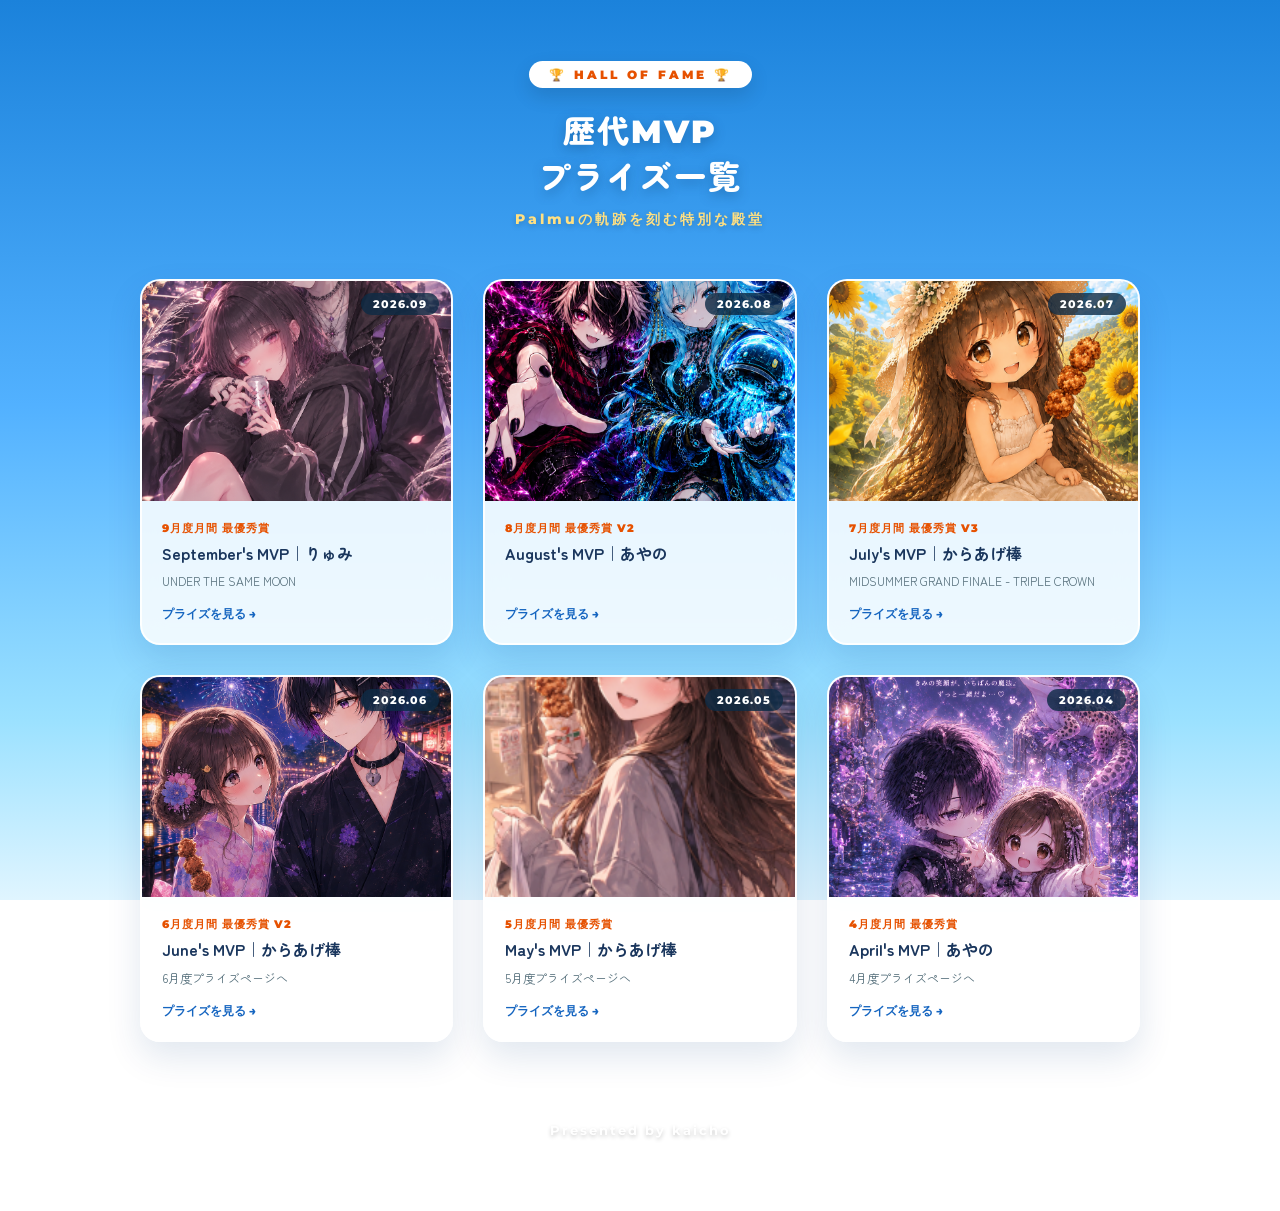
<file: index.html>
<!DOCTYPE html>
<html lang="ja">
<head>
    <meta charset="UTF-8">
    <meta name="viewport" content="width=device-width, initial-scale=1.0">
    <title>歴代MVP<br>プライズ一覧</title>
    
    <link rel="preconnect" href="https://fonts.googleapis.com">
    <link rel="preconnect" href="https://fonts.gstatic.com" crossorigin>
    <link href="https://fonts.googleapis.com/css2?family=Montserrat:wght@400;800;900&family=Zen+Maru+Gothic:wght@500;700;900&display=swap" rel="stylesheet">
    
    <link rel="stylesheet" href="css/gallery.style.css">
</head>
<body>

    <div class="wrapper">

        <!-- ヘッダー -->
        <header class="header">
            <div class="v3-badge">🏆 HALL OF FAME 🏆</div>
            <h1>歴代MVP<br>プライズ一覧</h1>
            <p class="subtitle">Palmuの軌跡を刻む特別な殿堂</p>
        </header>

        <!-- ギャラリーカード一覧 -->
        <main class="gallery-grid">

<!-- 2026年9月 -->
<a href="months/2026-09.html" class="card">
    <div class="card-image">
        <img src="images/lockscreen09.png" alt="9月MVP リュミ">
        <span class="month-badge">2026.09</span>
    </div>

    <div class="card-content">
        <span class="tag">9月度月間 最優秀賞</span>
        <h2 class="card-title">September's MVP｜りゅみ</h2>
        <p class="card-desc">UNDER THE SAME MOON</p>
        <span class="btn-view">プライズを見る →</span>
    </div>
</a>

            <!-- 2026年8月 -->
            <a href="months/2026-08.html" class="card">
                <div class="card-image">
                    <img src="images/lockscreen08.png" alt="8月MVP あやの V2">
                    <span class="month-badge">2026.08</span>
                </div>
                <div class="card-content">
                    <span class="tag">8月度月間 最優秀賞 V2</span>
                    <h2 class="card-title">August's  MVP｜あやの</h2>
                    <span class="btn-view">プライズを見る →</span>
                </div>
            </a>


            <!-- 2026年7月 -->
            <a href="months/2026-07.html" class="card">
                <div class="card-image">
                    <img src="images/lockscreen07.png" alt="7月MVP からあげ棒 V3">
                    <span class="month-badge">2026.07</span>
                </div>
                <div class="card-content">
                    <span class="tag">7月度月間 最優秀賞 V3</span>
                    <h2 class="card-title">July's  MVP｜からあげ棒</h2>
                    <p class="card-desc">MIDSUMMER GRAND FINALE - TRIPLE CROWN</p>
                    <span class="btn-view">プライズを見る →</span>
                </div>
            </a>

            <!-- 2026年6月（サンプルのためダミーリンク） -->
            <a href="months/2026-06.html" class="card">
                <div class="card-image">
                    <img src="images/lockscreen06.png" alt="6月MVP からあげ棒 V2">

                    <span class="month-badge">2026.06</span>
                </div>
                <div class="card-content">
                    <span class="tag">6月度月間 最優秀賞 V2</span>
                    <h2 class="card-title">June's  MVP｜からあげ棒</h2>
                    <p class="card-desc">6月度プライズページへ</p>
                    <span class="btn-view">プライズを見る →</span>
                </div>
            </a>

            <!-- 2026年5月 -->
            <a href="months/2026-05.html" class="card">
                <div class="card-image">
                    <img src="images/mvp5.webp" alt="5月MVP からあげ棒 ">
                    <span class="month-badge">2026.05</span>
                </div>
                <div class="card-content">
                    <span class="tag">5月度月間 最優秀賞 </span>
                    <h2 class="card-title">May's  MVP｜からあげ棒</h2>
                    <p class="card-desc">5月度プライズページへ</p>
                    <span class="btn-view">プライズを見る →</span>
                </div>
            </a>

            <!-- 2026年4月 -->
            <a href="months/2026-04.html" class="card">
                <div class="card-image">
                    <img src="images/lockscreen04.png" alt="4月MVP あやの">
                    <span class="month-badge">2026.04</span>
                </div>
                <div class="card-content">
                    <span class="tag">4月度月間 最優秀賞</span>
                    <h2 class="card-title">April's  MVP｜あやの</h2>
                    <p class="card-desc">4月度プライズページへ</p>
                    <span class="btn-view">プライズを見る →</span>
                </div>
            </a>

        </main>

        <!-- フッター -->
        <footer class="footer">
            <p class="footer-sign">Presented by kaicho</p>
        </footer>

    </div>

</body>
</html>
</file>
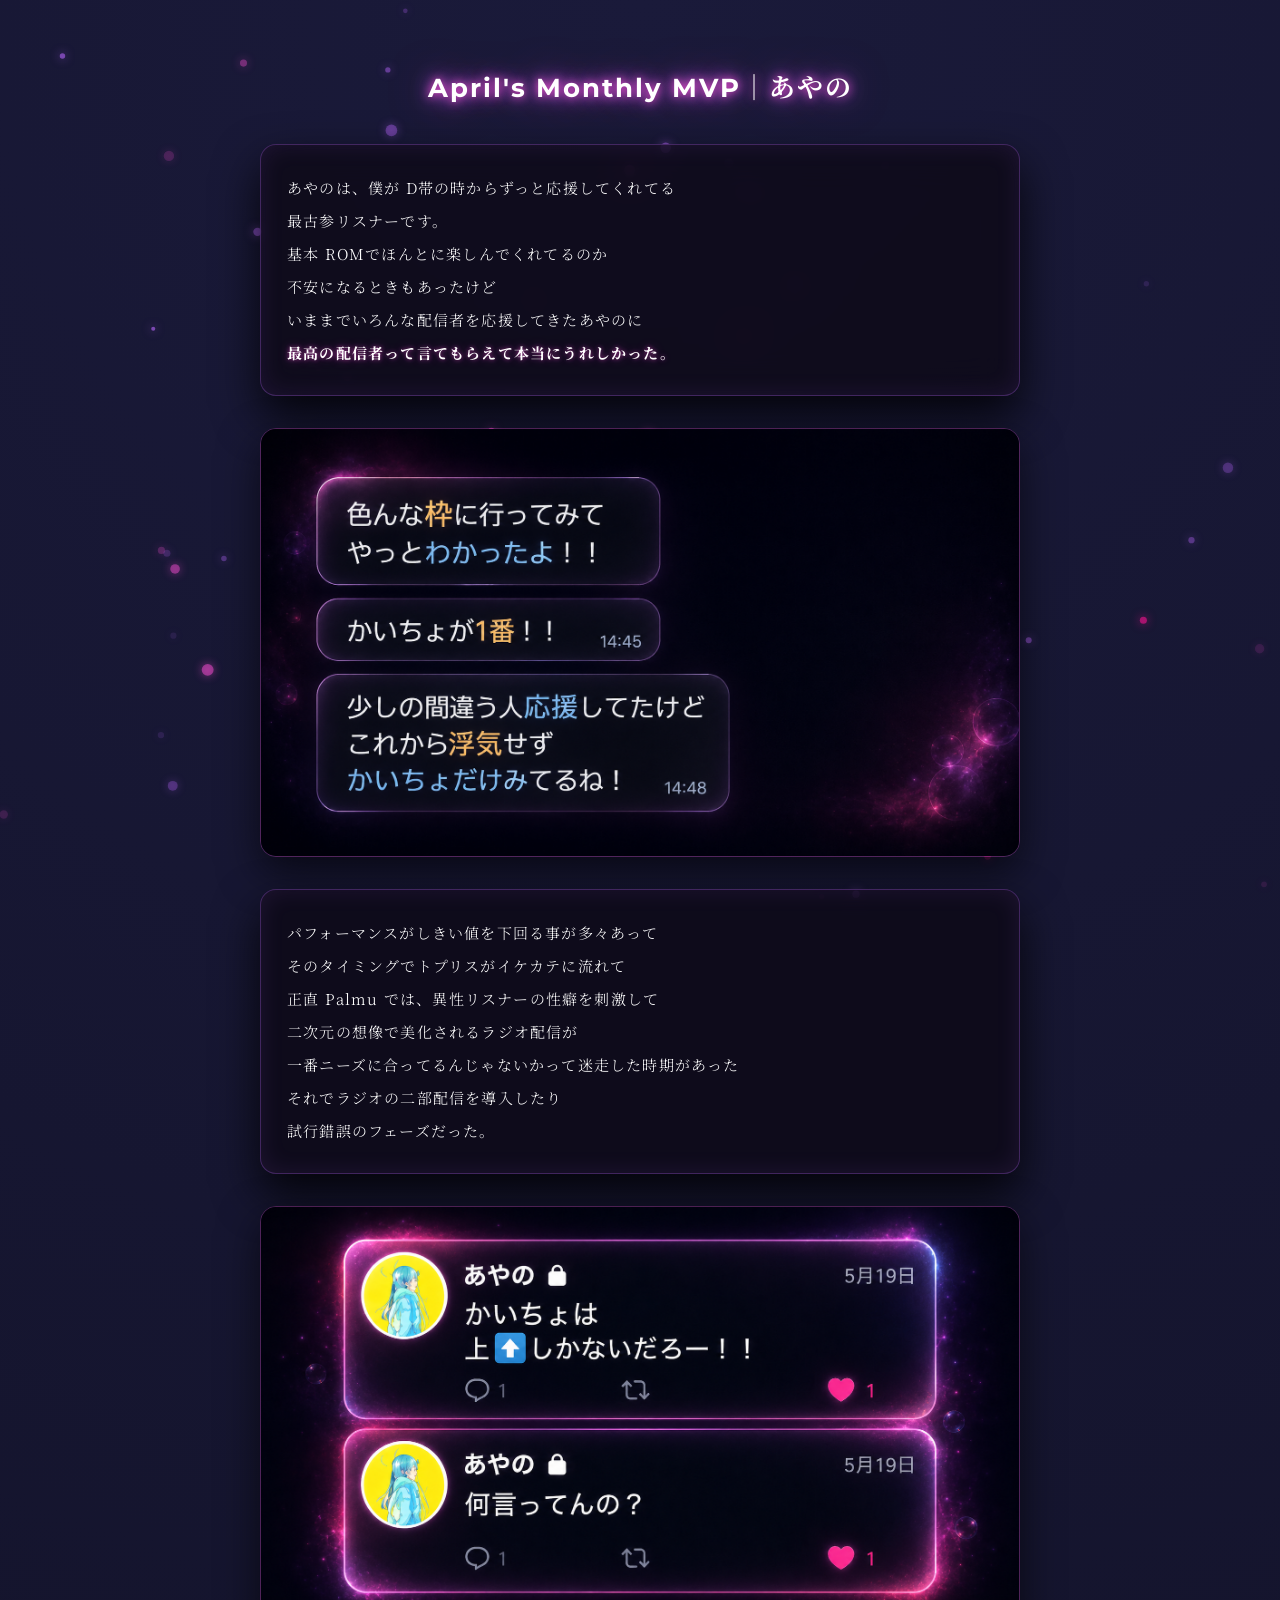
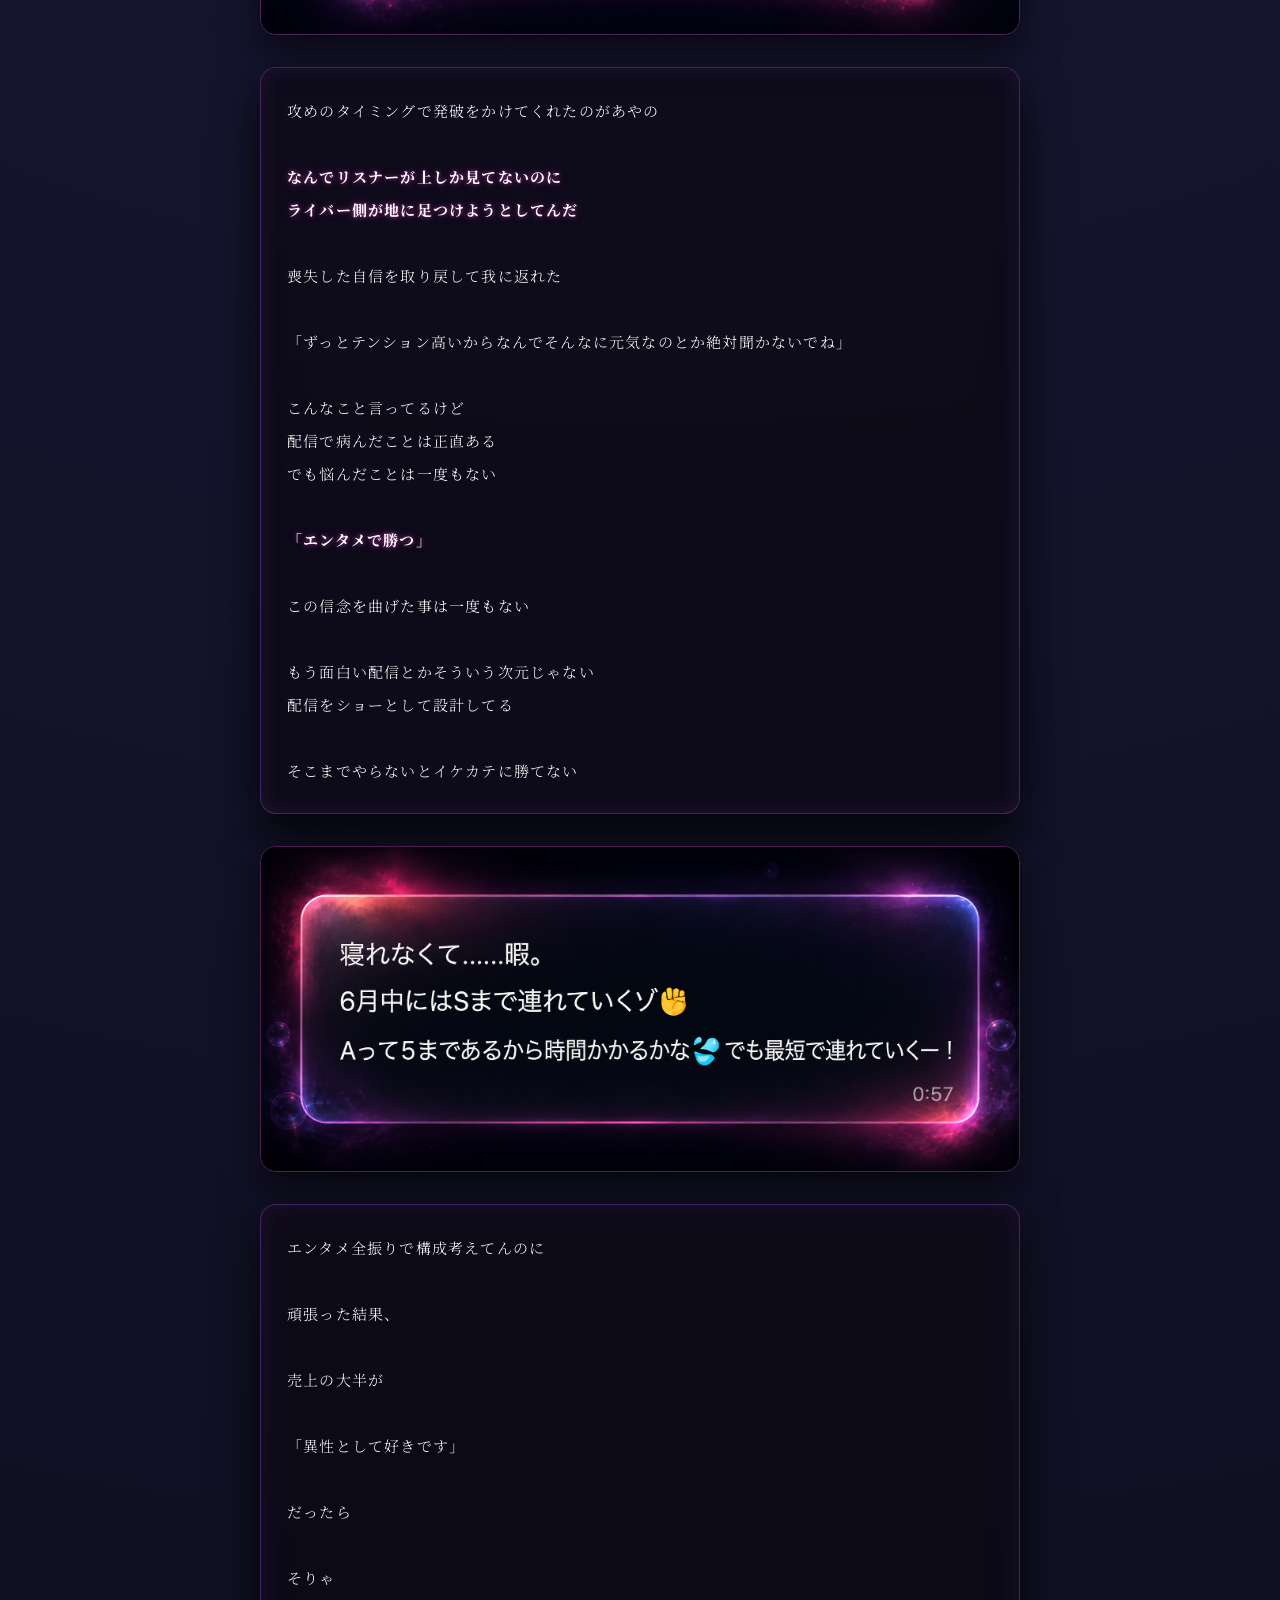
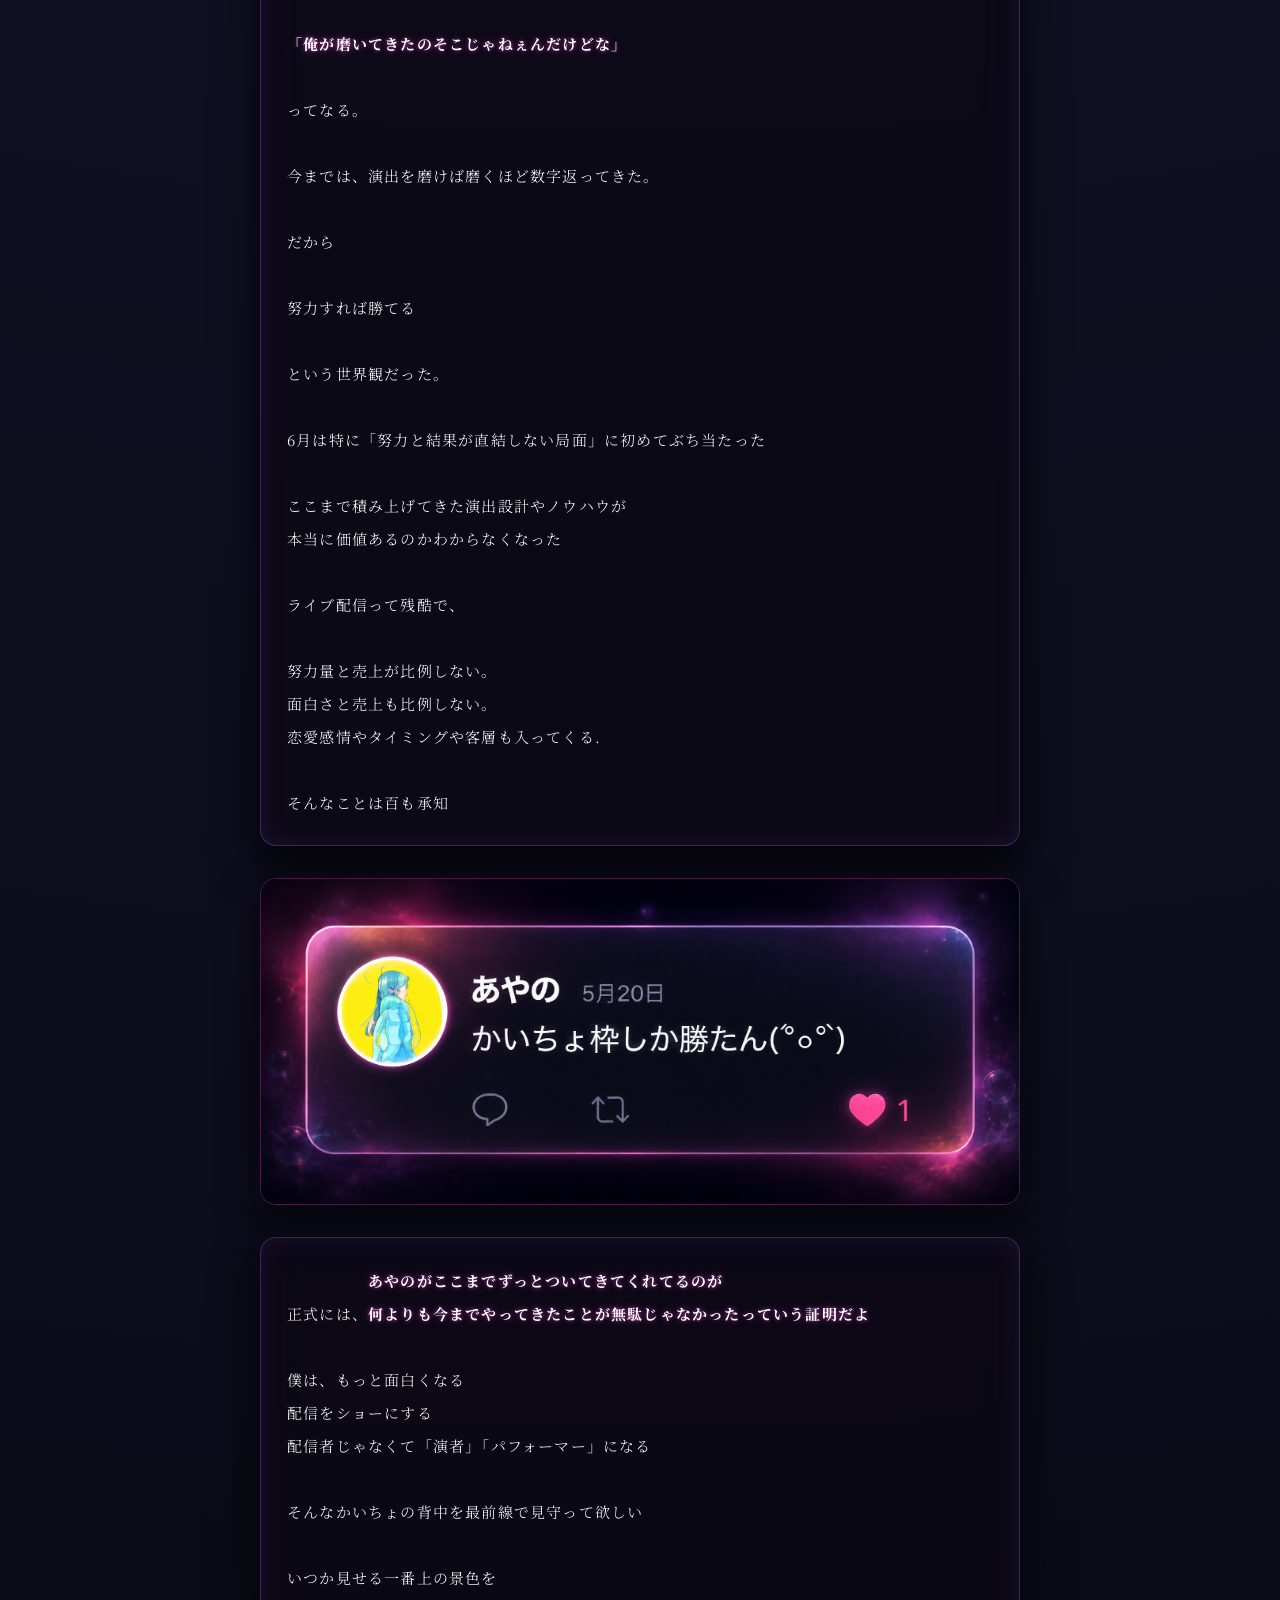
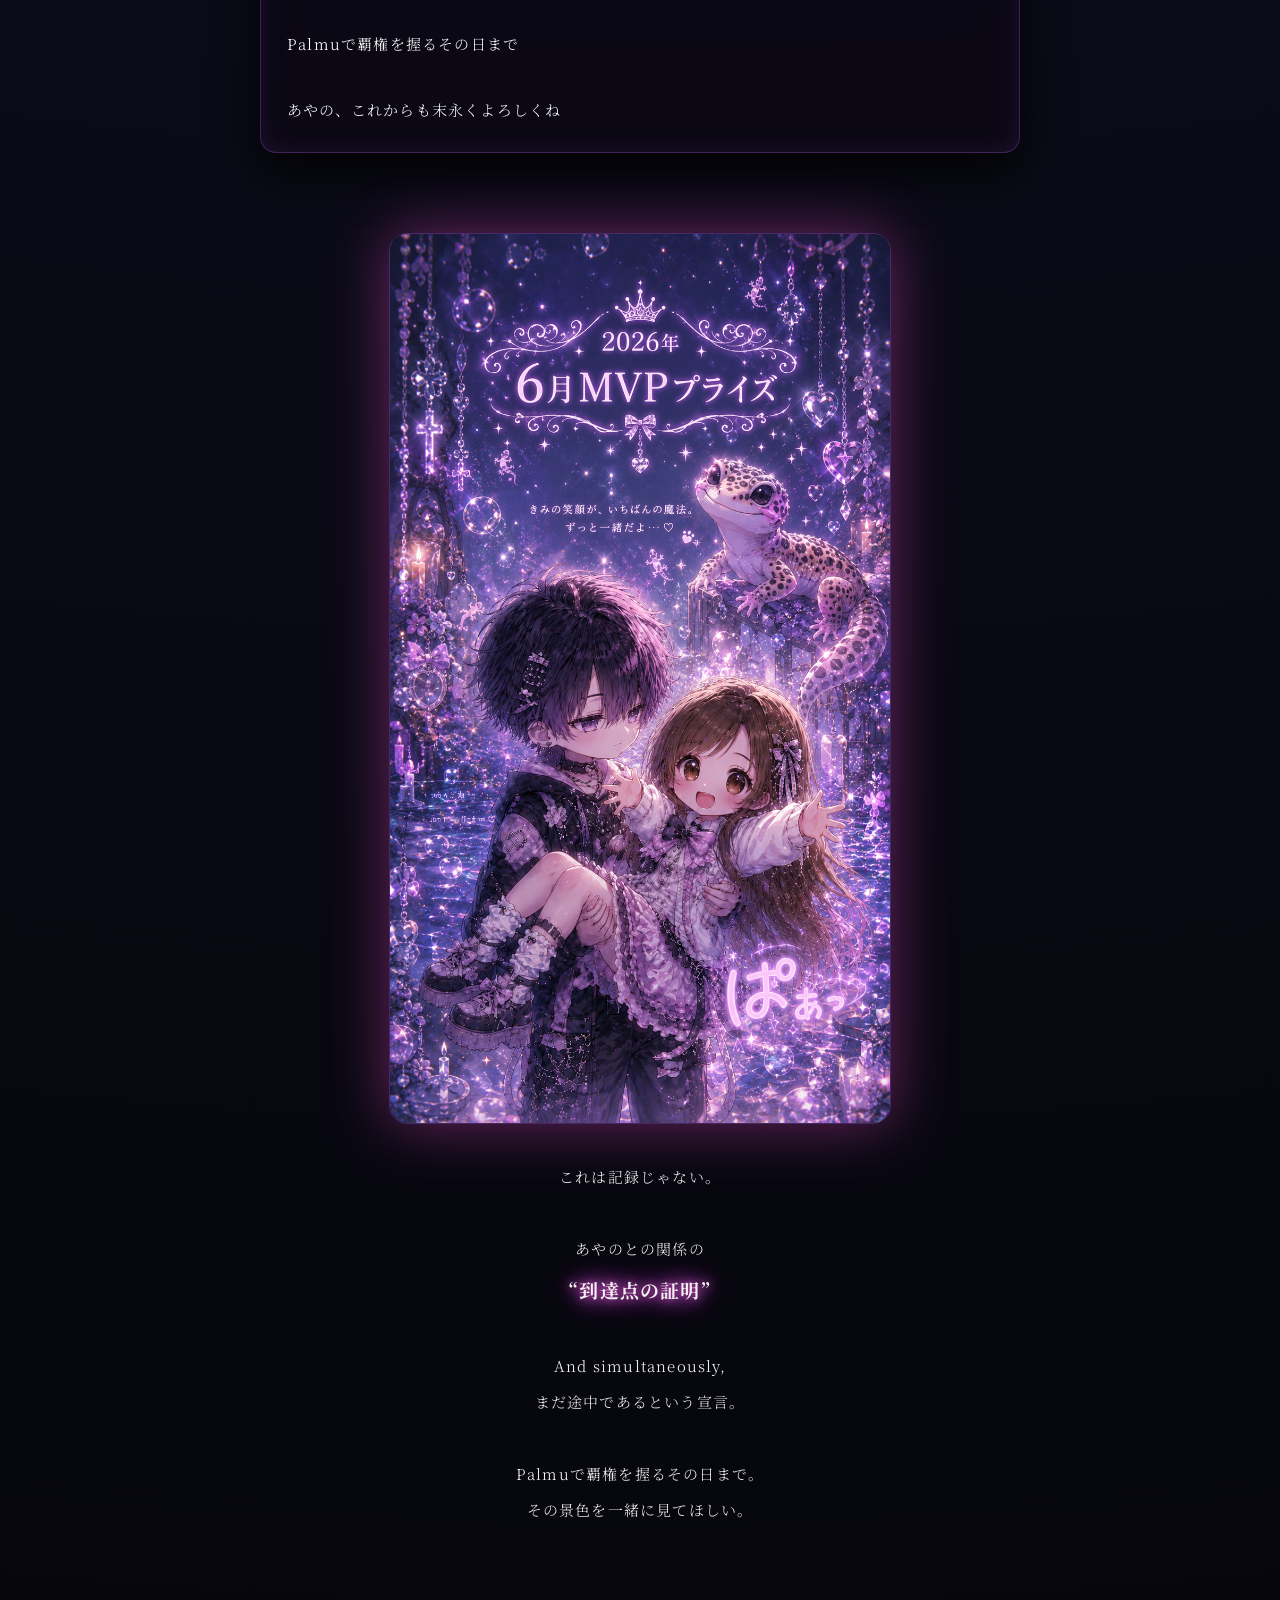
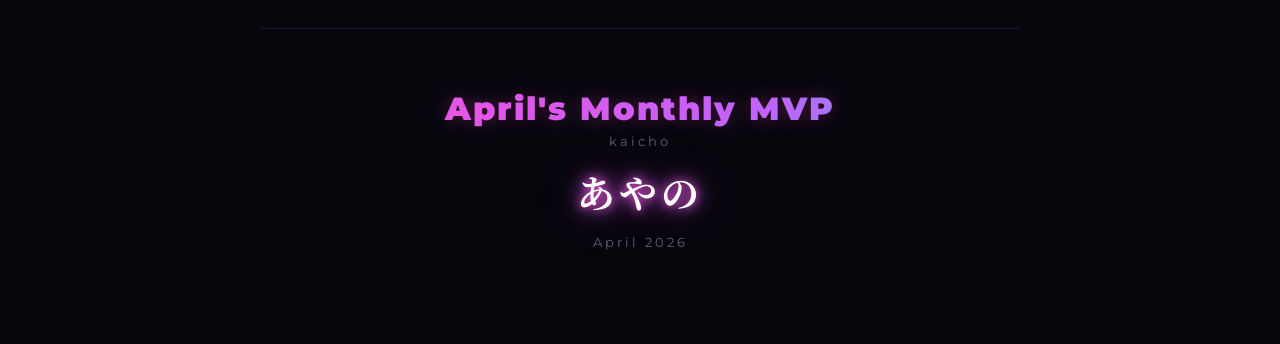
<file: 2026-04.html>
<!DOCTYPE html>
<html lang="ja">
<head>
<meta charset="UTF-8">
<meta name="viewport" content="width=device-width, initial-scale=1.0">
<title>April's Monthly MVP｜あやの</title>

<!-- Google Fonts 読み込み：明朝体と美しい欧文フォント -->
<link rel="preconnect" href="https://fonts.googleapis.com">
<link rel="preconnect" href="https://fonts.gstatic.com" crossorigin>
<link href="https://fonts.googleapis.com/css2?family=Montserrat:wght@300;400;800;900&family=Noto+Serif+JP:wght@300;500;700&display=swap" rel="stylesheet">

<style>
/* ==========================================================================
   地雷ファンタジー・儚さバブル特化型 最終確定版カスタムCSS
   ========================================================================== */
body {
    margin: 0;
    font-family: "Noto Serif JP", serif;
    background: radial-gradient(circle at top, #1a1a3a, #05050a);
    color: #fff;
    overflow-x: hidden;
}

.wrapper {
    max-width: 760px;
    margin: 0 auto;
    padding: 50px 18px;
    position: relative;
    z-index: 10;
}

.header {
    text-align: center;
    margin-bottom: 40px;
}

.header h1 {
    font-family: "Montserrat", "Noto Serif JP", serif;
    font-size: 26px;
    font-weight: 700;
    color: #fff;
    letter-spacing: 2px;
    text-shadow: 
        0 0 10px #ff4fd8,
        0 0 20px #b967ff,
        0 0 40px rgba(255, 79, 216, 0.5);
}

/* 原文（極上明朝体 ＆ 絶妙な文字間隔でエモさ限界突破） */
.story {
    margin: 32px 0;
    padding: 26px;
    background: rgba(12, 8, 20, 0.75);
    backdrop-filter: blur(20px);
    -webkit-backdrop-filter: blur(20px);
    border-radius: 16px;
    border: 1px solid rgba(185, 103, 255, 0.3);
    box-shadow: 
        0 20px 45px rgba(0, 0, 0, 0.8),
        inset 0 0 25px rgba(185, 103, 255, 0.1);
    white-space: pre-wrap;
    line-height: 2.2;
    font-size: 15px;
    letter-spacing: 0.08em;
    font-weight: 300;
}

/* 画像カード（ホバーで神ネオンがさらにブーストする演出） */
.card {
    border-radius: 16px;
    overflow: hidden;
    border: 1px solid rgba(255, 79, 216, 0.25);
    box-shadow: 0 15px 40px rgba(0,0,0,0.6);
    margin: 32px 0;
    transition: transform 0.4s cubic-bezier(0.16, 1, 0.3, 1), box-shadow 0.4s ease, border-color 0.4s ease;
}

.card:hover {
    transform: translateY(-5px) scale(1.01);
    border-color: #ff4fd8;
    box-shadow: 
        0 25px 50px rgba(0, 0, 0, 0.8),
        0 0 30px rgba(255, 79, 216, 0.4);
}

.card img {
    width: 100%;
    display: block;
}

/* 特典ロック画面（最後） */
.end {
    margin-top: 80px;
    text-align: center;
}

.end img {
    width: 100%;
    max-width: 500px; /* 縦長スマホ壁紙を綺麗に見せるための最適幅 */
    margin: 0 auto;
    border-radius: 18px;
    border: 1px solid rgba(185, 103, 255, 0.35);
    box-shadow: 0 0 60px rgba(255, 79, 216, 0.4);
    display: block;
}

.end-text {
    margin-top: 35px;
    font-size: 15px;
    line-height: 2.4;
    opacity: 0.95;
    letter-spacing: 0.08em;
    font-weight: 300;
}

.glow {
    color: #fff;
    font-weight: 700;
    font-size: 19px;
    text-shadow: 
        0 0 10px #ff4fd8,
        0 0 20px #b967ff,
        0 0 30px #ff4fd8;
}

/* スクロールフェードイン用 */
.reveal {
    opacity: 0;
    transform: translateY(40px);
    transition: opacity 1.6s cubic-bezier(0.215, 0.610, 0.355, 1), transform 1.6s cubic-bezier(0.215, 0.610, 0.355, 1);
}

.reveal.show {
    opacity: 1;
    transform: translateY(0);
}

/* 夜に明滅するネオン強調 */
.vague-glow {
    color: #fff;
    font-weight: 700;
    position: relative;
    display: inline-block;
    text-shadow: 
        0 0 4px rgba(255, 79, 216, 0.6),
        0 0 12px rgba(255, 79, 216, 0.3);
    animation: vaguePulse 4s infinite ease-in-out;
}

@keyframes vaguePulse {
    0%, 100% {
        text-shadow: 
            0 0 4px rgba(255, 79, 216, 0.6),
            0 0 12px rgba(255, 79, 216, 0.3);
        opacity: 0.9;
    }
    50% {
        text-shadow: 
            0 0 8px #ff4fd8,
            0 0 20px #b967ff,
            0 0 30px rgba(255, 79, 216, 0.8);
        opacity: 1;
    }
}

/* フッターデザイン */
footer {
    margin-top: 100px;
    padding: 60px 0 40px 0;
    text-align: center;
    border-top: 1px solid rgba(255, 79, 216, 0.15);
    position: relative;
    z-index: 10;
}

.footer-mvp {
    font-family: "Montserrat", sans-serif;
    font-size: 32px;
    font-weight: 900;
    letter-spacing: 2px;
    margin-bottom: 5px;
    background: linear-gradient(90deg, #ff4fd8, #b967ff, #00f0ff, #ff4fd8);
    background-size: 200% auto;
    -webkit-background-clip: text;
    background-clip: text;
    -webkit-text-fill-color: transparent;
    animation: shineFlow 4s linear infinite;
    text-shadow: 0 0 20px rgba(255, 79, 216, 0.3);
}

.footer-ayano {
    font-size: 38px;
    font-weight: 700;
    letter-spacing: 4px;
    color: #fff;
    margin: 15px 0;
    text-shadow: 
        0 0 10px #ff4fd8,
        0 0 20px #b967ff,
        0 0 40px rgba(255, 79, 216, 0.6);
}

.footer-sub {
    font-family: "Montserrat", sans-serif;
    font-size: 13px;
    color: #a0a0b0;
    letter-spacing: 3px;
    opacity: 0.6;
    margin: 4px 0;
    font-weight: 400;
}

@keyframes shineFlow {
    0% { background-position: 0% center; }
    100% { background-position: 200% center; }
}
</style>

</head>

<body>

<div class="wrapper">

    <div class="header">
        <h1>April's Monthly MVP｜あやの</h1>
    </div>

    <div class="story">あやのは、僕が D帯の時からずっと応援してくれてる
最古参リスナーです。
基本 ROMでほんとに楽しんでくれてるのか
不安になるときもあったけど
いままでいろんな配信者を応援してきたあやのに
<span class="vague-glow">最高の配信者って言てもらえて本当にうれしかった。</span></div>

    <!-- 1枚目：上しかないだろ / 何言ってんの -->
    <div class="card">
        <img src="../images/tweet04.png" alt="MVPツイート画像01">
    </div>

    <div class="story">パフォーマンスがしきい値を下回る事が多々あって
そのタイミングでトプリスがイケカテに流れて
正直 Palmu では、異性リスナーの性癖を刺激して
二次元の想像で美化されるラジオ配信が
一番ニーズに合ってるんじゃないかって迷走した時期があった
それでラジオの二部配信を導入したり
試行錯誤のフェーズだった。</div>

    <!-- 2枚目：かいちょ枠しか勝たん -->
    <div class="card">
        <img src="../images/tweet01.png" alt="MVPツイート画像02">
    </div>

    <div class="story">攻めのタイミングで発破をかけてくれたのがあやの

<span class="vague-glow">なんでリスナーが上しか見てないのに
ライバー側が地に足つけようとしてんだ</span>

喪失した自信を取り戻して我に返れた

「ずっとテンション高いからなんでそんなに元気なのとか絶対聞かないでね」

こんなこと言ってるけど
配信で病んだことは正直ある
でも悩んだことは一度もない

<span class="vague-glow">「エンタメで勝つ」</span>

この信念を曲げた事は一度もない

もう面白い配信とかそういう次元じゃない
配信をショーとして設計してる

そこまでやらないとイケカテに勝てない</div>

    <!-- 4枚目：新デザイン・色んな枠に行ってみて（ここへ美しく挿入！） -->
    <div class="card">
        <img src="../images/tweet03.png" alt="MVPツイート画像04">
    </div>

    <div class="story">エンタメ全振りで構成考えてんのに

頑張った結果、

売上の大半が

「異性として好きです」

だったら

そりゃ

<span class="vague-glow">「俺が磨いてきたのそこじゃねぇんだけどな」</span>

ってなる。

今までは、演出を磨けば磨くほど数字返ってきた。

だから

努力すれば勝てる

という世界観だった。

6月は特に「努力と結果が直結しない局面」に初めてぶち当たった

ここまで積み上げてきた演出設計やノウハウが
本当に価値あるのかわからなくなった

ライブ配信って残酷で、

努力量と売上が比例しない。
面白さと売上も比例しない。
恋愛感情やタイミングや客層も入ってくる.

そんなことは百も承知</div>

    <!-- 3枚目：6月中にはSまで連れていくゾ -->
    <div class="card">
        <img src="../images/tweet02.png" alt="MVPツイート画像03">
    </div>

    <div class="story">正式には、<span class="vague-glow">あやのがここまでずっとついてきてくれてるのが
何よりも今までやってきたことが無駄じゃなかったっていう証明だよ</span>

僕は、もっと面白くなる
配信をショーにする
配信者じゃなくて「演者」「パフォーマー」になる

そんなかいちょの背中を最前線で見守って欲しい

いつか見せる一番上の景色を

Palmuで覇権を握るその日まで

あやの、これからも末永くよろしくね</div>

    <!-- 最後：究極のご褒美ロック画面 -->
    <div class="end">

        <img src="../images/lockscreen04.png" alt="特典ロック画面グラフィック">

        <div class="end-text">
            これは記録じゃない。<br><br>

            あやのとの関係の<br>
            <span class="glow">“到達点の証明”</span><br><br>

            And simultaneously, <br>
            まだ途中であるという宣言。<br><br>

            Palmuで覇権を握るその日まで。<br>
            その景色を一緒に見てほしい。
        </div>

    </div>

    <footer>
        <div class="footer-mvp">April's Monthly MVP</div>
        <div class="footer-sub">kaicho</div>
        <div class="footer-ayano">あやの</div>
        <div class="footer-sub">April 2026</div>
    </footer>
</div>

<canvas id="particles" style="position: fixed; inset: 0; pointer-events: none; z-index: 1;"></canvas>

<script>
// スクロールフェードイン演出
const observer = new IntersectionObserver((entries) => {
  entries.forEach((entry) => {
    if (entry.isIntersecting) {
      entry.target.classList.add("show");
    }
  });
}, {
  threshold: 0.1
});

document.querySelectorAll(".story, .card, .end, footer").forEach((el) => {
  el.classList.add("reveal");
  observer.observe(el);
});

// Canvas：永遠のネオンバブル
const canvas = document.getElementById("particles");
const ctx = canvas.getContext("2d");
let particles = [];

function resize() {
  canvas.width = window.innerWidth;
  canvas.height = window.innerHeight;
  initParticles();
}

function initParticles() {
  particles = [];
  for (let i = 0; i < 60; i++) {
    const colors = ["#ff4fd8", "#b967ff", "#ff1493"];
    const randomColor = colors[Math.floor(Math.random() * colors.length)];
    
    particles.push({
      x: Math.random() * canvas.width,
      y: Math.random() * canvas.height,
      size: Math.random() * 4 + 2, 
      speedY: Math.random() * 0.4 + 0.15, 
      speedX: Math.sin(Math.random() * Math.PI) * 0.2, 
      opacity: Math.random() * 0.5 + 0.1,
      fadeSpeed: Math.random() * 0.003 + 0.001, 
      color: randomColor
    });
  }
}

window.addEventListener("resize", resize);
resize();

function animate() {
  ctx.clearRect(0, 0, canvas.width, canvas.height);

  particles.forEach((p) => {
    ctx.beginPath();
    ctx.fillStyle = p.color;
    ctx.shadowBlur = 10;
    ctx.shadowColor = p.color;
    
    ctx.globalAlpha = p.opacity;
    ctx.arc(p.x, p.y, p.size, 0, Math.PI * 2);
    ctx.fill();

    p.y -= p.speedY;
    p.x += p.speedX;
    p.opacity -= p.fadeSpeed;

    if (p.y < -20 || p.opacity <= 0) {
      p.y = canvas.height + Math.random() * 30;
      p.x = Math.random() * canvas.width;
      p.opacity = Math.random() * 0.5 + 0.2;
    }
  });
  
  ctx.globalAlpha = 1.0; 
  requestAnimationFrame(animate);
}

animate();
</script>

</body>
</html>
</file>
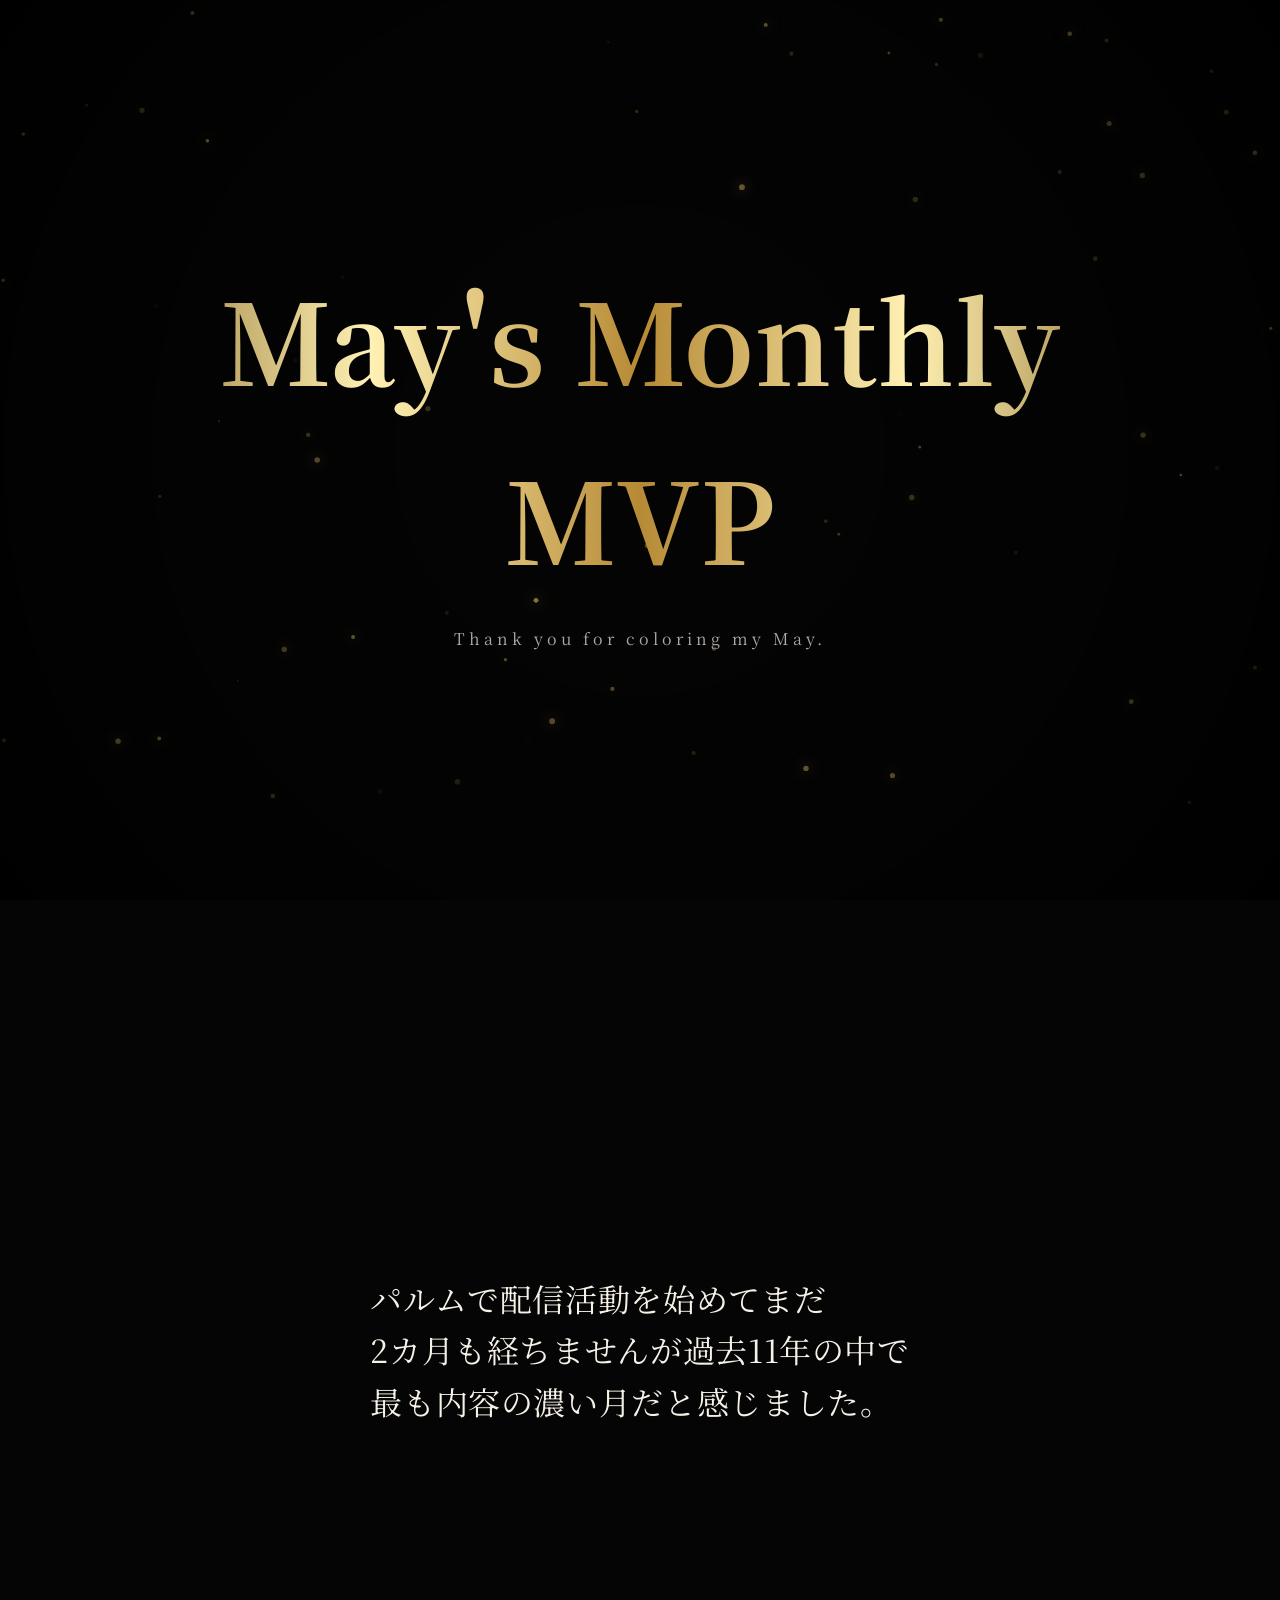
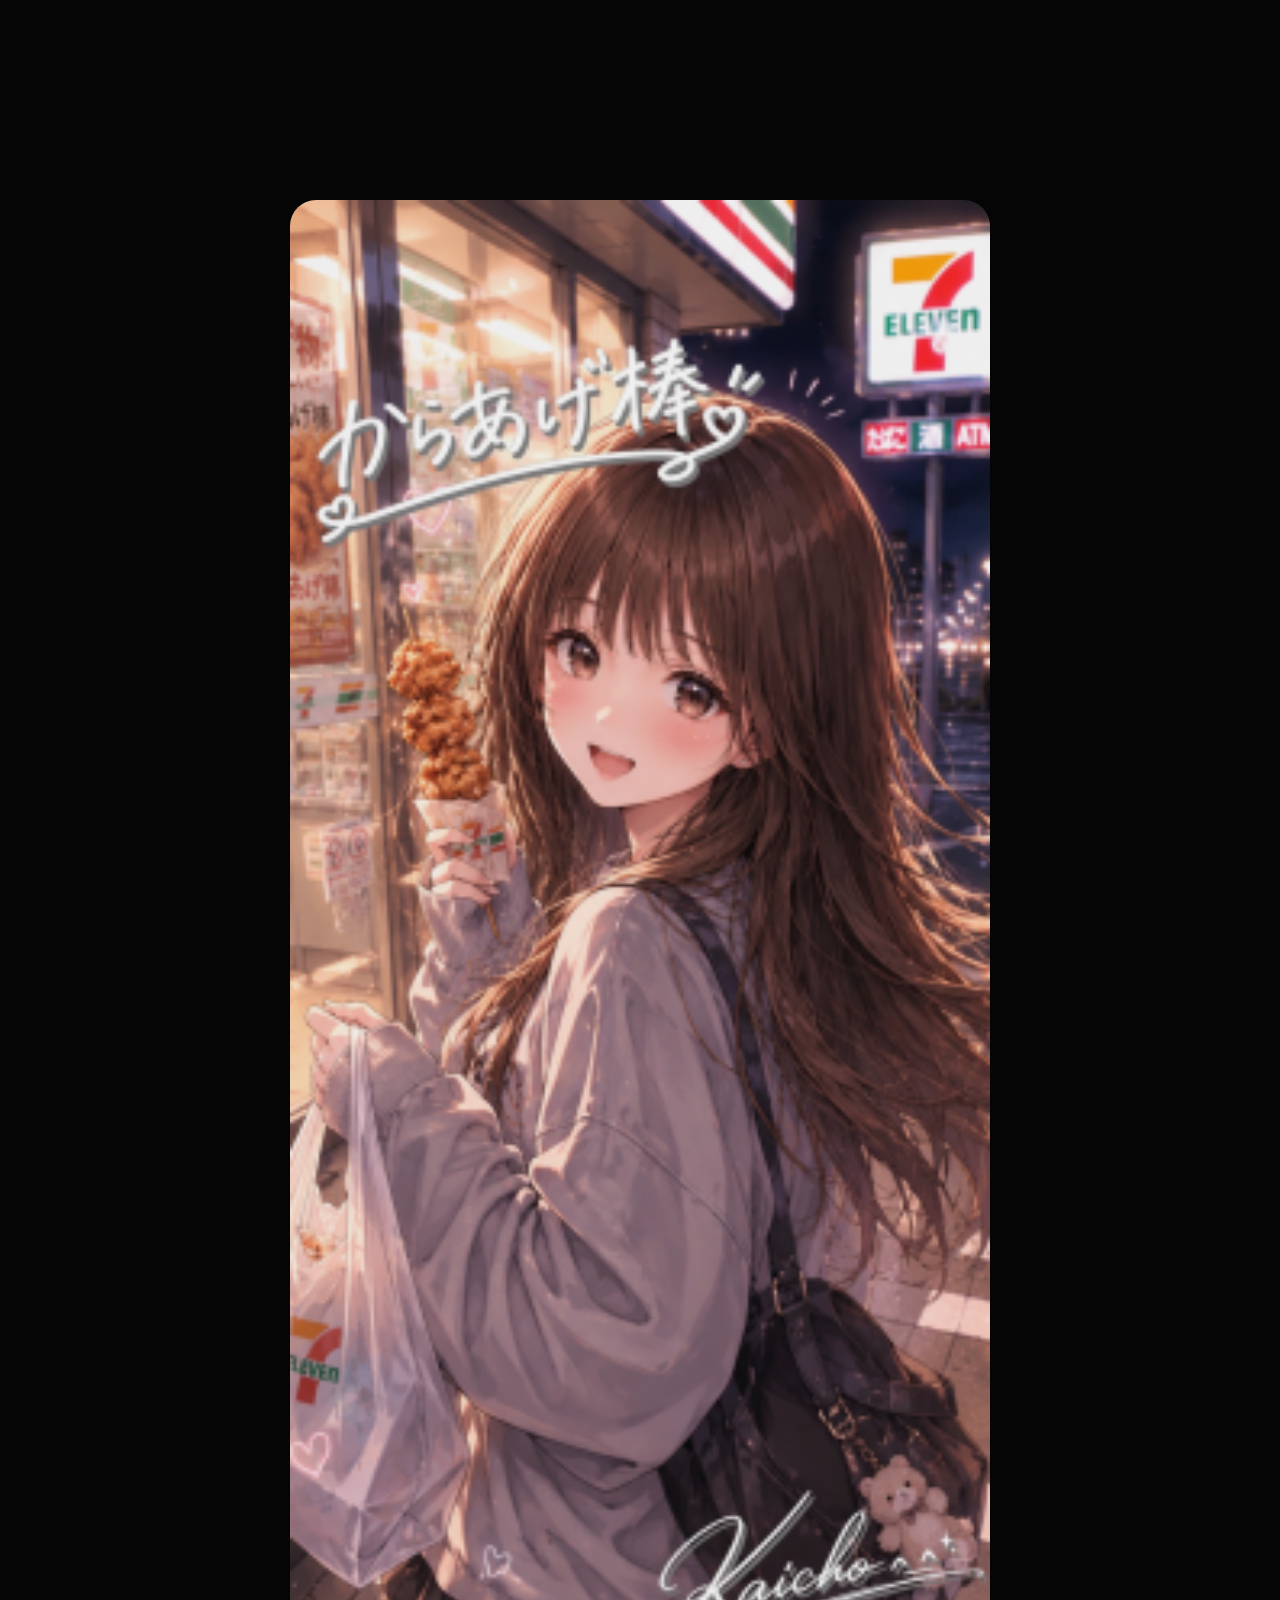
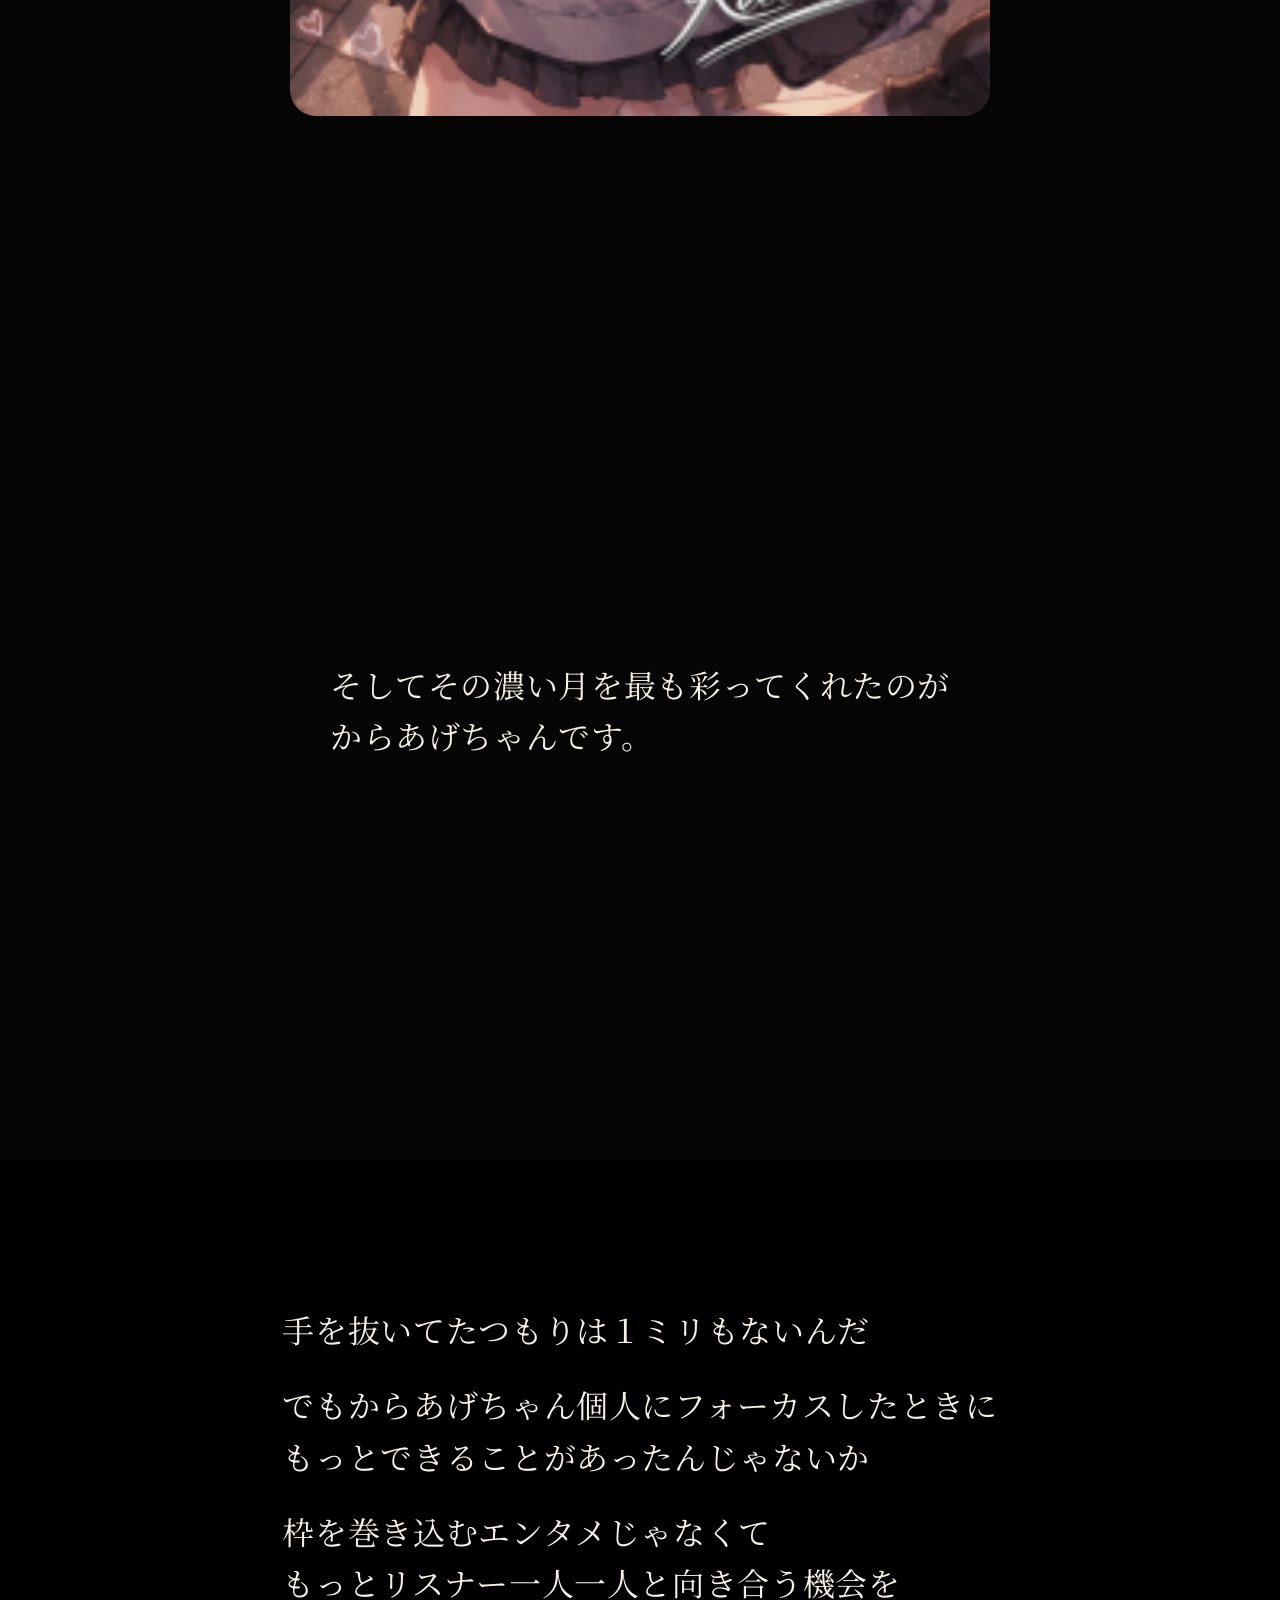
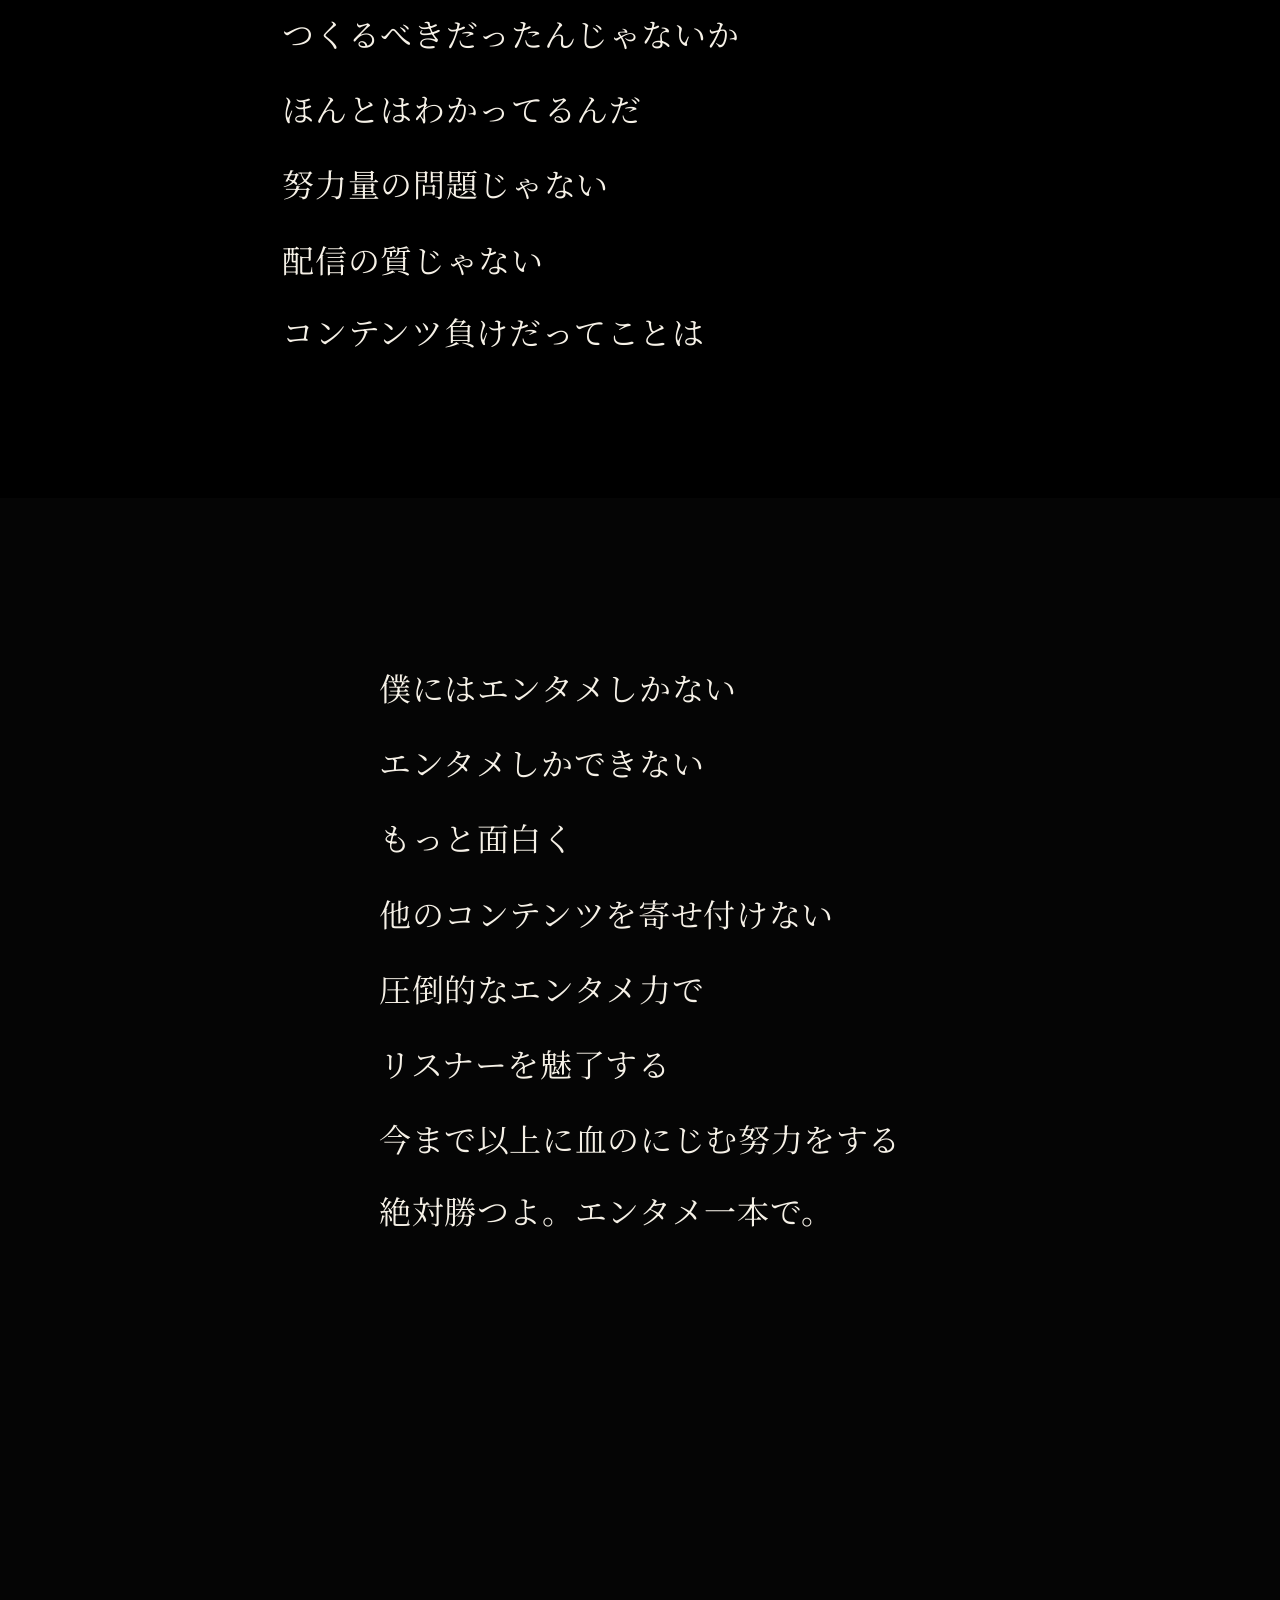
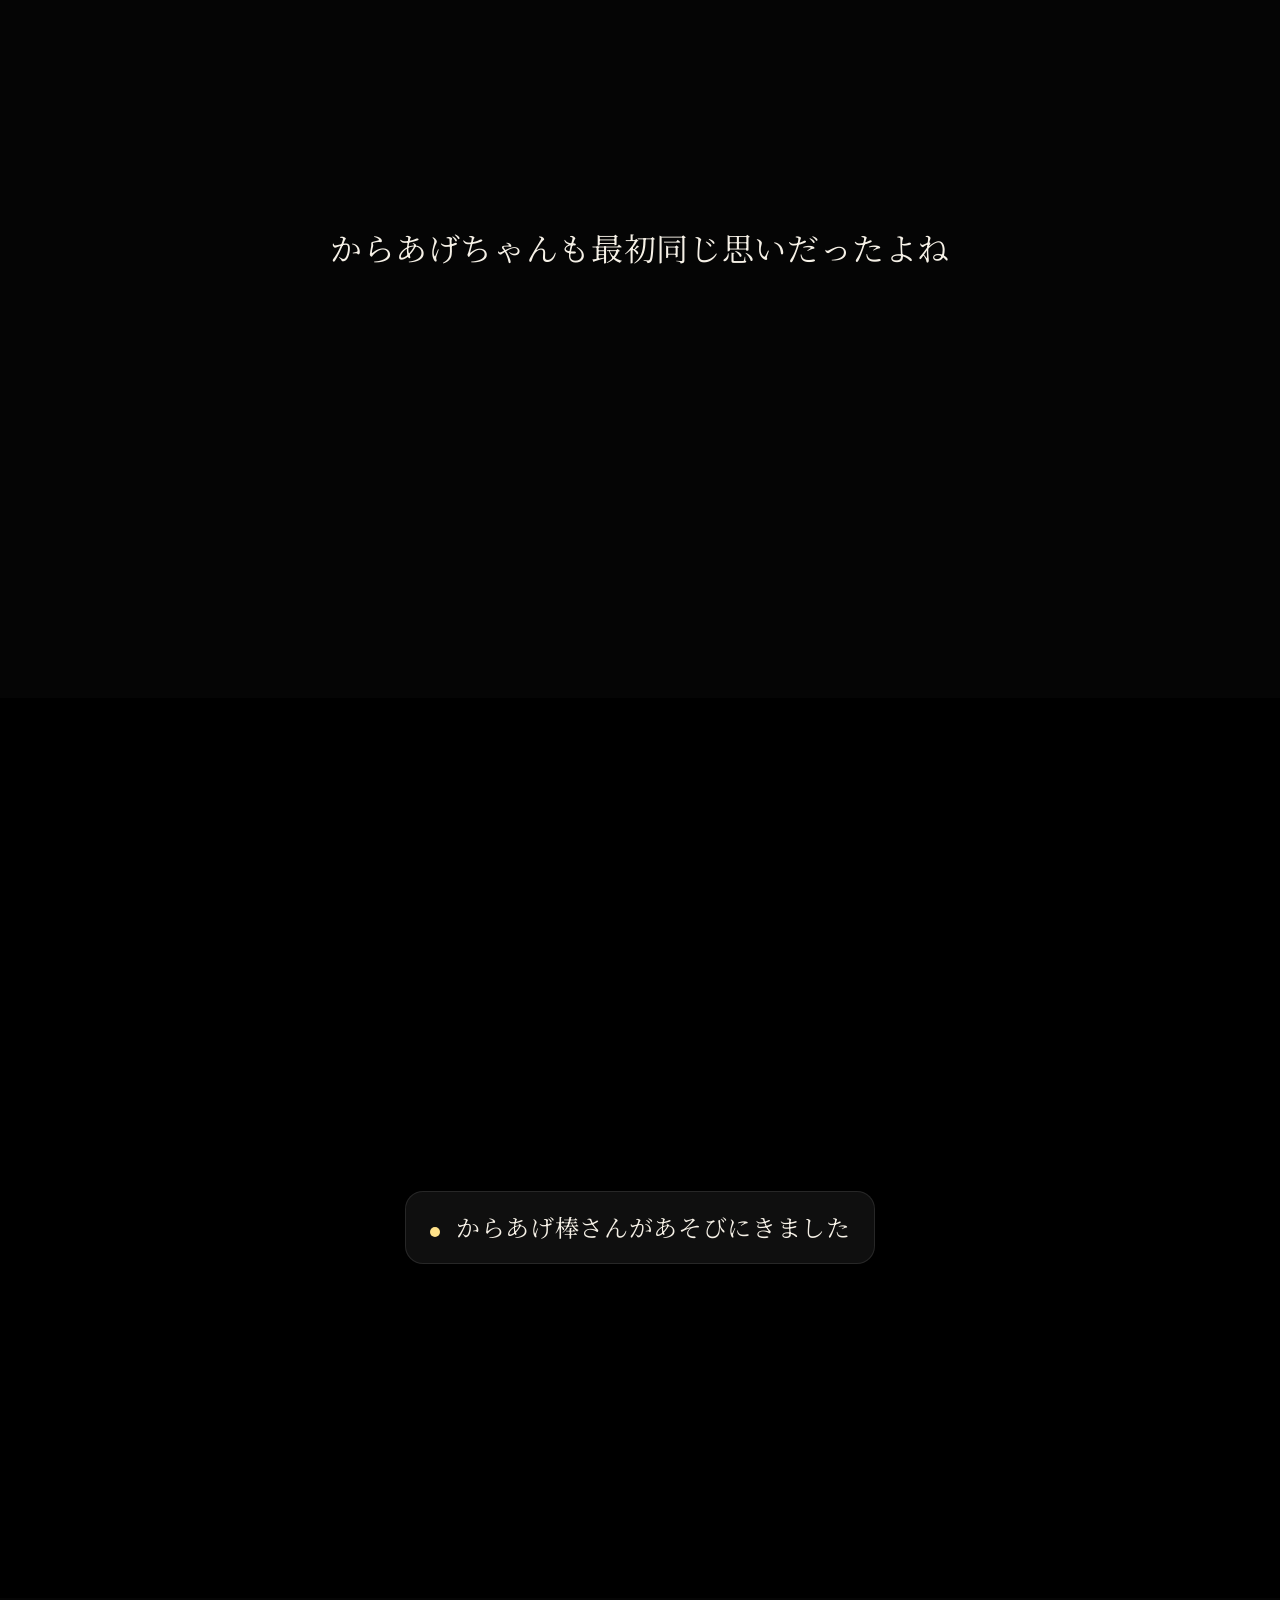
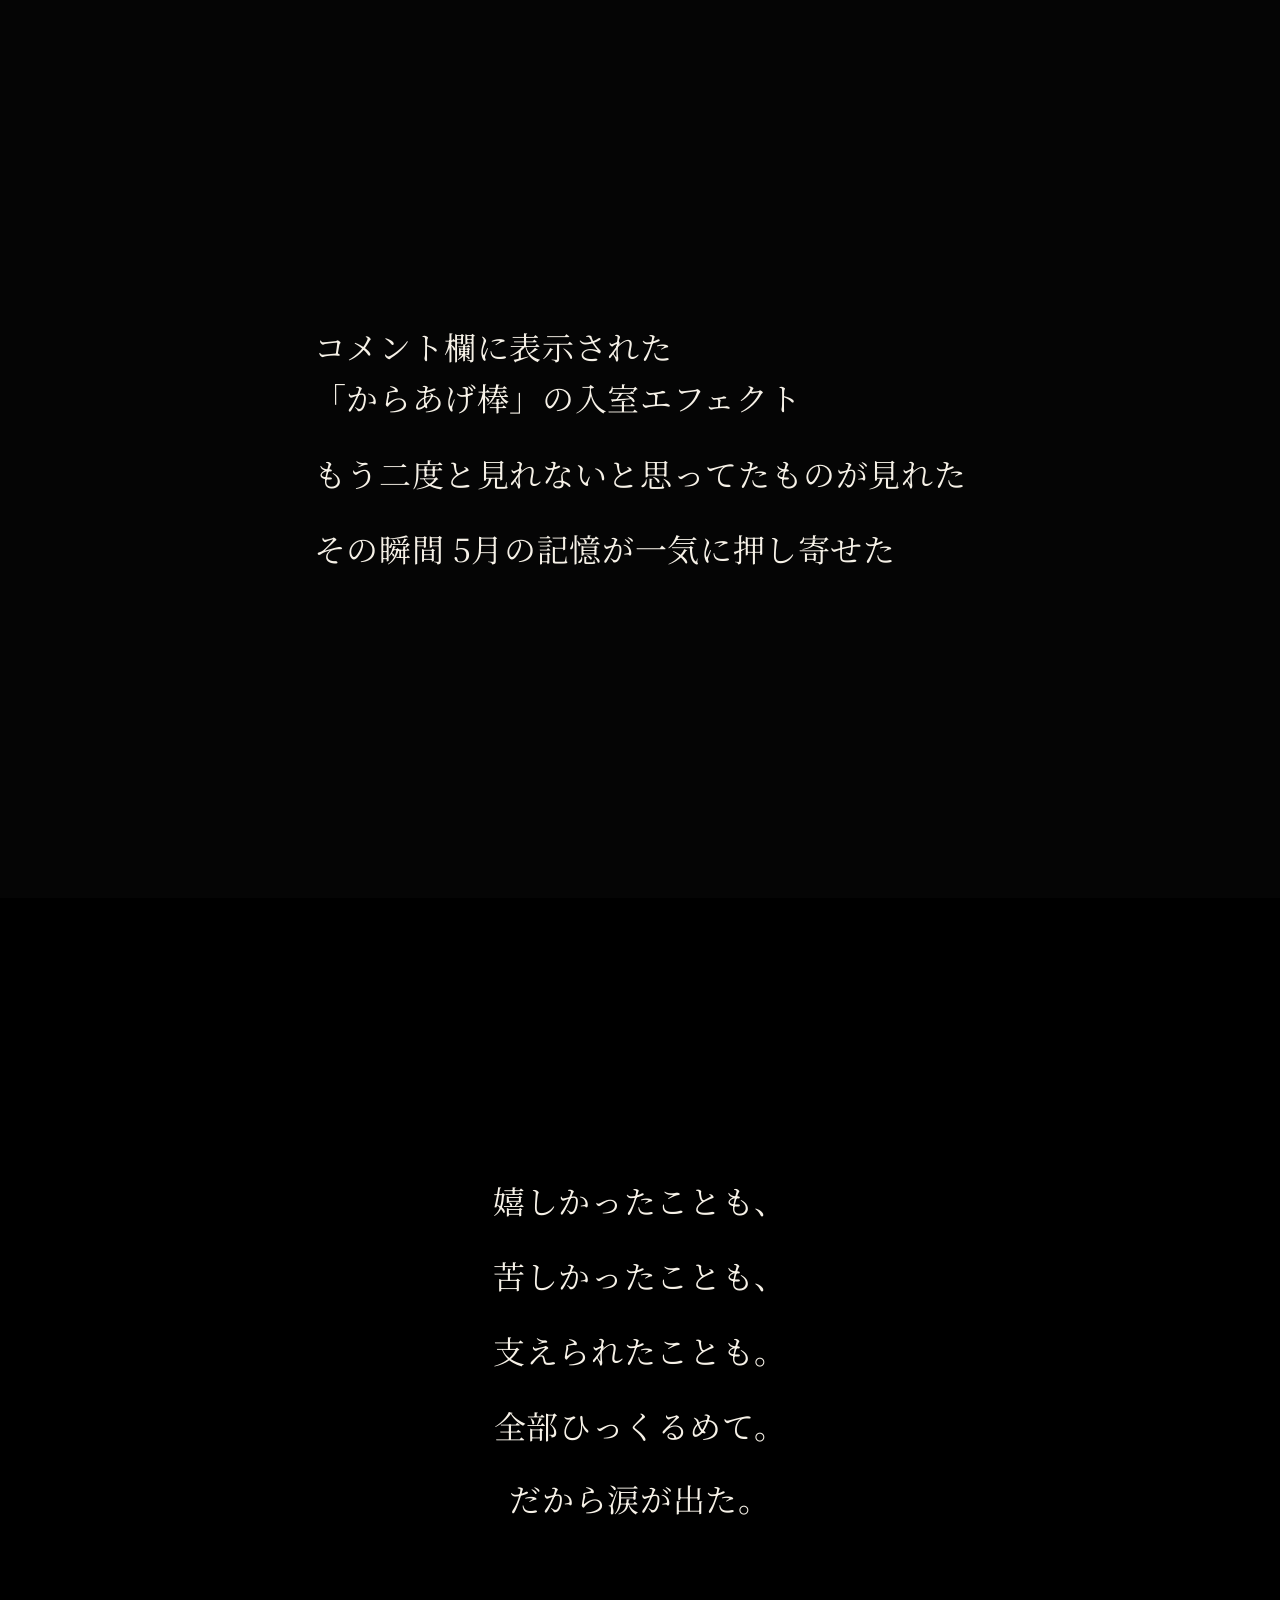
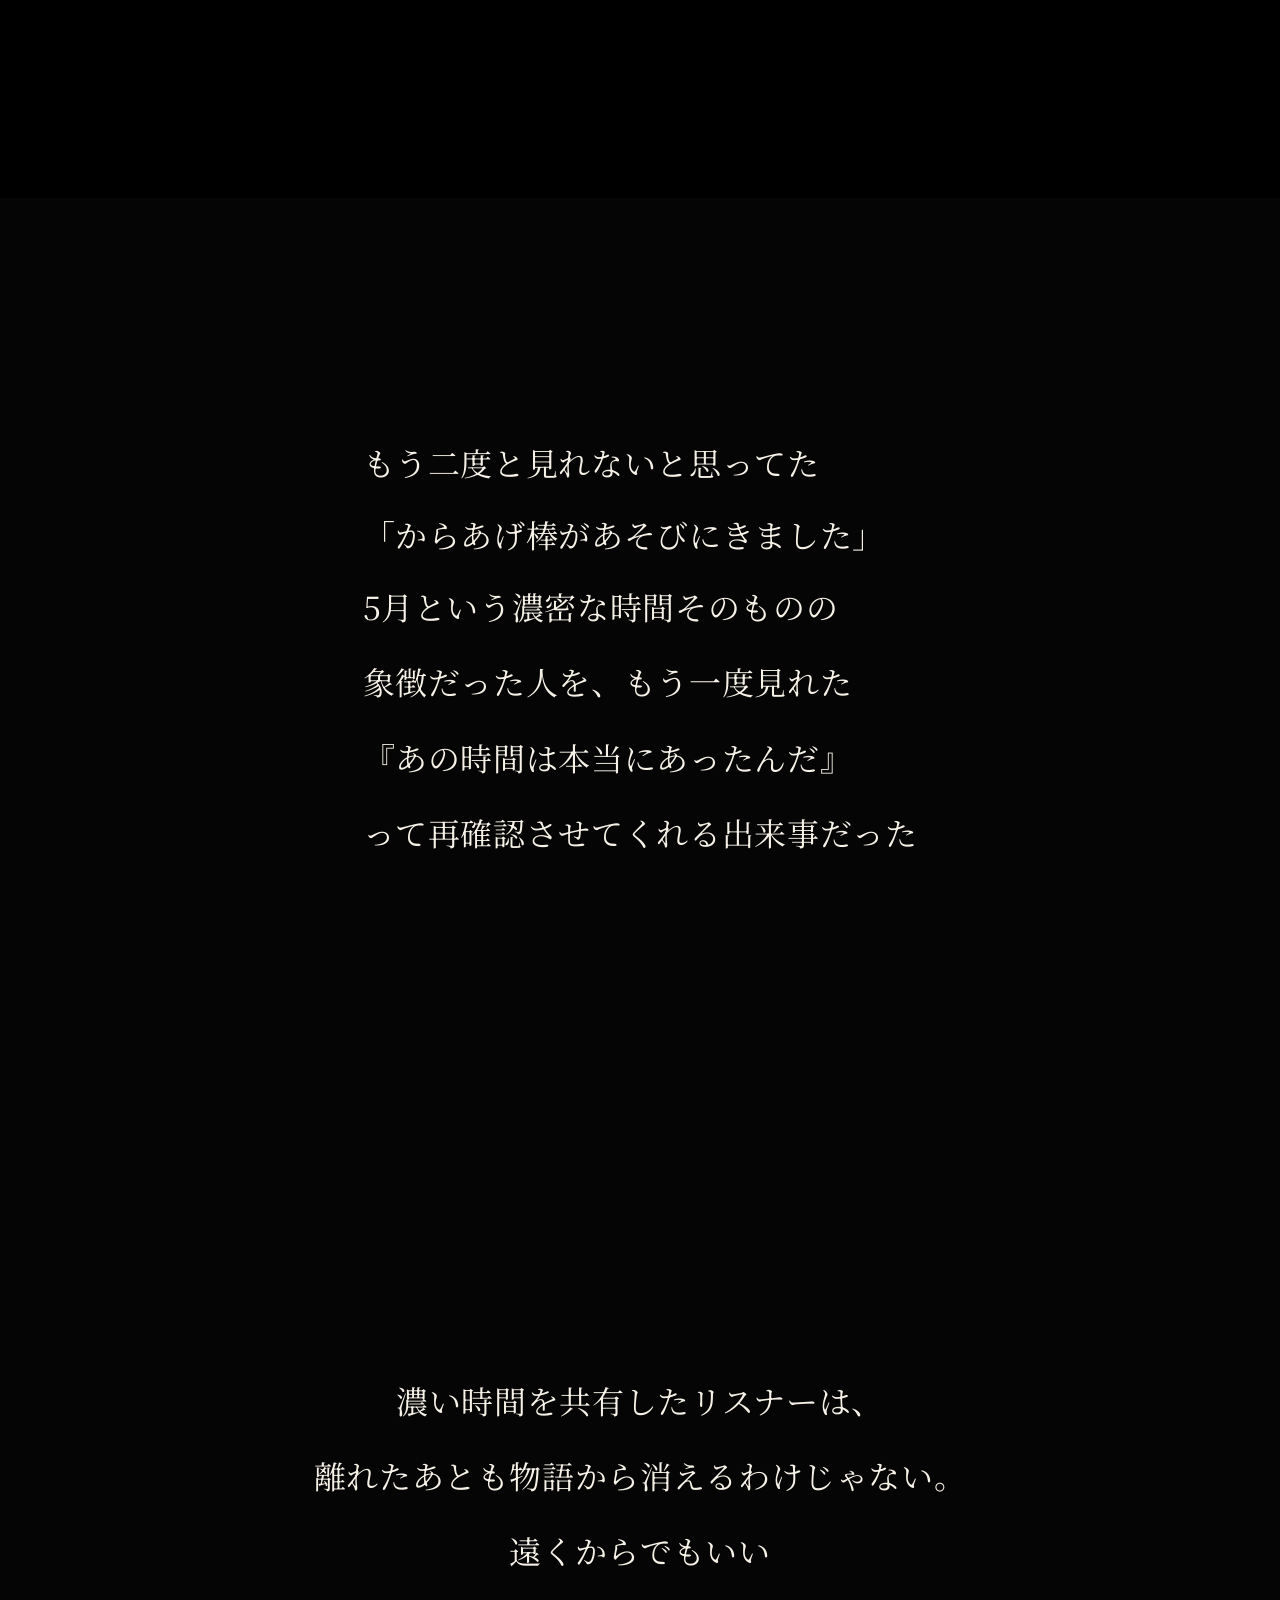
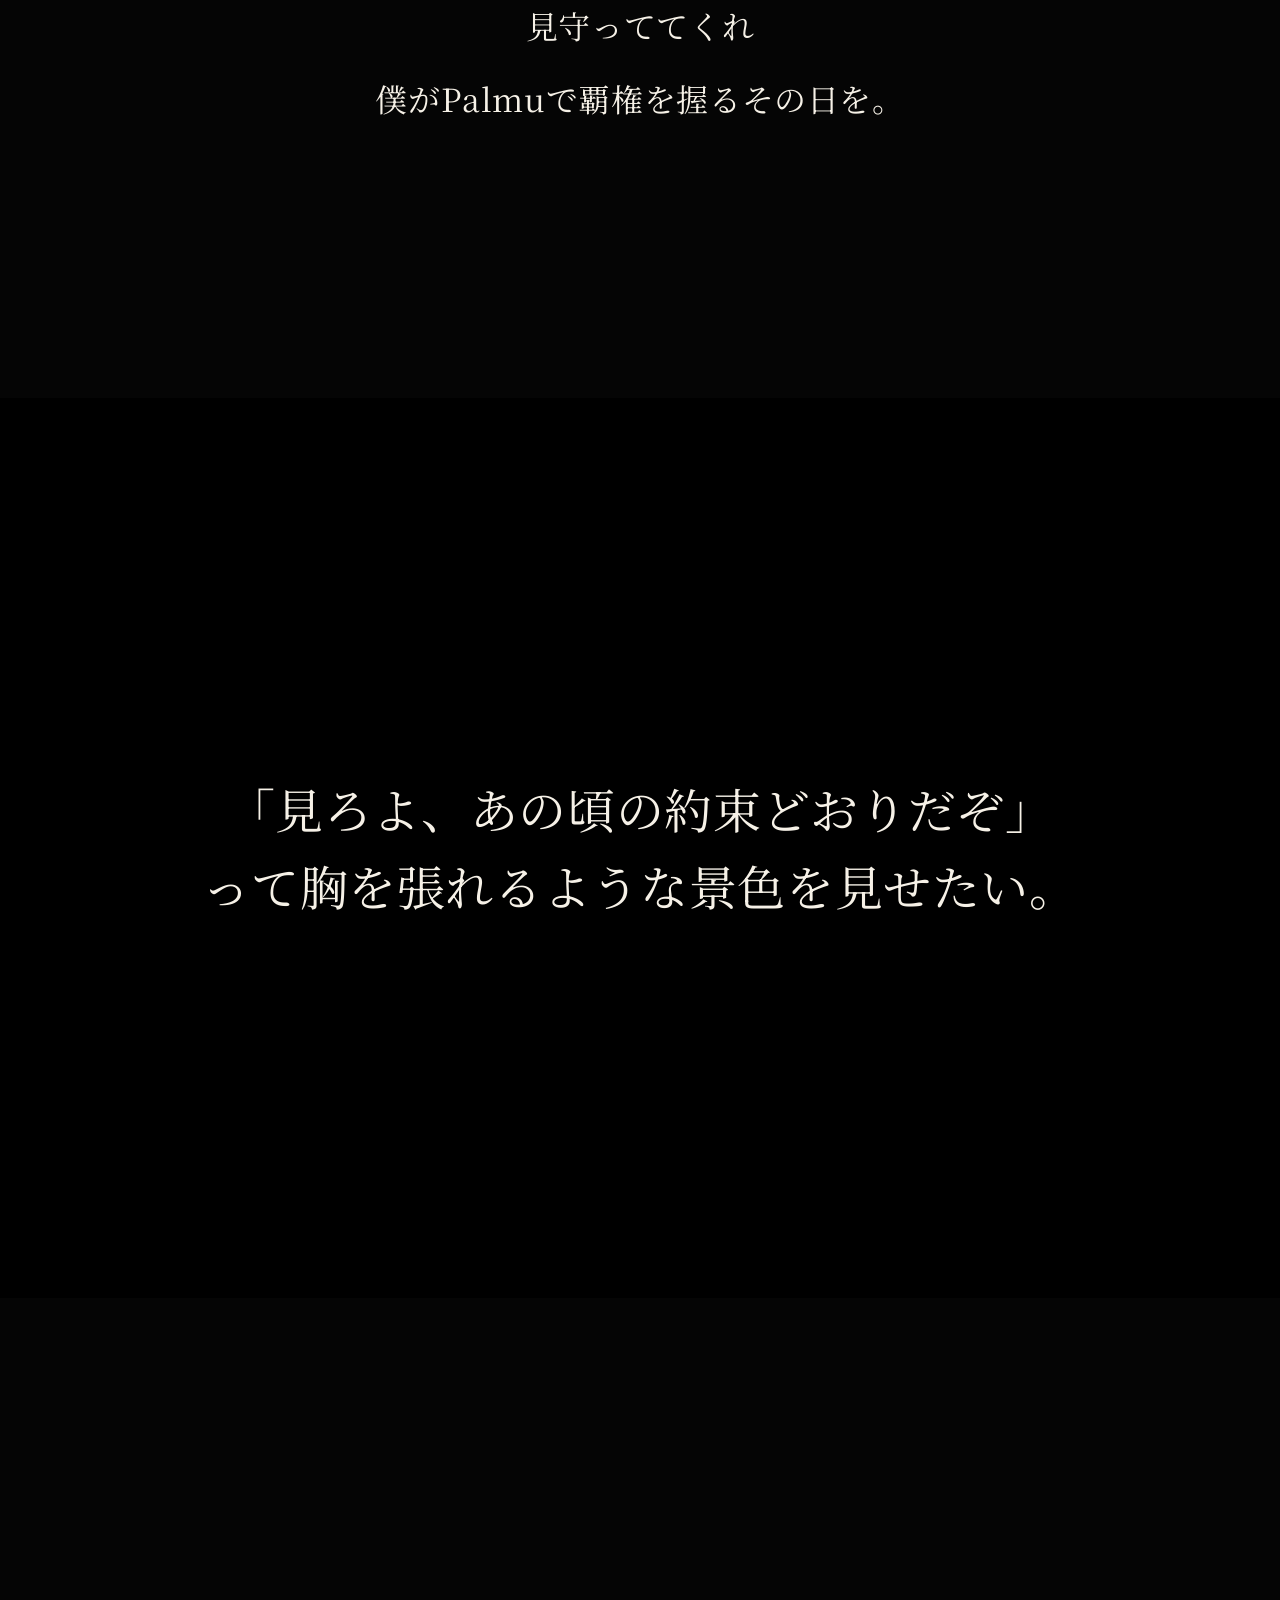
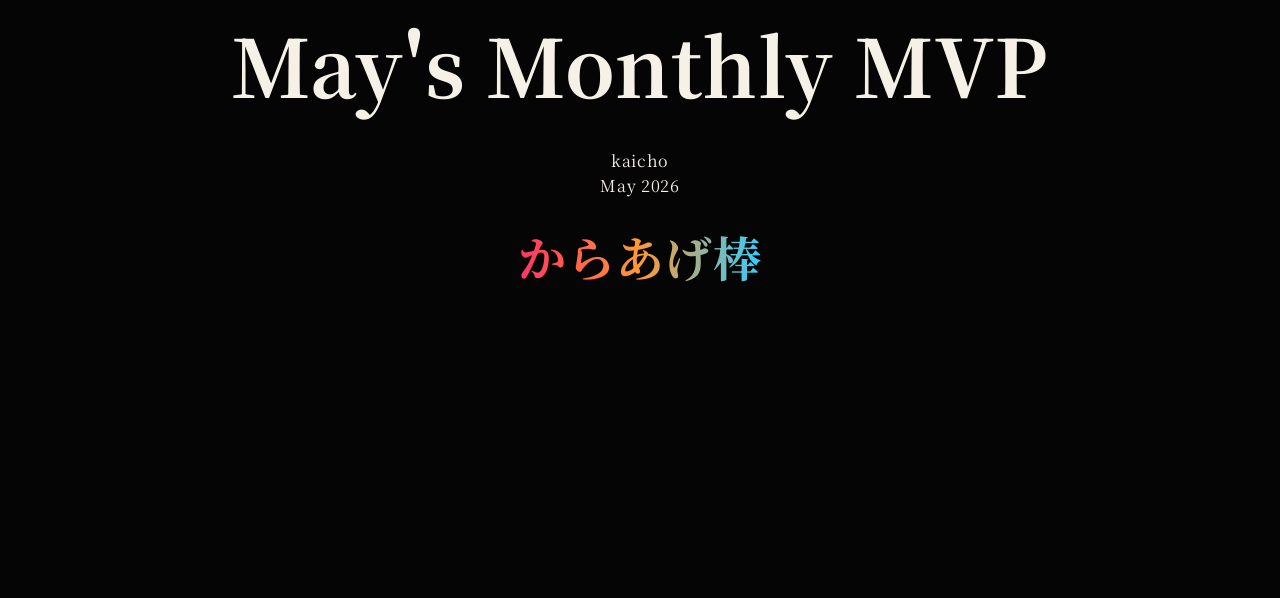
<file: months/2026-05.html>
<!DOCTYPE html>
<html lang="ja">
<head>
  <meta charset="UTF-8" />
  <meta name="viewport" content="width=device-width, initial-scale=1.0"/>
  <title>May's Monthly MVP</title>
  <link rel="stylesheet" href="../css/2026-05.css">
</head>
<body>

<canvas id="particles"></canvas>

<div class="overlay"></div>

<section class="hero">
  <div class="popup">
    <span class="dot"></span>
    からあげ棒さんがあそびにきました
  </div>
  <div class="hero-inner">
    <h1>May's Monthly MVP</h1>
    <p class="subtitle">
      Thank you for coloring my May.
    </p>
  </div>
</section>

<section class="section reveal">
  <div class="text-block">
    <p>
      パルムで配信活動を始めてまだ<br>
      2カ月も経ちませんが過去11年の中で<br>
      最も内容の濃い月だと感じました。
    </p>
  </div>
</section>

<section class="section reveal image-section">
  <img src="../images/mvp5.webp" class="main-image">
</section>

<!-- ★ここが正しい状態や！ -->
<section class="section reveal">
  <div class="text-block">
    <p>
      そしてその濃い月を最も彩ってくれたのが<br>
      からあげちゃんです。
    </p>
  </div>
</section>
  
<section class="section reveal dark">
  <div class="text-block">
    <p>手を抜いてたつもりは１ミリもないんだ</p>
    <p>
      でもからあげちゃん個人にフォーカスしたときに<br>
      もっとできることがあったんじゃないか
    </p>
    <p>
      枠を巻き込むエンタメじゃなくて<br>
      もっとリスナー一人一人と向き合う機会を<br>
      つくるべきだったんじゃないか
    </p>
    <p>ほんとはわかってるんだ</p>
    <p>努力量の問題じゃない</p>
    <p>配信の質じゃない</p>
    <p class="big">コンテンツ負けだってことは</p>
  </div>
</section>

<section class="section reveal">
  <div class="text-block">
    <p>僕にはエンタメしかない</p>
    <p>エンタメしかできない</p>
    <p>もっと面白く</p>
    <p>他のコンテンツを寄せ付けない</p>
    <p>圧倒的なエンタメ力で</p>
    <p>リスナーを魅了する</p>
    <p>今まで以上に血のにじむ努力をする</p>
    <p class="big">絶対勝つよ。エンタメ一本で。</p>
  </div>
</section>

<section class="section reveal">
  <div class="text-block">
    <p>からあげちゃんも最初同じ思いだったよね</p>
  </div>
</section>

<section class="section reveal return-section">
  <div class="popup climax">
    <span class="dot"></span>
    からあげ棒さんがあそびにきました
  </div>
</section>

<section class="section reveal">
  <div class="text-block">
    <p>
      コメント欄に表示された<br>
      「からあげ棒」の入室エフェクト
    </p>
    <p>もう二度と見れないと思ってたものが見れた</p>
    <p>その瞬間 5月の記憶が一気に押し寄せた</p>
  </div>
</section>

<section class="section reveal dark">
  <div class="text-block center">
    <p>嬉しかったことも、</p>
    <p>苦しかったことも、</p>
    <p>支えられたことも。</p>
    <p>全部ひっくるめて。</p>
    <p class="big">だから涙が出た。</p>
  </div>
</section>

<section class="section reveal">
  <div class="text-block">
    <p>もう二度と見れないと思ってた</p>
    <p class="big">「からあげ棒があそびにきました」</p>
    <p>5月という濃密な時間そのものの</p>
    <p>象徴だった人を、もう一度見れた</p>
    <p>『あの時間は本当にあったんだ』</p>
    <p>って再確認させてくれる出来事だった</p>
  </div>
</section>

<section class="section reveal">
  <div class="text-block center">
    <p>濃い時間を共有したリスナーは、</p>
    <p>離れたあとも物語から消えるわけじゃない。</p>
    <p>遠くからでもいい</p>
    <p>見守っててくれ</p>
    <p class="big">僕がPalmuで覇権を握るその日を。</p>
  </div>
</section>

<section class="ending reveal">
  <div class="ending-text">
    <p>「見ろよ、あの頃の約束どおりだぞ」</p>
    <p>って胸を張れるような景色を見せたい。</p>
  </div>
</section>

<footer>
  <h2>May's Monthly MVP</h2>
  <p>kaicho</p>
  <p>May 2026</p>
  <h3 class="rainbow-text">からあげ棒</h3>
</footer>

<script src="../js/2026-05.js"></script>
</body>
</html>
</file>
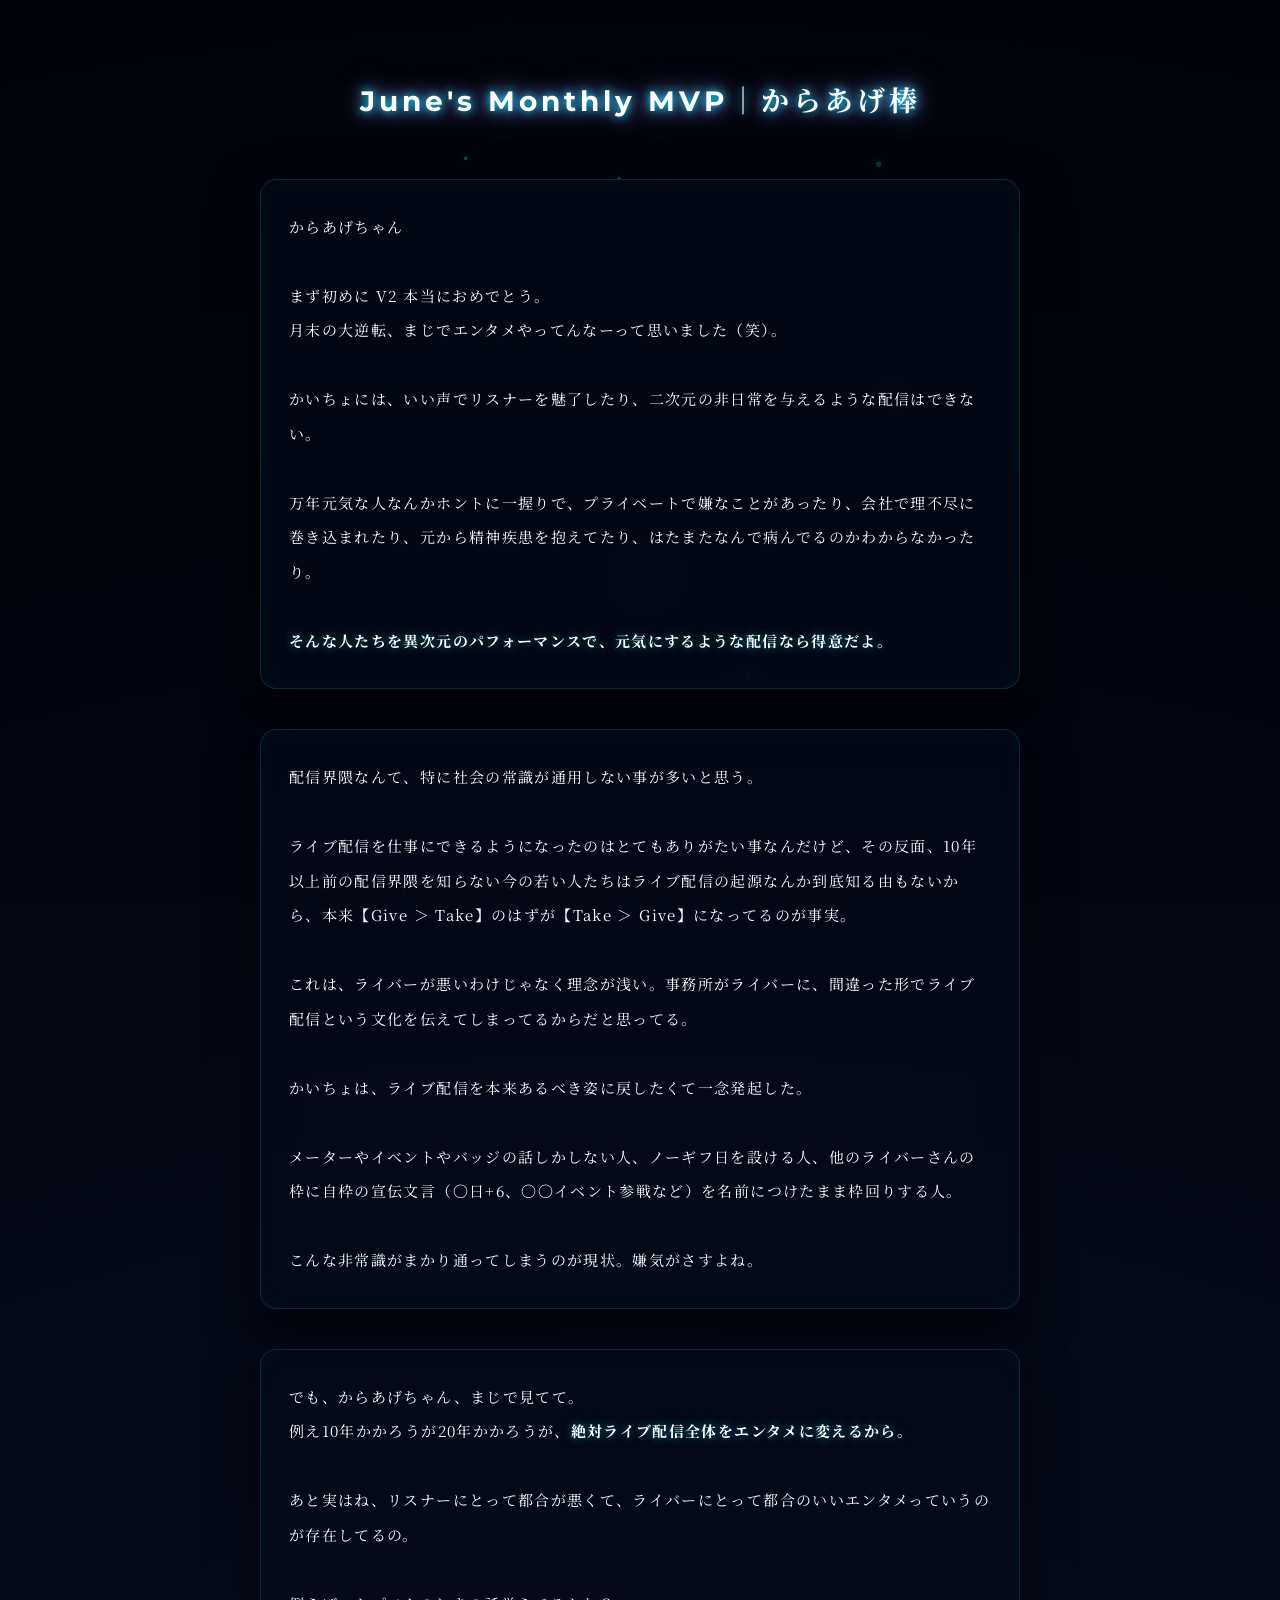
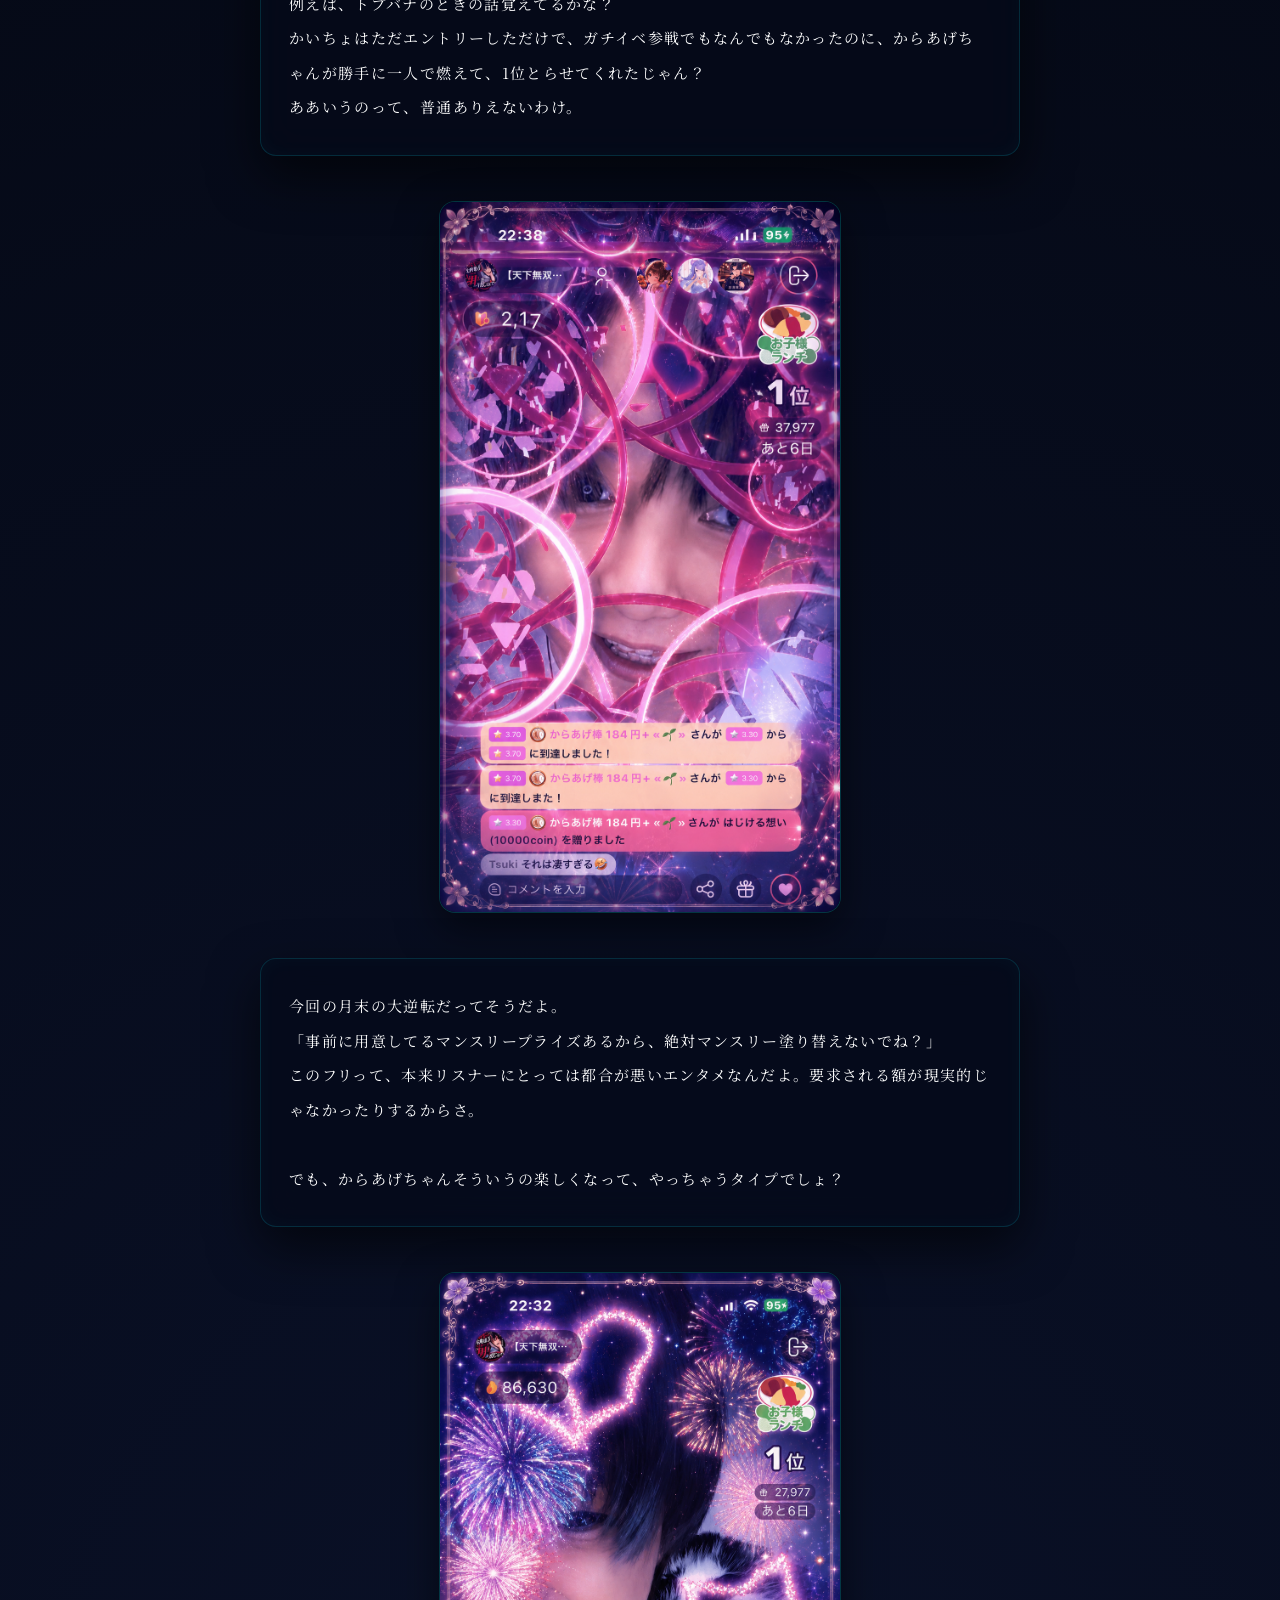
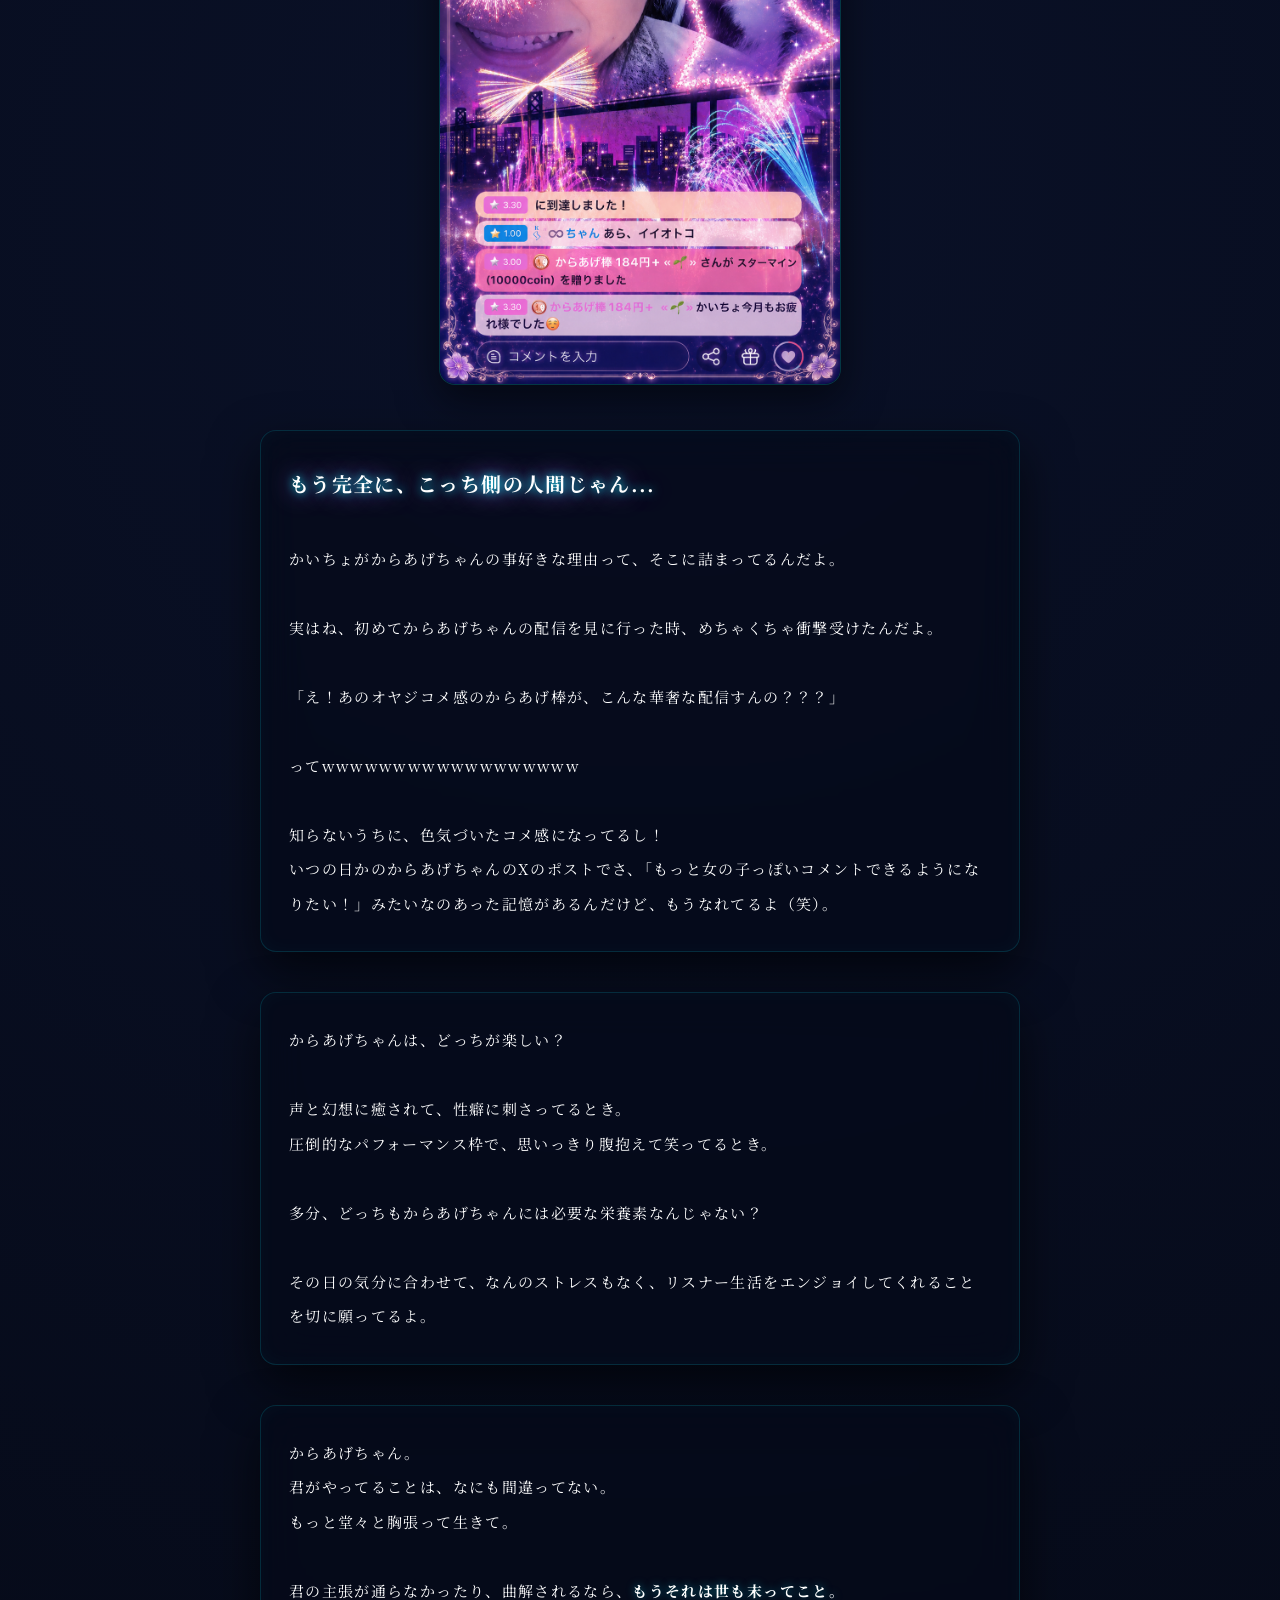
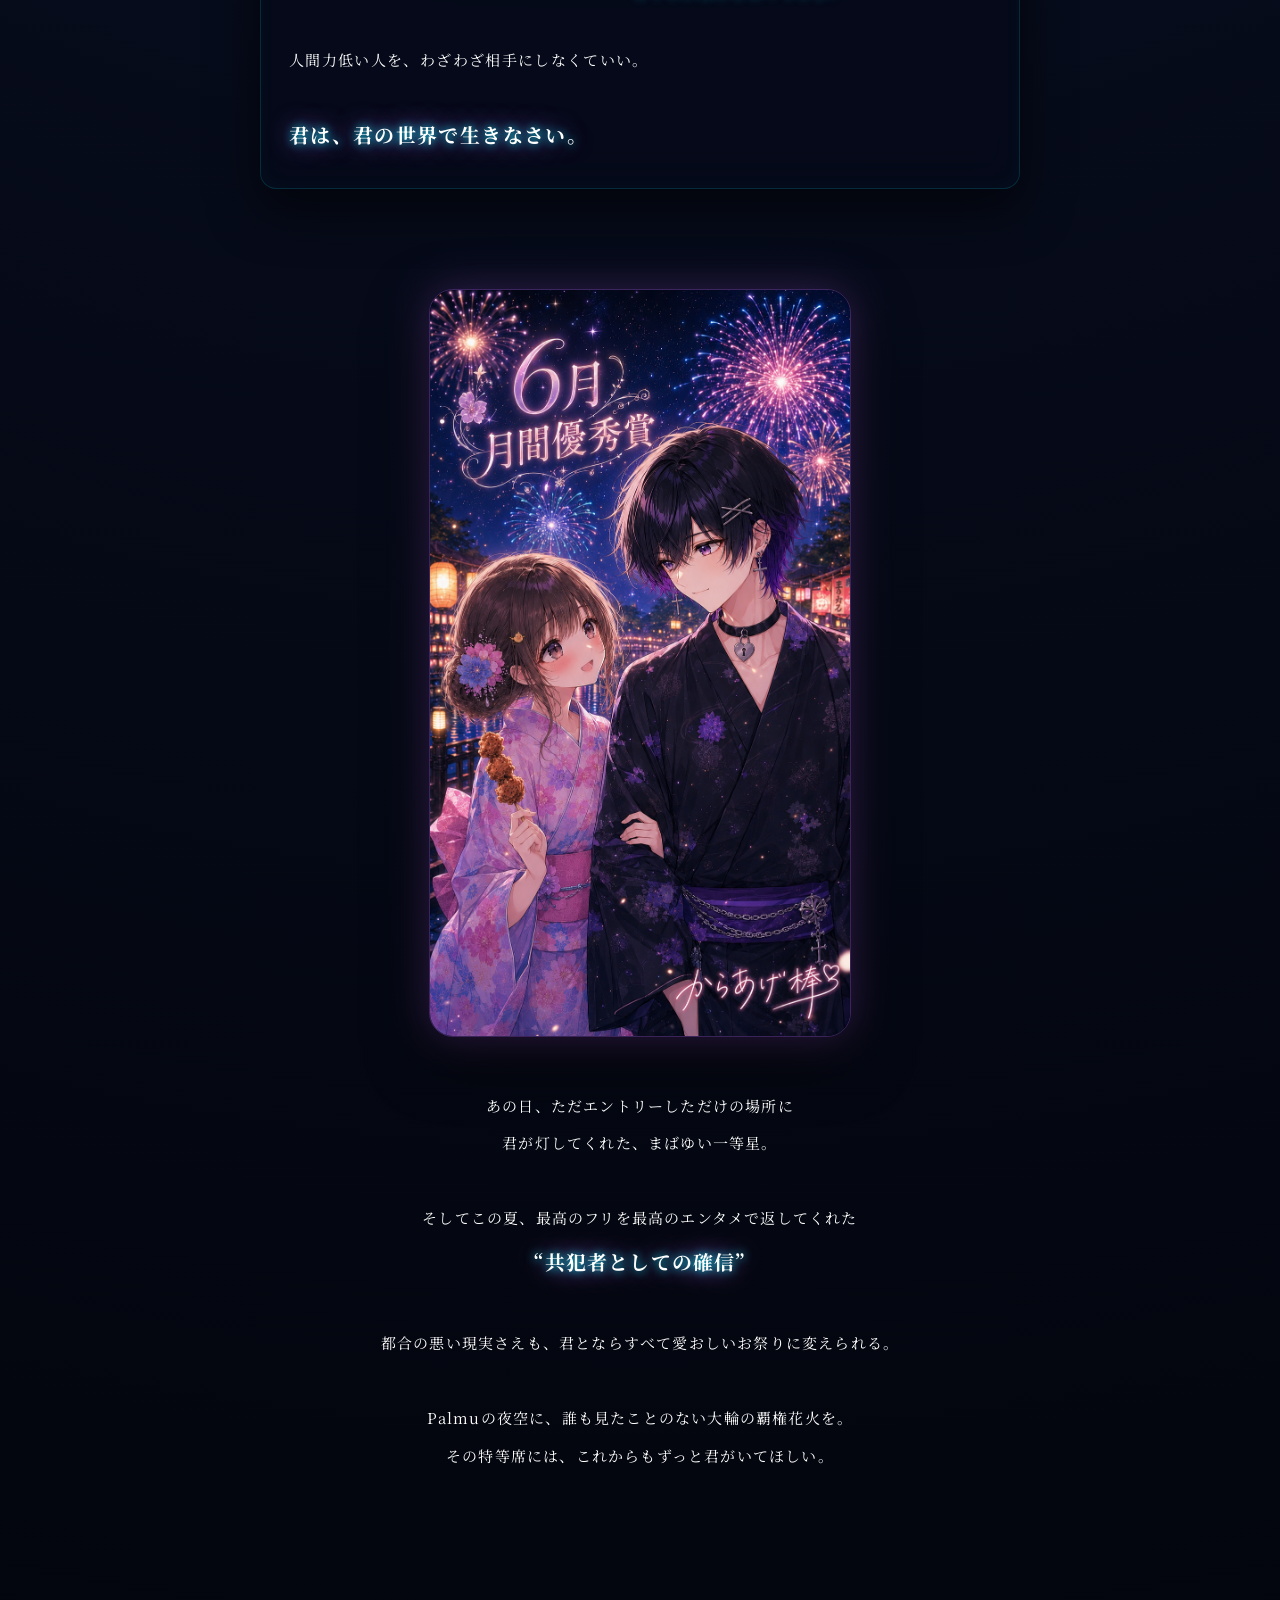
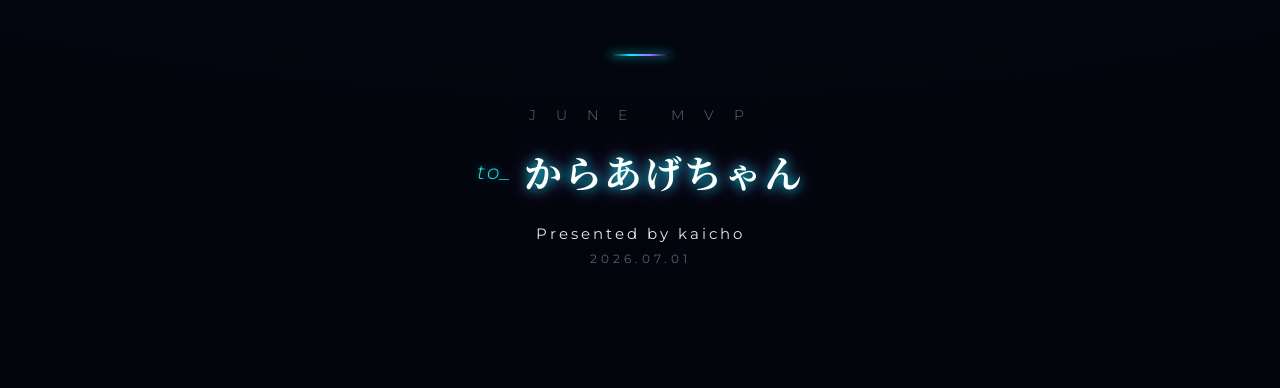
<file: months/2026-06.html>
<!DOCTYPE html>
<html lang="ja">
<head>
    <meta charset="UTF-8">
    <meta name="viewport" content="width=device-width, initial-scale=1.0">
    <title>June's Monthly MVP｜からあげ棒</title>

    <link rel="preconnect" href="https://fonts.googleapis.com">
    <link rel="preconnect" href="https://fonts.gstatic.com" crossorigin>
    <link href="https://fonts.googleapis.com/css2?family=Montserrat:wght@300;400;800;900&family=Noto+Serif+JP:wght@200;400;700&display=swap" rel="stylesheet">

    <link rel="stylesheet" href="../css/2026-06.css">
</head>
<body>

    <canvas id="fireworks"></canvas>

    <div class="wrapper">

        <div class="header">
            <h1>June's Monthly MVP｜からあげ棒</h1>
        </div>

        <div class="story">からあげちゃん

まず初めに V2 本当におめでとう。
月末の大逆転、まじでエンタメやってんなーって思いました（笑）。

かいちょには、いい声でリスナーを魅了したり、二次元の非日常を与えるような配信はできない。

万年元気な人なんかホントに一握りで、プライベートで嫌なことがあったり、会社で理不尽に巻き込まれたり、元から精神疾患を抱えてたり、はたまたなんで病んでるのかわからなかったり。

<span class="vague-glow">そんな人たちを異次元のパフォーマンスで、元気にするような配信なら得意だよ。</span></div>

        <div class="story">配信界隈なんて、特に社会の常識が通用しない事が多いと思う。

ライブ配信を仕事にできるようになったのはとてもありがたい事なんだけど、その反面、10年以上前の配信界隈を知らない今の若い人たちはライブ配信の起源なんか到底知る由もないから、本来【Give ＞ Take】のはずが【Take ＞ Give】になってるのが事実。

これは、ライバーが悪いわけじゃなく理念が浅い。事務所がライバーに、間違った形でライブ配信という文化を伝えてしまってるからだと思ってる。

かいちょは、ライブ配信を本来あるべき姿に戻したくて一念発起した。

メーターやイベントやバッジの話しかしない人、ノーギフ日を設ける人、他のライバーさんの枠に自枠の宣伝文言（〇日+6、〇〇イベント参戦など）を名前につけたまま枠回りする人。

こんな非常識がまかり通ってしまうのが現状。嫌気がさすよね。</div>

        <div class="story">でも、からあげちゃん、まじで見てて。
例え10年かかろうが20年かかろうが、<span class="vague-glow">絶対ライブ配信全体をエンタメに変えるから。</span>

あと実はね、リスナーにとって都合が悪くて、ライバーにとって都合のいいエンタメっていうのが存在してるの。

例えば、トプバナのときの話覚えてるかな？
かいちょはただエントリーしただけで、ガチイベ参戦でもなんでもなかったのに、からあげちゃんが勝手に一人で燃えて、1位とらせてくれたじゃん？
ああいうのって、普通ありえないわけ。</div>

        <div class="card" id="card-hajiomo">
            <img src="../images/hajiomo.png" alt="はじける想い 10000coin">
        </div>

        <div class="story">今回の月末の大逆転だってそうだよ。
「事前に用意してるマンスリープライズあるから、絶対マンスリー塗り替えないでね？」
このフリって、本来リスナーにとっては都合が悪いエンタメなんだよ。要求される額が現実的じゃなかったりするからさ。

でも、からあげちゃんそういうの楽しくなって、やっちゃうタイプでしょ？</div>

        <div class="card" id="card-sutama">
            <img src="../images/sutama.png" alt="スターマイン 10000coin">
        </div>

        <div class="story"><span class="glow">もう完全に、こっち側の人間じゃん...</span>

かいちょがからあげちゃんの事好きな理由って、そこに詰まってるんだよ。

実はね、初めてからあげちゃんの配信を見に行った時、めちゃくちゃ衝撃受けたんだよ。

「え！あのオヤジコメ感のからあげ棒が、こんな華奢な配信すんの？？？」

ってwwwwwwwwwwwwwwwwww

知らないうちに、色気づいたコメ感になってるし！
いつの日かのからあげちゃんのXのポストでさ、「もっと女の子っぽいコメントできるようになりたい！」みたいなのあった記憶があるんだけど、もうなれてるよ（笑）。</div>

        <div class="story">からあげちゃんは、どっちが楽しい？

声と幻想に癒されて、性癖に刺さってるとき。
圧倒的なパフォーマンス枠で、思いっきり腹抱えて笑ってるとき。

多分、どっちもからあげちゃんには必要な栄養素なんじゃない？

その日の気分に合わせて、なんのストレスもなく、リスナー生活をエンジョイしてくれることを切に願ってるよ。</div>

        <div class="story">からあげちゃん。
君がやってることは、なにも間違ってない。
もっと堂々と胸張って生きて。

君の主張が通らなかったり、曲解されるなら、<span class="vague-glow">もうそれは世も末ってこと。</span>

人間力低い人を、わざわざ相手にしなくていい。

<span class="glow">君は、君の世界で生きなさい。</span></div>

<!-- 【からあげちゃん専用】完全新規書き下ろし・ラスト演出セクション -->
        <div class="end">
            <div class="end-image-wrap">
                <img src="../images/lockscreen06.png" alt="6月月間優秀賞 からあげ棒">
            </div>

            <div class="end-text">
                あの日、ただエントリーしただけの場所に<br>
                君が灯してくれた、まばゆい一等星。<br><br>

                そしてこの夏、最高のフリを最高のエンタメで返してくれた<br>
                <span class="glow">“共犯者としての確信”</span><br><br>

                都合の悪い現実さえも、君とならすべて愛おしいお祭りに変えられる。<br><br>

                Palmuの夜空に、誰も見たことのない大輪の覇権花火を。<br>
                その特等席には、これからもずっと君がいてほしい。
            </div>
        </div>

<!-- 新・からあげちゃん専用プレミアムフッター -->
        <footer class="exclusive-footer">
            <div class="footer-neon-line"></div>
            <div class="footer-wrap">
                <p class="footer-title">J U N E &nbsp; M V P</p>
                <div class="footer-main">
                    <span class="prefix">to_</span>
                    <span class="dynamic-name">からあげちゃん</span>
                </div>
                <p class="footer-sign">Presented by kaicho</p>
                <p class="footer-date">2026.07.01</p>
            </div>
        </footer>    </div>

<script src="../js/2026-06.js"></script>
</body>
</html>
</file>
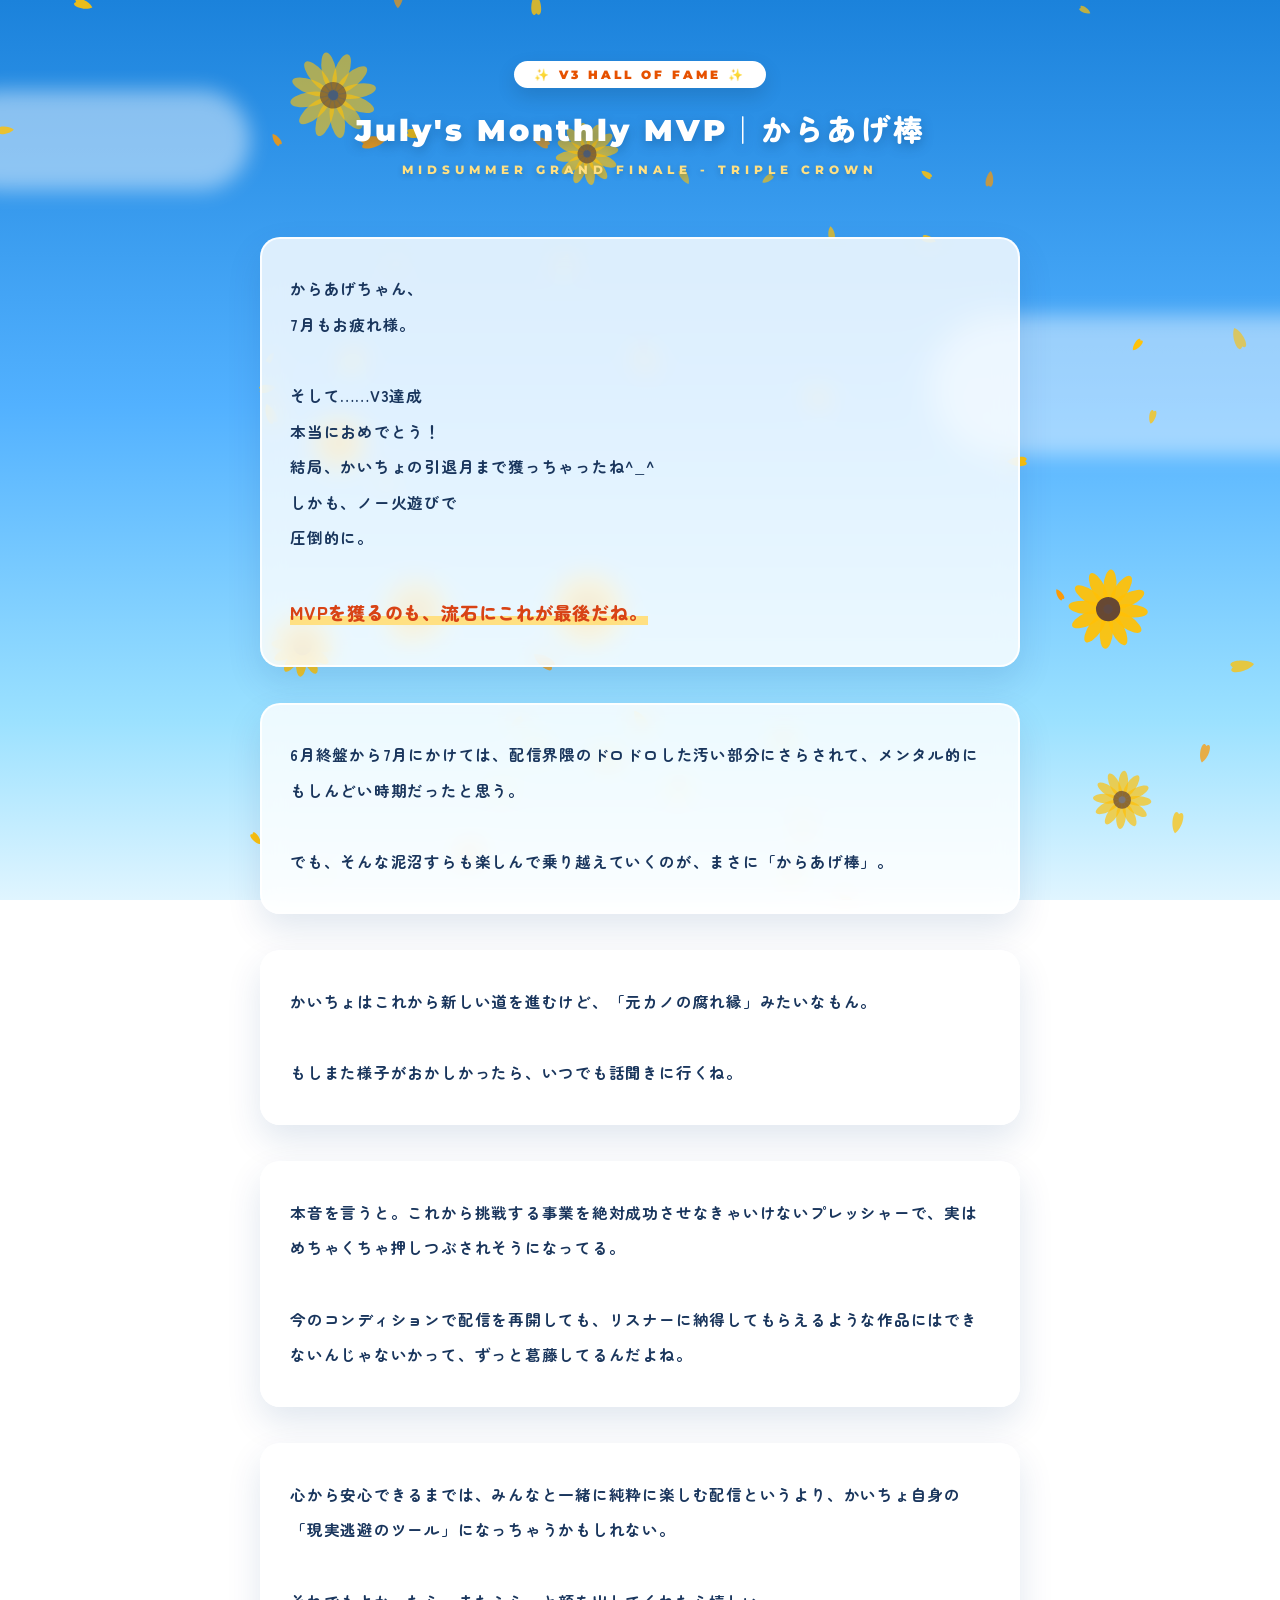
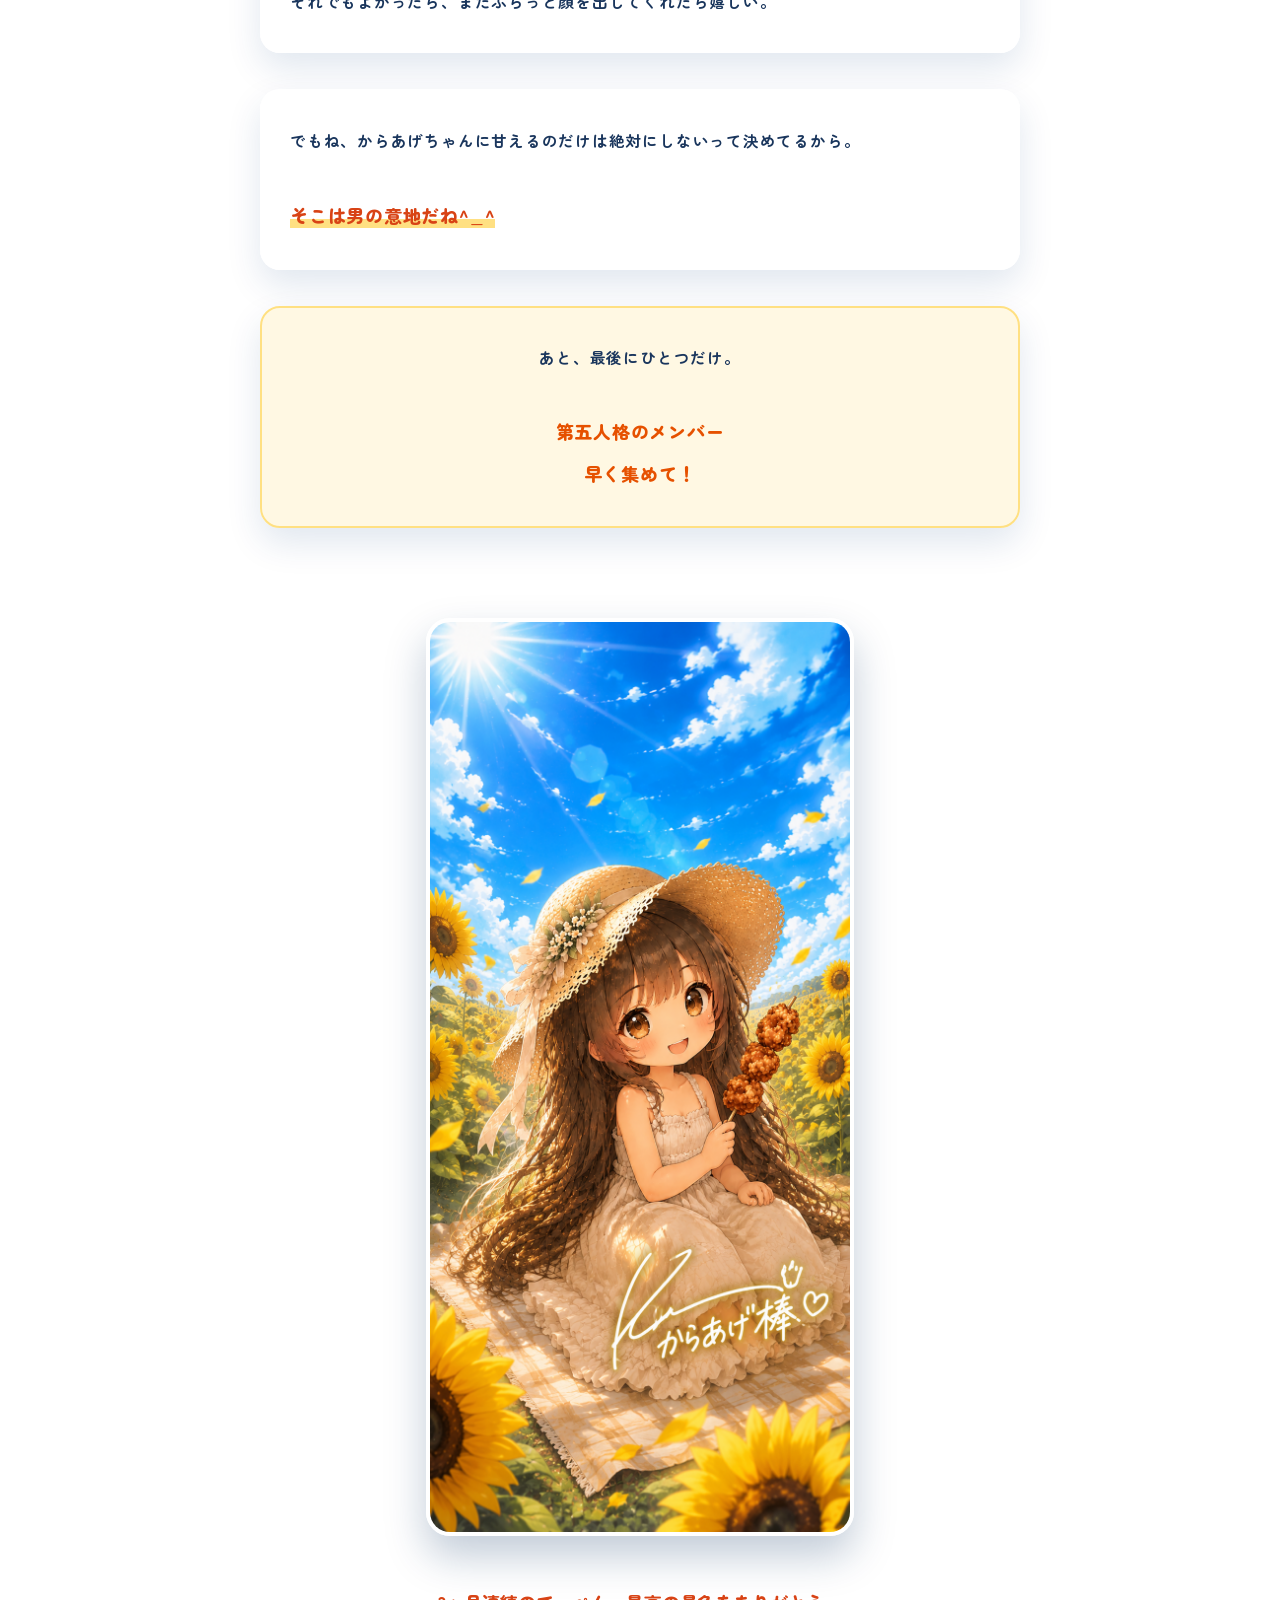
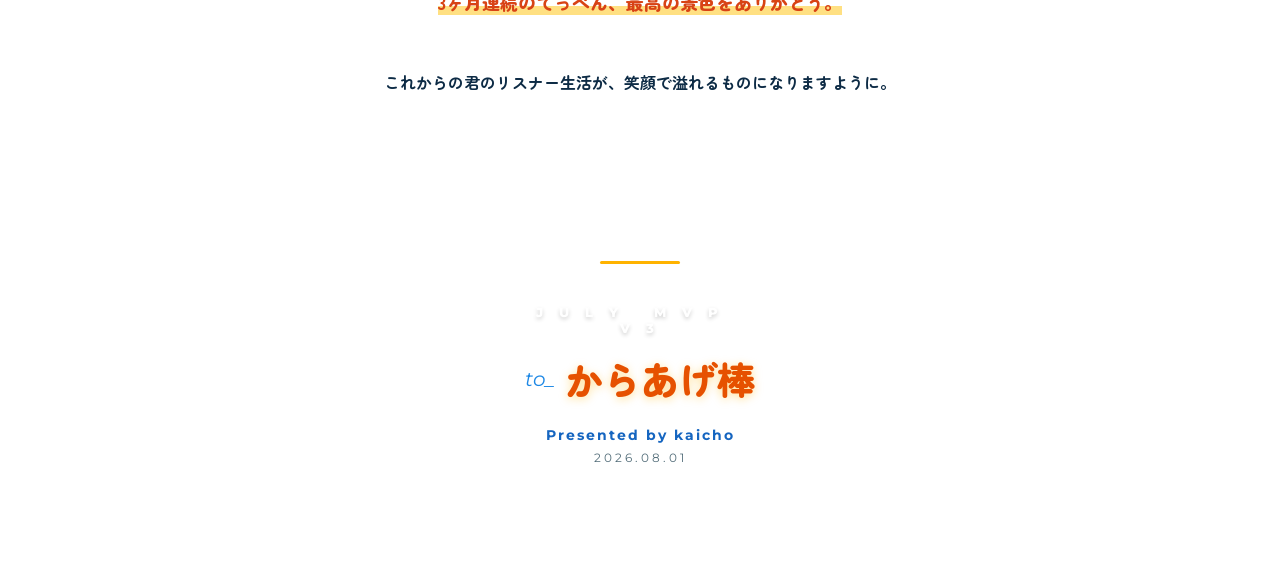
<file: months/2026-07.html>
<!DOCTYPE html>
<html lang="ja">
<head>
    <meta charset="UTF-8">
    <meta name="viewport" content="width=device-width, initial-scale=1.0">
    <title>July's Monthly MVP｜からあげ棒 V3</title>

    <link rel="preconnect" href="https://fonts.googleapis.com">
    <link rel="preconnect" href="https://fonts.gstatic.com" crossorigin>
    <link href="https://fonts.googleapis.com/css2?family=Montserrat:wght@400;800;900&family=Zen+Maru+Gothic:wght@500;700;900&display=swap" rel="stylesheet">

    <link rel="stylesheet" href="../css/2026-07.css">
</head>
<body>

    <canvas id="himawari-canvas"></canvas>

    <!-- 入雲（背景演出） -->
    <div class="sky-cloud cloud-1"></div>
    <div class="sky-cloud cloud-2"></div>

    <div class="wrapper">

        <div class="header">
            <div class="v3-badge">✨ V3 HALL OF FAME ✨</div>
            <h1>July's Monthly MVP｜からあげ棒</h1>
            <p class="subtitle">MIDSUMMER GRAND FINALE - TRIPLE CROWN</p>
        </div>

        <div class="story">からあげちゃん、<br>7月もお疲れ様。

そして……V3達成<br>本当におめでとう！
結局、かいちょの引退月まで獲っちゃったね^_^
しかも、ノー火遊びで<br>圧倒的に。

<span class="sun-glow">MVPを獲るのも、流石にこれが最後だね。</span></div>

        <div class="story">6月終盤から7月にかけては、配信界隈のドロドロした汚い部分にさらされて、メンタル的にもしんどい時期だったと思う。

でも、そんな泥沼すらも楽しんで乗り越えていくのが、まさに「からあげ棒」。</div>

        <div class="story">かいちょはこれから新しい道を進むけど、「元カノの腐れ縁」みたいなもん。

もしまた様子がおかしかったら、いつでも話聞きに行くね。</div>

        <div class="story">本音を言うと。これから挑戦する事業を絶対成功させなきゃいけないプレッシャーで、実はめちゃくちゃ押しつぶされそうになってる。

今のコンディションで配信を再開しても、リスナーに納得してもらえるような作品にはできないんじゃないかって、ずっと葛藤してるんだよね。</div>

        <div class="story">心から安心できるまでは、みんなと一緒に純粋に楽しむ配信というより、かいちょ自身の「現実逃避のツール」になっちゃうかもしれない。

それでもよかったら、またふらっと顔を出してくれたら嬉しい。</div>

        <div class="story">でもね、からあげちゃんに甘えるのだけは絶対にしないって決めてるから。

<span class="sun-glow">そこは男の意地だね^_^</span></div>

        <div class="story identity-call">あと、最後にひとつだけ。

<span class="vivid-orange">第五人格のメンバー<br>早く集めて！</span></div>

<!-- ラスト演出セクション -->
        <div class="end">
            <div class="end-image-wrap">
                <img src="../images/lockscreen07.png" alt="7月月間優秀賞 からあげ棒 V3">
            </div>

            <div class="end-text">
                <span class="sun-glow">3ヶ月連続のてっぺん、最高の景色をありがとう。</span><br><br>

                これからの君のリスナー生活が、笑顔で溢れるものになりますように。
            </div>
        </div>

<!-- プレミアムフッター -->
        <footer class="exclusive-footer">
            <div class="footer-sun-line"></div>
            <div class="footer-wrap">
                <p class="footer-title">J U L Y &nbsp; M V P &nbsp;<br> V 3 </p>
                <div class="footer-main">
                    <span class="prefix">to_</span>
                    <span class="dynamic-name">からあげ棒</span>
                </div>
                <p class="footer-sign">Presented by kaicho</p>
                <p class="footer-date">2026.08.01</p>
            </div>
        </footer>

    </div>

    <script src="../js/2026-07.js"></script>
</body>
</html>
</file>
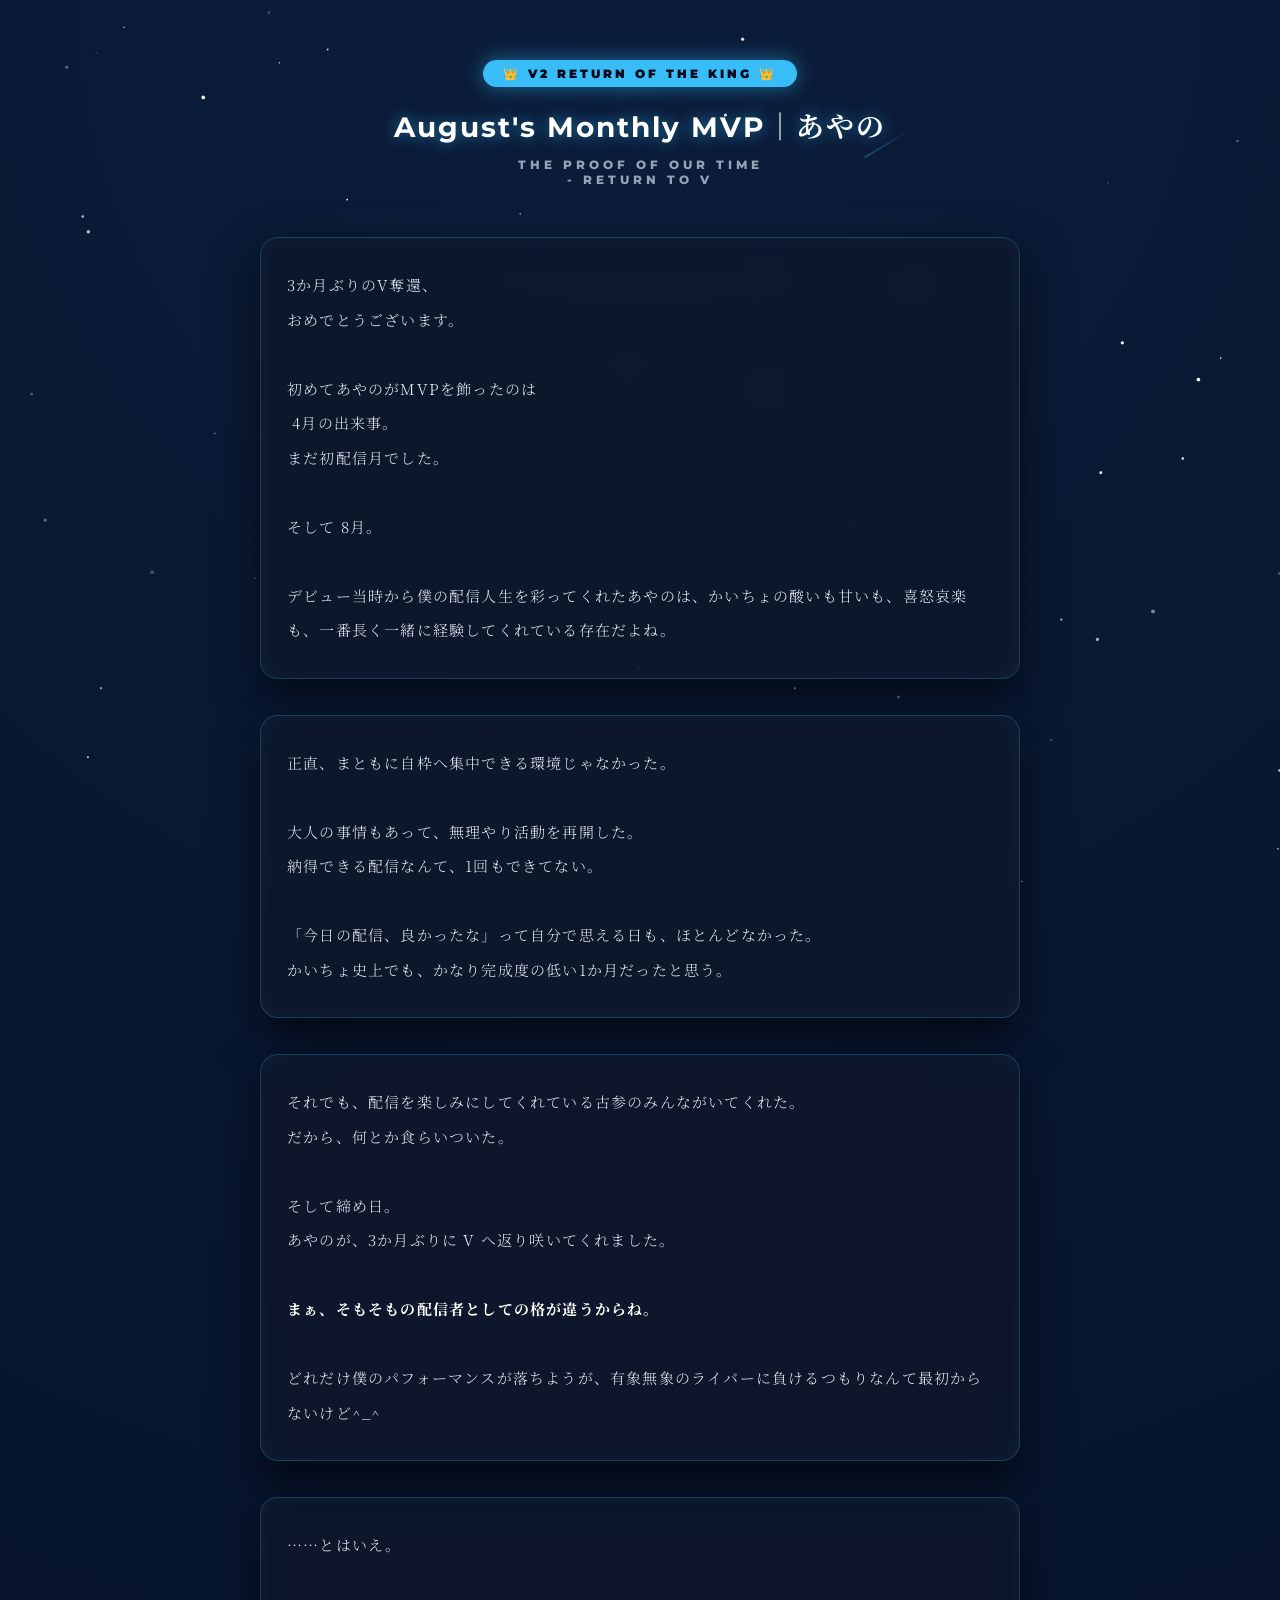
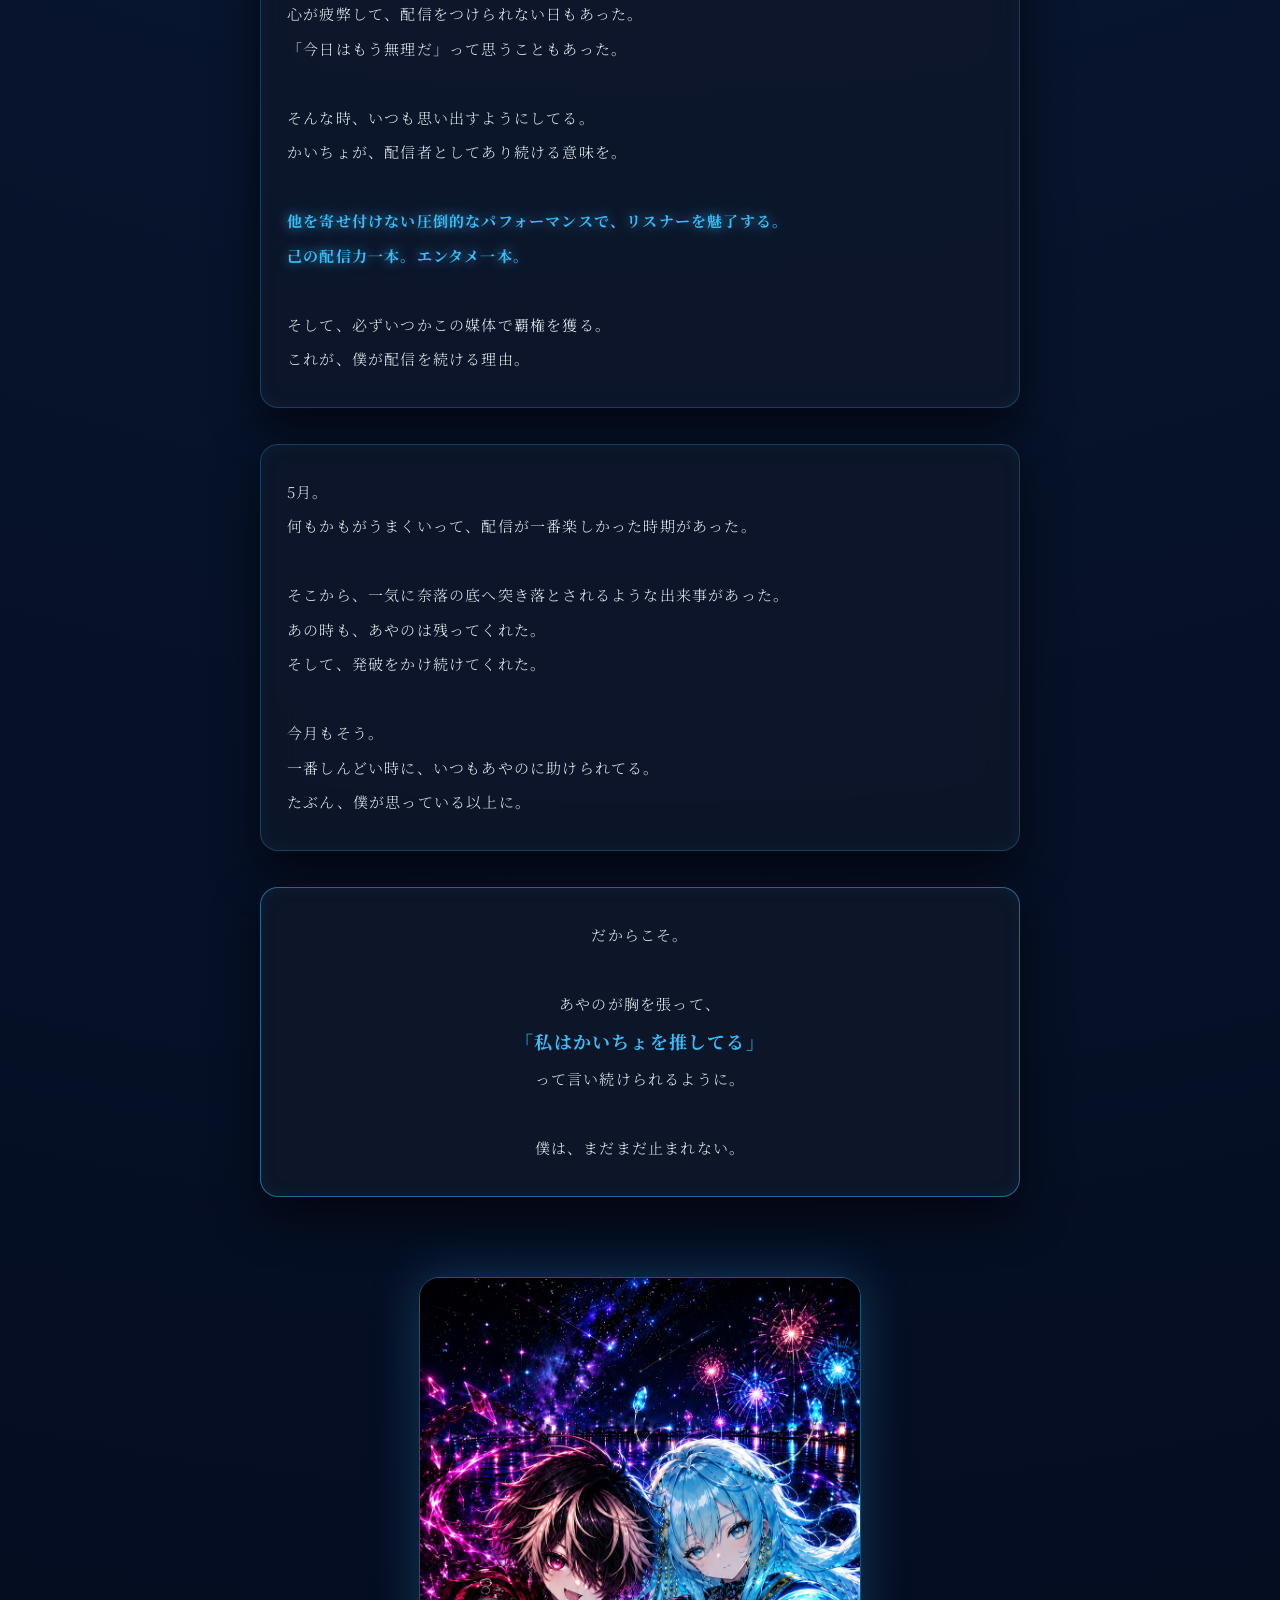
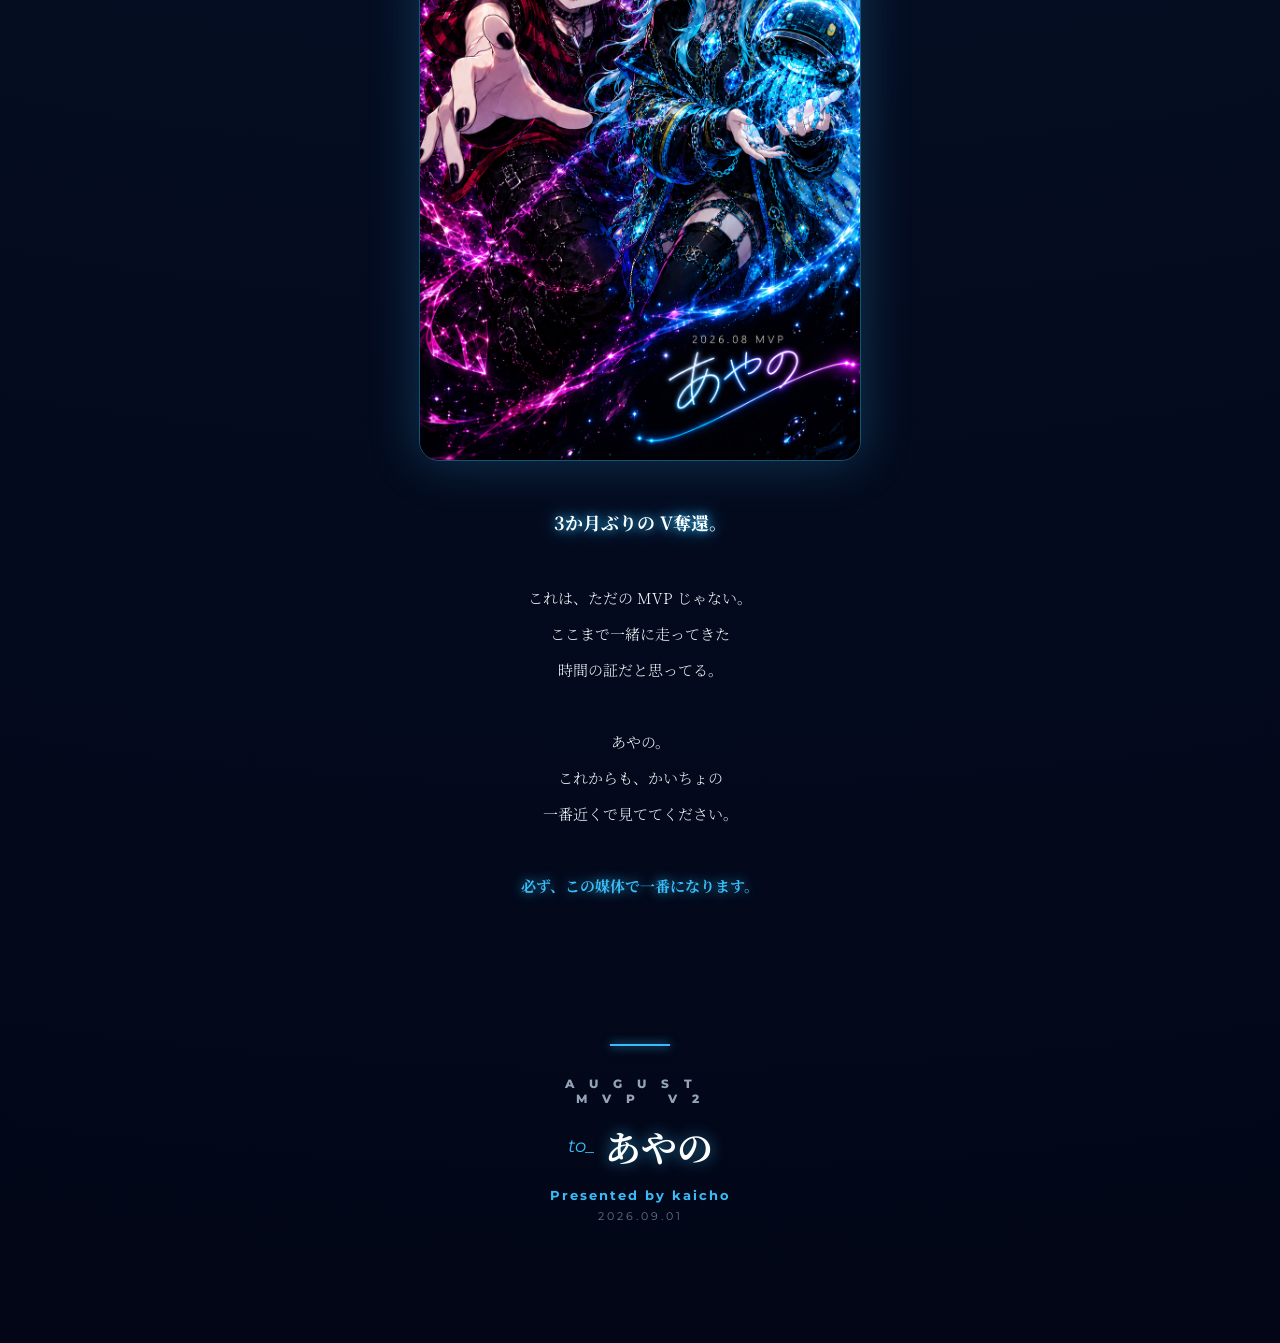
<file: months/2026-08.html>
<!DOCTYPE html>
<html lang="ja">
<head>
    <meta charset="UTF-8">
    <meta name="viewport" content="width=device-width, initial-scale=1.0">
    <title>August's Monthly MVP｜あやの V2</title>

    <link rel="preconnect" href="https://fonts.googleapis.com">
    <link rel="preconnect" href="https://fonts.gstatic.com" crossorigin>
    <link href="https://fonts.googleapis.com/css2?family=Montserrat:wght@300;400;800;900&family=Noto+Serif+JP:wght@300;500;700&display=swap" rel="stylesheet">

    <!-- 1階層上の css/2026-08.css を読み込み -->
    <link rel="stylesheet" href="../css/2026-08.css">
</head>
<body>

    <!-- 流星＆夜空のCanvas演出 -->
    <canvas id="star-canvas"></canvas>

    <div class="wrapper">

        <div class="header">
            <div class="v2-badge">👑 V2 RETURN OF THE KING 👑</div>
            <h1>August's Monthly MVP｜あやの</h1>
            <p class="subtitle">THE PROOF OF OUR TIME<br> - RETURN TO V</p>
        </div>

        <div class="story">3か月ぶりのV奪還、<br>おめでとうございます。

初めてあやのがMVPを飾ったのは<br> 4月の出来事。
まだ初配信月でした。

そして 8月。

デビュー当時から僕の配信人生を彩ってくれたあやのは、かいちょの酸いも甘いも、喜怒哀楽も、一番長く一緒に経験してくれている存在だよね。</div>

        <div class="story">正直、まともに自枠へ集中できる環境じゃなかった。

大人の事情もあって、無理やり活動を再開した。
納得できる配信なんて、1回もできてない。

「今日の配信、良かったな」って自分で思える日も、ほとんどなかった。
かいちょ史上でも、かなり完成度の低い1か月だったと思う。</div>

        <div class="story">それでも、配信を楽しみにしてくれている古参のみんながいてくれた。
だから、何とか食らいついた。

そして締め日。
あやのが、3か月ぶりに V へ返り咲いてくれました。

<span class="vague-glow">まぁ、そもそもの配信者としての格が違うからね。</span>

どれだけ僕のパフォーマンスが落ちようが、有象無象のライバーに負けるつもりなんて最初からないけど^_^</div>

        <div class="story">……とはいえ。

心が疲弊して、配信をつけられない日もあった。
「今日はもう無理だ」って思うこともあった。

そんな時、いつも思い出すようにしてる。
かいちょが、配信者としてあり続ける意味を。

<span class="deep-glow">他を寄せ付けない圧倒的なパフォーマンスで、リスナーを魅了する。
己の配信力一本。エンタメ一本。</span>

そして、必ずいつかこの媒体で覇権を獲る。
これが、僕が配信を続ける理由。</div>

        <div class="story">5月。
何もかもがうまくいって、配信が一番楽しかった時期があった。

そこから、一気に奈落の底へ突き落とされるような出来事があった。
あの時も、あやのは残ってくれた。
そして、発破をかけ続けてくれた。

今月もそう。
一番しんどい時に、いつもあやのに助けられてる。
たぶん、僕が思っている以上に。</div>

        <div class="story identity-call">だからこそ。

あやのが胸を張って、
<span class="vivid-cyan">「私はかいちょを推してる」</span><br>って言い続けられるように。

僕は、まだまだ止まれない。</div>

        <!-- ラスト演出セクション -->
        <div class="end">
            <div class="end-image-wrap">
                <!-- 画像へのパス（1階層上の images/ 内の画像を指定） -->
                <img src="../images/lockscreen08.png" alt="8月月間優秀賞 あやの V2">
            </div>

            <div class="end-text">
                <span class="glow">3か月ぶりの V奪還。</span><br><br>

                これは、ただの MVP じゃない。<br>
                ここまで一緒に走ってきた<br>時間の証だと思ってる。<br><br>

                あやの。<br>
                これからも、かいちょの<br>一番近くで見ててください。<br><br>

                <span class="deep-glow">必ず、この媒体で一番になります。</span>
            </div>
        </div>

        <!-- プレミアムフッター -->
        <footer class="exclusive-footer">
            <div class="footer-cyan-line"></div>
            <div class="footer-wrap">
                <p class="footer-title">A U G U S T &nbsp;<br> M V P &nbsp; V 2 </p>
                <div class="footer-main">
                    <span class="prefix">to_</span>
                    <span class="dynamic-name">あやの</span>
                </div>
                <p class="footer-sign">Presented by kaicho</p>
                <p class="footer-date">2026.09.01</p>
            </div>
        </footer>

    </div>

    <!-- 1階層上の js/2026-08.js を読み込み -->
    <script src="../js/2026-08.js"></script>
</body>
</html>
</file>
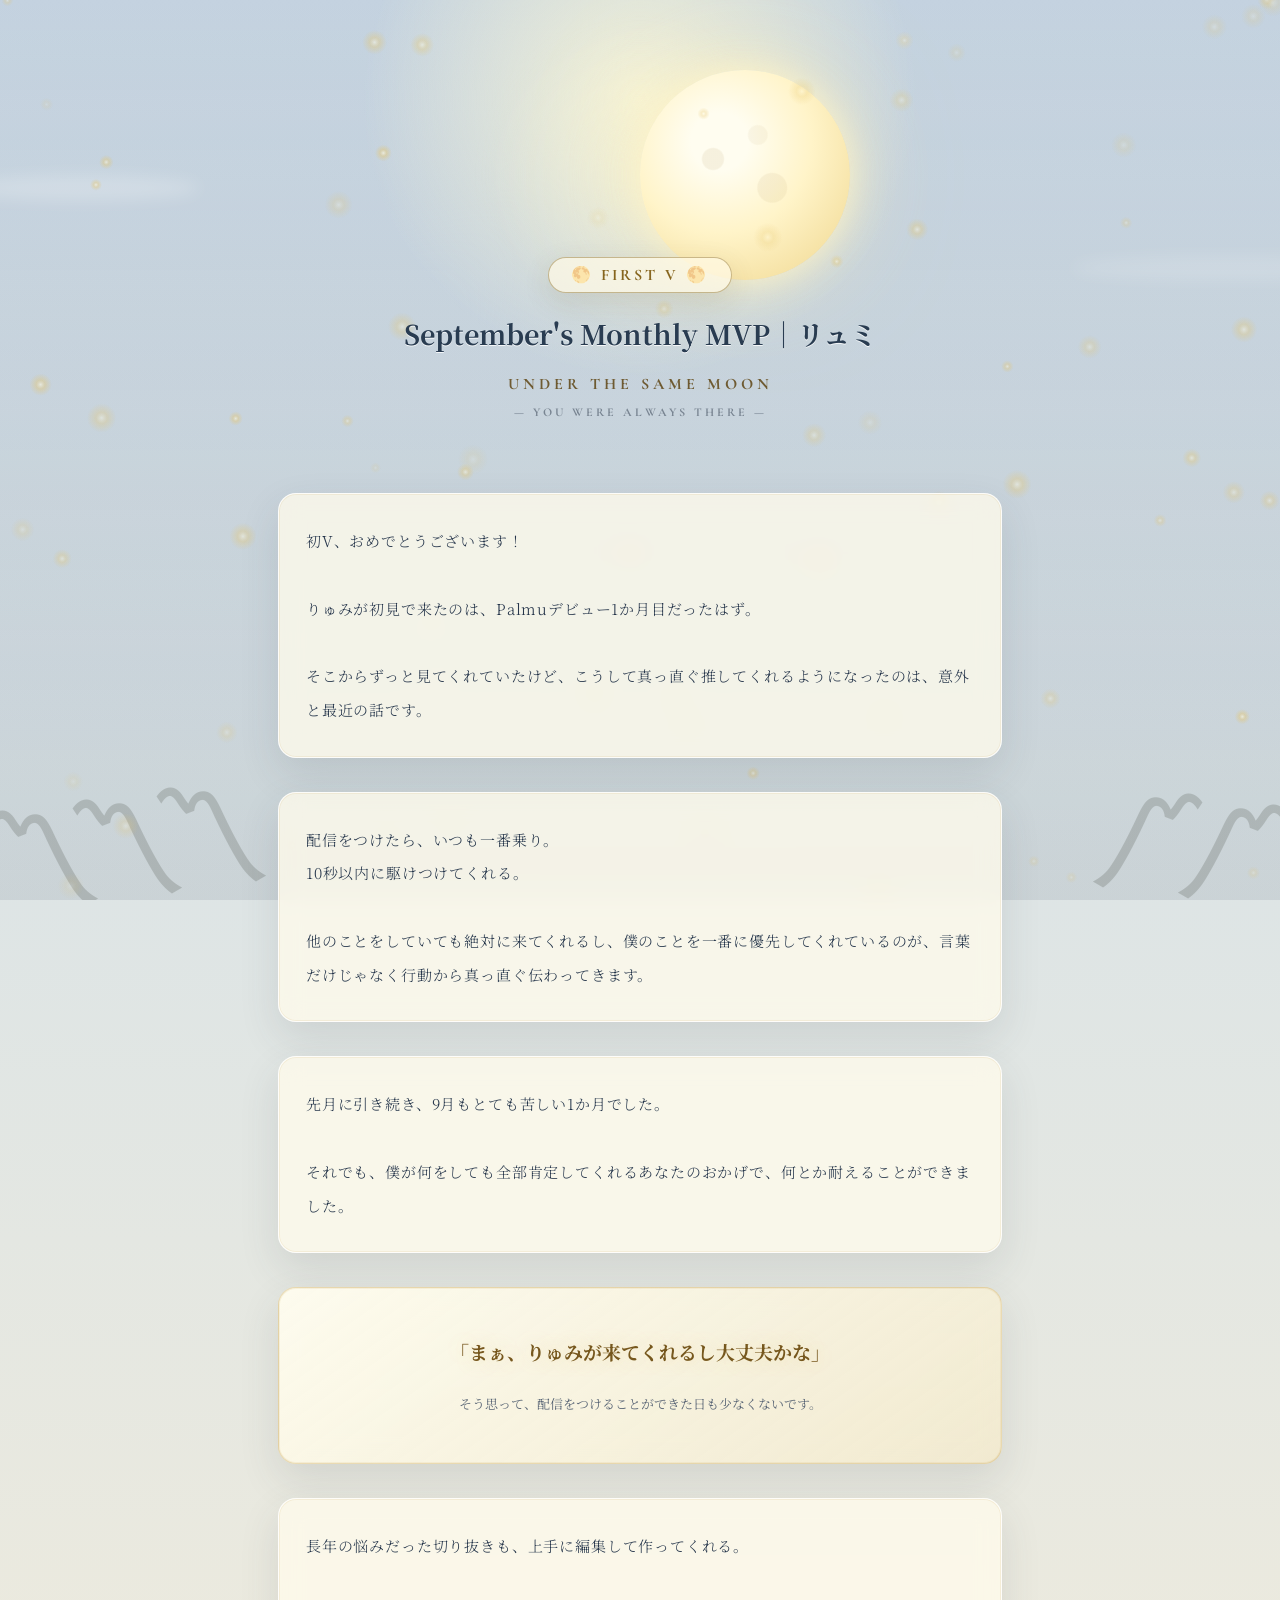
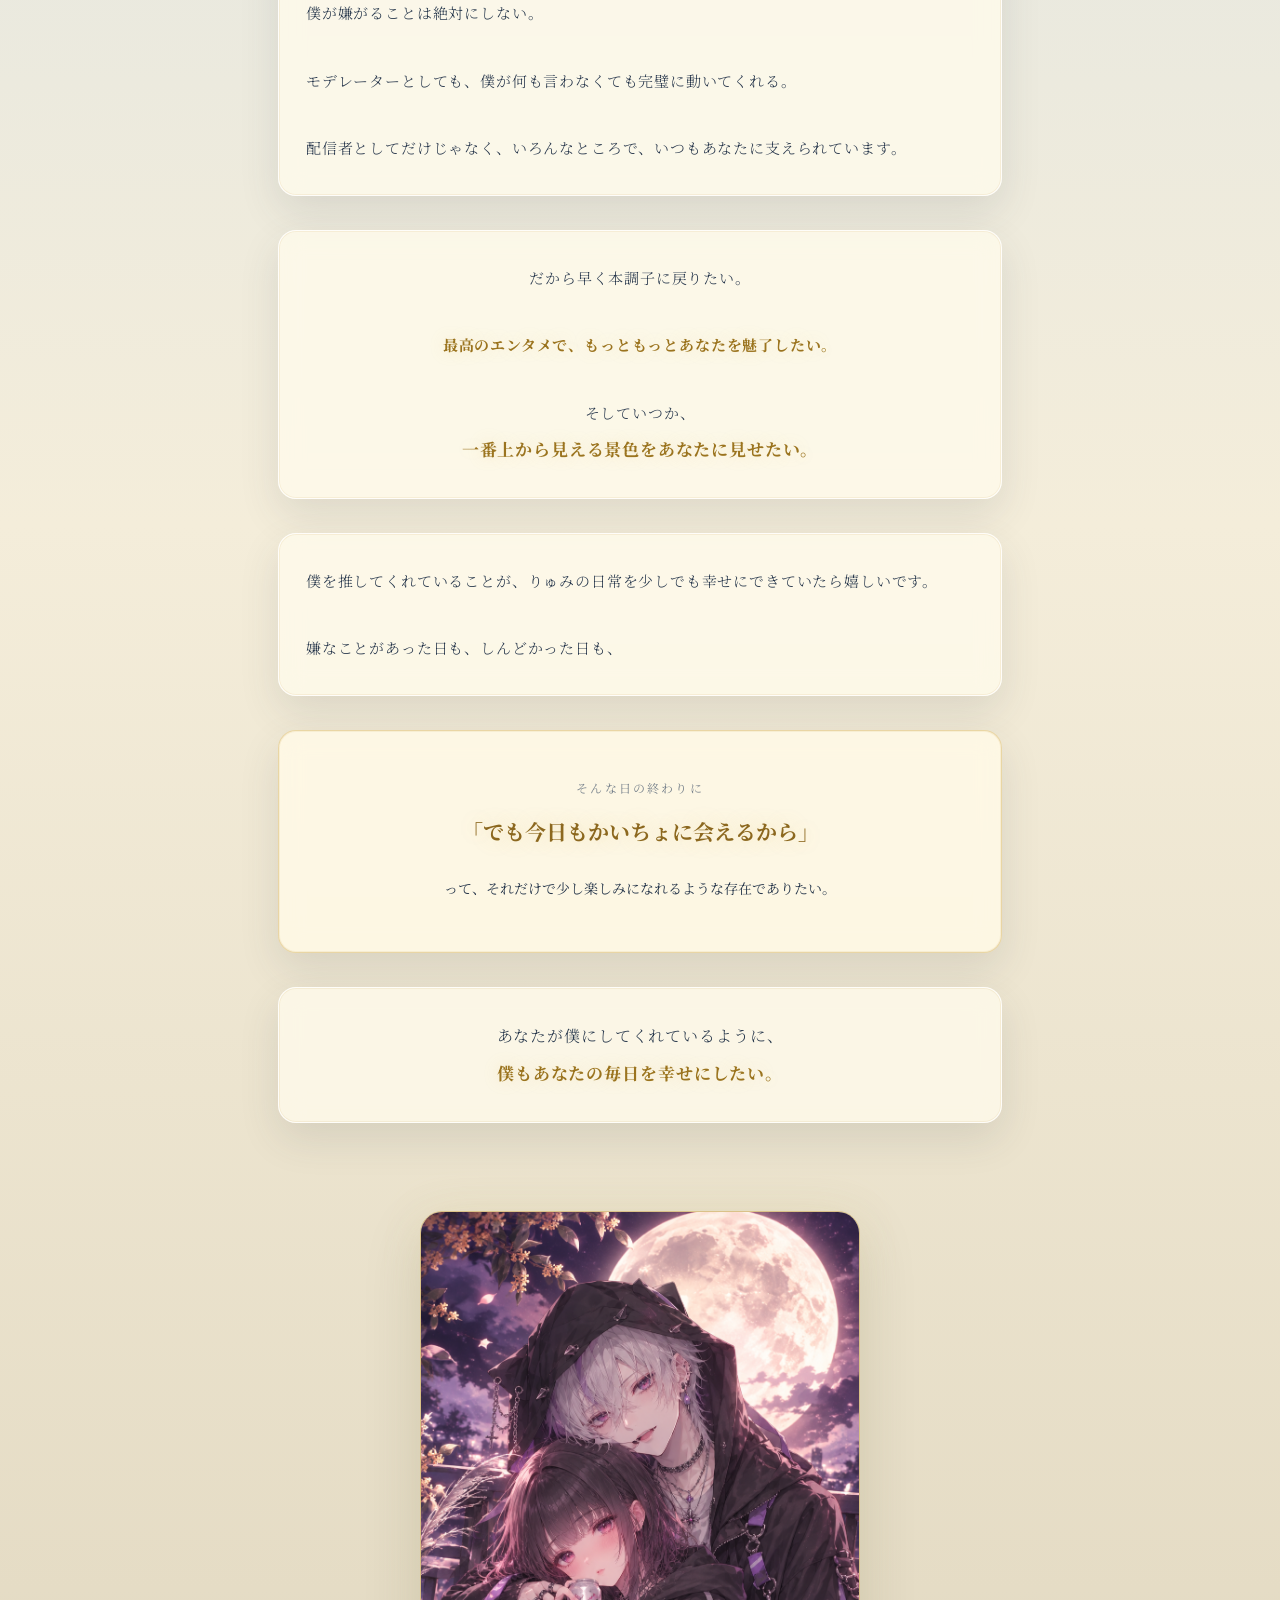
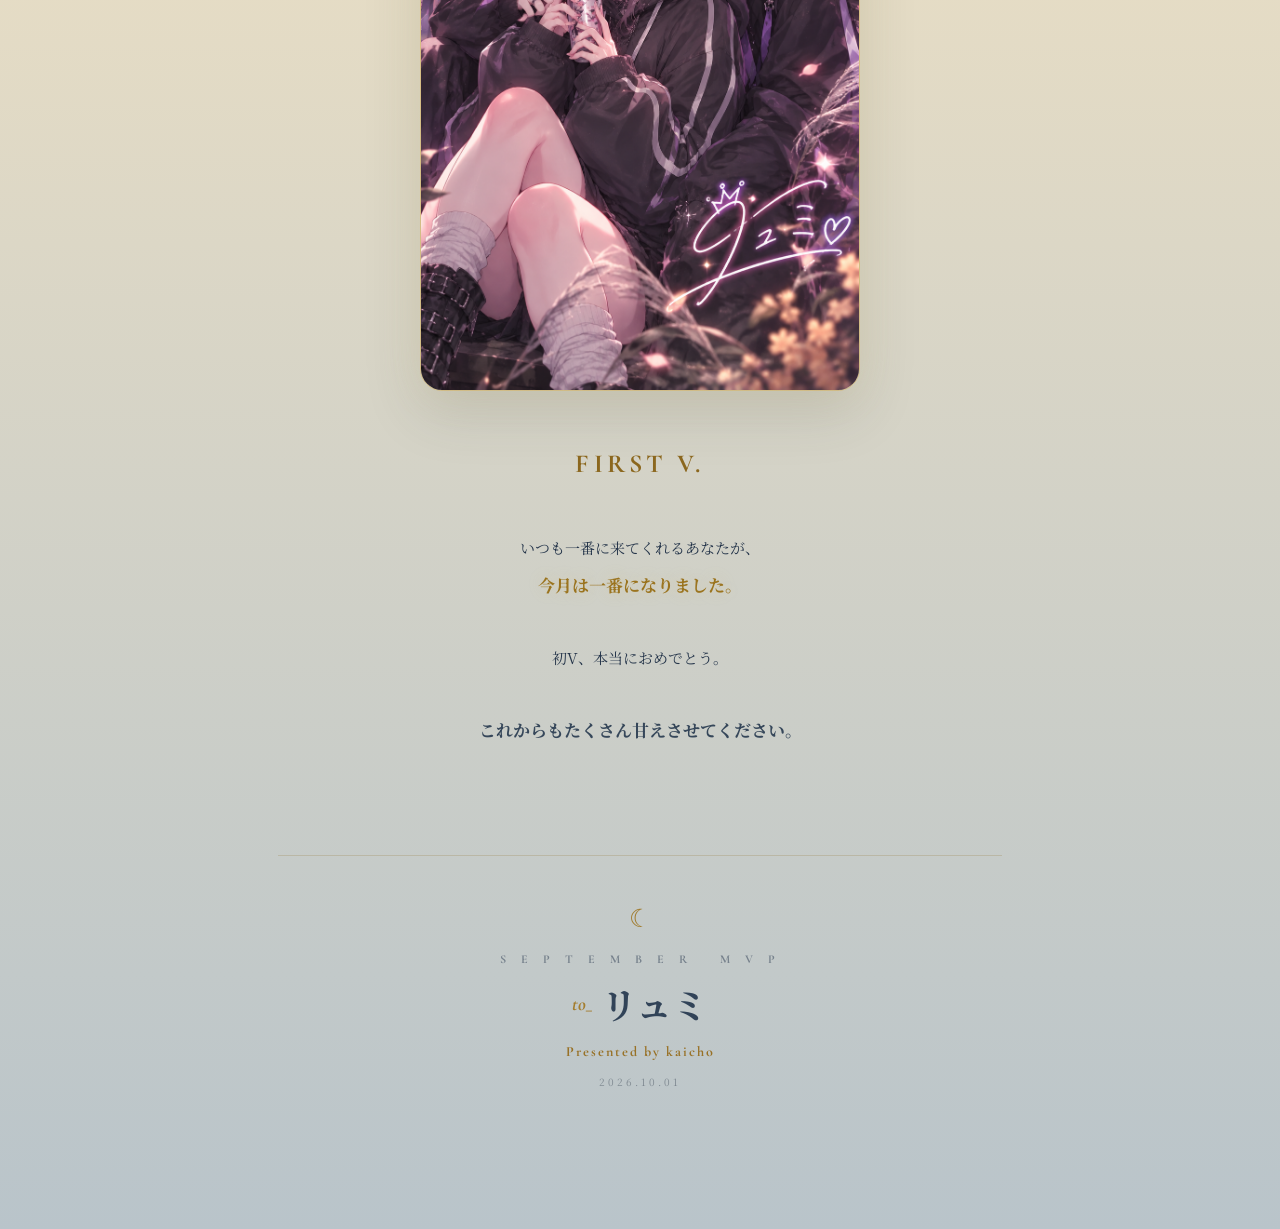
<file: months/2026-09.html>
<!DOCTYPE html>
<html lang="ja">
<head>
<meta charset="UTF-8">
<meta name="viewport" content="width=device-width, initial-scale=1.0">
<title>September's Monthly MVP｜リュミ FIRST V</title>
<link rel="preconnect" href="https://fonts.googleapis.com">
<link rel="preconnect" href="https://fonts.gstatic.com" crossorigin>
<link href="https://fonts.googleapis.com/css2?family=Cormorant+Garamond:wght@500;600;700&family=Noto+Serif+JP:wght@300;500;700&display=swap" rel="stylesheet">
<link rel="stylesheet" href="../css/2026-09.css">
</head>
<body>
<canvas id="moon-canvas"></canvas>
<div class="moon-scene" aria-hidden="true">
  <div class="moon-halo"></div><div class="moon"></div>
  <div class="cloud cloud-a"></div><div class="cloud cloud-b"></div>
  <div class="susuki susuki-left">〽︎〽︎〽︎</div><div class="susuki susuki-right">〽︎〽︎</div>
</div>
<div class="wrapper">
<header class="header">
  <div class="first-badge">🌕 FIRST V 🌕</div>
  <h1>September's Monthly MVP｜リュミ</h1>
  <p class="subtitle">UNDER THE SAME MOON<br><span>— YOU WERE ALWAYS THERE —</span></p>
</header>

<div class="story">初V、おめでとうございます！

りゅみが初見で来たのは、Palmuデビュー1か月目だったはず。

そこからずっと見てくれていたけど、こうして真っ直ぐ推してくれるようになったのは、意外と最近の話です。</div>

<div class="story">配信をつけたら、いつも一番乗り。
10秒以内に駆けつけてくれる。

他のことをしていても絶対に来てくれるし、僕のことを一番に優先してくれているのが、言葉だけじゃなく行動から真っ直ぐ伝わってきます。</div>

<div class="story">先月に引き続き、9月もとても苦しい1か月でした。

それでも、僕が何をしても全部肯定してくれるあなたのおかげで、何とか耐えることができました。</div>

<div class="moon-quote"><span>「まぁ、りゅみが来てくれるし大丈夫かな」</span><small>そう思って、配信をつけることができた日も少なくないです。</small></div>

<div class="story">長年の悩みだった切り抜きも、上手に編集して作ってくれる。

僕が嫌がることは絶対にしない。

モデレーターとしても、僕が何も言わなくても完璧に動いてくれる。

配信者としてだけじゃなく、いろんなところで、いつもあなたに支えられています。</div>

<div class="story center-story">だから早く本調子に戻りたい。

<span class="moon-gold">最高のエンタメで、もっともっとあなたを魅了したい。</span>

そしていつか、
<span class="moon-gold strong">一番上から見える景色をあなたに見せたい。</span></div>

<div class="story">僕を推してくれていることが、りゅみの日常を少しでも幸せにできていたら嬉しいです。

嫌なことがあった日も、しんどかった日も、</div>

<div class="identity-call"><span class="small">そんな日の終わりに</span><strong>「でも今日もかいちょに会えるから」</strong><p>って、それだけで少し楽しみになれるような存在でありたい。</p></div>

<div class="story final-story">あなたが僕にしてくれているように、
<span class="moon-gold strong">僕もあなたの毎日を幸せにしたい。</span></div>

<section class="end">
  <div class="end-image-wrap"><img src="../images/lockscreen09.png" alt="9月月間最優秀賞 リュミ FIRST V"></div>
  <div class="end-text">
    <span class="first-v">FIRST V.</span><br><br>
    いつも一番に来てくれるあなたが、<br><span class="moon-gold strong">今月は一番になりました。</span><br><br>
    初V、本当におめでとう。<br><br>
    <span class="last-line">これからもたくさん甘えさせてください。</span>
  </div>
</section>

<footer class="exclusive-footer">
  <div class="footer-moon">☾</div>
  <p class="footer-title">S E P T E M B E R &nbsp; M V P</p>
  <div class="footer-main"><span class="prefix">to_</span><span class="dynamic-name">リュミ</span></div>
  <p class="footer-sign">Presented by kaicho</p>
  <p class="footer-date">2026.10.01</p>
</footer>
</div>
<script src="../js/2026-09.js"></script>
</body>
</html>
</file>
<file: css/gallery.style.css>
/* ==========================================================================
   ギャラリーページ専用CSS (css/gallery.style.css)
   ========================================================================== */

body {
    margin: 0;
    font-family: "Zen Maru Gothic", sans-serif;
    background: linear-gradient(180deg, #1b82db 0%, #52b1ff 45%, #9be1ff 80%, #e0f5ff 100%);
    background-attachment: fixed;
    color: #1e3a5f;
    min-height: 100vh;
}

.wrapper {
    max-width: 1000px;
    margin: 0 auto;
    padding: 60px 20px;
}

/* ヘッダー */
.header {
    text-align: center;
    margin-bottom: 50px;
}

.v3-badge {
    display: inline-block;
    padding: 6px 20px;
    font-family: "Montserrat", sans-serif;
    font-size: 12px;
    font-weight: 900;
    letter-spacing: 3px;
    color: #e65100;
    background: #fff;
    border-radius: 30px;
    margin-bottom: 18px;
    box-shadow: 0 8px 20px rgba(0, 0, 0, 0.12);
}

.header h1 {
    font-family: "Montserrat", "Zen Maru Gothic", sans-serif;
    font-size: 32px;
    font-weight: 900;
    color: #ffffff;
    letter-spacing: 2px;
    margin: 0;
    text-shadow: 0 4px 12px rgba(12, 60, 110, 0.35);
}

.header .subtitle {
    font-family: "Montserrat", sans-serif;
    font-size: 14px;
    font-weight: 800;
    letter-spacing: 3px;
    color: #ffe082;
    margin-top: 12px;
    text-shadow: 0 2px 6px rgba(0, 0, 0, 0.2);
}

/* グリッドレイアウト */
.gallery-grid {
    display: grid;
    grid-template-columns: repeat(auto-fill, minmax(280px, 1fr));
    gap: 30px;
}

/* カードデザイン */
.card {
    display: flex;
    flex-direction: column;
    background: rgba(255, 255, 255, 0.85);
    backdrop-filter: blur(12px);
    -webkit-backdrop-filter: blur(12px);
    border-radius: 20px;
    border: 2px solid rgba(255, 255, 255, 0.9);
    overflow: hidden;
    text-decoration: none;
    color: inherit;
    box-shadow: 0 15px 35px rgba(10, 60, 120, 0.12);
    transition: transform 0.3s ease, box-shadow 0.3s ease;
}

.card:hover {
    transform: translateY(-8px);
    box-shadow: 0 20px 45px rgba(10, 60, 120, 0.22);
}

.card-image {
    position: relative;
    width: 100%;
    height: 220px;
    background: #e0f2fe;
    overflow: hidden;
}

.card-image img {
    width: 100%;
    height: 100%;
    object-fit: cover;
    transition: transform 0.4s ease;
}

.card:hover .card-image img {
    transform: scale(1.05);
}

/* ダミー画像用 */
.placeholder-img {
    width: 100%;
    height: 100%;
    display: flex;
    align-items: center;
    justify-content: center;
    font-family: "Montserrat", sans-serif;
    font-weight: 900;
    font-size: 24px;
    color: #90caf9;
    background: #e3f2fd;
}

.month-badge {
    position: absolute;
    top: 12px;
    right: 12px;
    background: rgba(13, 43, 69, 0.8);
    color: #fff;
    font-family: "Montserrat", sans-serif;
    font-size: 11px;
    font-weight: 800;
    padding: 4px 12px;
    border-radius: 20px;
    letter-spacing: 1px;
}

.card-content {
    padding: 20px;
    display: flex;
    flex-direction: column;
    flex-grow: 1;
}

.tag {
    font-family: "Montserrat", sans-serif;
    font-size: 11px;
    font-weight: 900;
    color: #e65100;
    letter-spacing: 1px;
    margin-bottom: 6px;
}

.card-title {
    font-size: 16px;
    font-weight: 700;
    color: #1a365d;
    margin: 0 0 8px 0;
    line-height: 1.4;
}

.card-desc {
    font-size: 12px;
    color: #546e7a;
    margin: 0 0 16px 0;
    line-height: 1.5;
    flex-grow: 1;
}

.btn-view {
    font-family: "Montserrat", sans-serif;
    font-size: 12px;
    font-weight: 800;
    color: #1565c0;
    margin-top: auto;
}

/* フッター */
.footer {
    margin-top: 80px;
    text-align: center;
}

.footer-sign {
    font-family: "Montserrat", sans-serif;
    font-size: 13px;
    font-weight: 700;
    color: #ffffff;
    letter-spacing: 2px;
    text-shadow: 0 2px 4px rgba(0, 0, 0, 0.2);
}
</file>
<file: css/2026-05.css>
@import url('https://fonts.googleapis.com/css2?family=Noto+Serif+JP:wght=200;400;700&display=swap');

*{
  margin:0;
  padding:0;
  box-sizing:border-box;
}

html{
  scroll-behavior:smooth;
}

body{
  background:#050505;
  color:#f6f1e7;
  font-family:'Noto Serif JP',serif;
  overflow-x:hidden;
  /* ★行間を 2.2 から 1.6 に狭めて見やすく調整 */
  line-height:1.6;
  letter-spacing:.04em;
}

canvas{
  position:fixed;
  inset:0;
  z-index:-3;
}

.overlay{
  position:fixed;
  inset:0;
  background:
  radial-gradient(circle at center,
  transparent 0%,
  rgba(0,0,0,.45) 70%,
  rgba(0,0,0,.85) 100%);
  pointer-events:none;
  z-index:-2;
}

.hero{
  min-height:100vh;
  display:flex;
  align-items:center;
  justify-content:center;
  position:relative;
  padding:0 8vw;
}

.hero-inner{
  text-align:center;
}

.popup{
  position:absolute;
  top:80px;
  background:rgba(255,255,255,.06);
  border:1px solid rgba(255,255,255,.1);
  border-radius:18px;
  padding:16px 24px;
  backdrop-filter:blur(12px);
  opacity:0;
  transform:translateY(-20px);
  animation:popup 4s forwards;
}

.dot{
  width:10px;
  height:10px;
  background:#ffe28a;
  border-radius:50%;
  display:inline-block;
  margin-right:10px;
}

@keyframes popup{
  0%{
    opacity:0;
    transform:translateY(-20px);
  }
  15%{
    opacity:1;
    transform:translateY(0);
  }
  85%{
    opacity:1;
    transform:translateY(0);
  }
  100%{
    opacity:0;
    transform:translateY(0);
  }
}

h1{
  font-size:clamp(3rem,10vw,7rem);

  background:linear-gradient(
  90deg,
  #8a6a2a,
  #fff1b3,
  #b68a35,
  #fff1b3,
  #8a6a2a
  );

  -webkit-background-clip:text;
  -webkit-text-fill-color:transparent;

  margin-bottom:20px;
}

.subtitle{
  opacity:.7;
  font-size:1rem;
  letter-spacing:4px;
}

.section{
  min-height:100vh;
  display:flex;
  align-items:center;
  justify-content:center;
  padding:16vh 8vw;
}

.text-block{
  max-width:860px;
}

/* ★文章ごとの間隔が詰まりすぎないよう、段落の下に少し余白を追加 */
.text-block p{
  font-size:clamp(1.1rem,3vw,2rem);
  margin-bottom:1.5rem; 
}
.text-block p:last-child {
  margin-bottom: 0;
}

.big{
  font-size:clamp(1.8rem,5vw,4rem);
  line-height:1.4;
}

.image-section{
  padding-top:0;
}

.main-image{
  width:min(88vw,700px);
  border-radius:26px;
  opacity:.94;
}

.dark{
  background:#000;
}

.return-section{
  background:#000;
}

.climax{
  position:relative;
  opacity:1;
  transform:none;
  animation:none;
  font-size:clamp(1rem,3vw,1.5rem);
}

.center{
  text-align:center;
}

.ending{
  min-height:100vh;
  background:#000;
  display:flex;
  align-items:center;
  justify-content:center;
  padding:0 8vw;
}

.ending-text{
  max-width:900px;
  text-align:center;
}

.ending-text p{
  font-size:clamp(1.4rem,4vw,3rem);
}

footer{
  min-height:100vh;
  display:flex;
  flex-direction:column;
  align-items:center;
  justify-content:center;
  text-align:center;
  padding:0 8vw;
}

footer h2{
  font-size:clamp(3rem,8vw,5rem);
  margin-bottom:20px;
}

footer h3{
  margin-top:20px;
  font-size:clamp(2rem,5vw,3rem);
}

.reveal{
  opacity:0;
  transform:translateY(30px);
  transition:2s ease;
}

.reveal.show{
  opacity:1;
  transform:translateY(0);
}

/* ★最後の「からあげ棒」用の美しい虹色グラデーション */
.rainbow-text {
  background: linear-gradient(
    linear,
    left top,
    right top,
    from(#ff3366),
    to(#ff9933),
    to(#33ccff),
    to(#9933ff),
    to(#ff3366)
  );
  background: linear-gradient(
    90deg,
    #ff3366,
    #ff9933,
    #33ccff,
    #9933ff,
    #ff3366
  );
  -webkit-background-clip: text;
  -webkit-text-fill-color: transparent;
  background-size: 200% auto;
  animation: rainbowMove 6s linear infinite; /* ゆるやかに虹色が動くで */
}

@keyframes rainbowMove {
  0% { background-position: 0% center; }
  100% { background-position: 200% center; }
}

@media(max-width:768px){
  .popup{
    width:90%;
    left:5%;
    text-align:center;
  }
}
</file>
<file: css/2026-06.css>
/* ==========================================================================
   新コンセプト：夏・花火・涼感 プレミアムカスタムCSS（画像最適化版）
   ========================================================================== */

body {
    margin: 0;
    font-family: "Noto Serif JP", serif;
    background: radial-gradient(circle at center, #0a1128 0%, #02040a 100%);
    color: #fff;
    overflow-x: hidden;
}

#fireworks {
    position: fixed;
    inset: 0;
    pointer-events: none;
    z-index: 1;
}

.wrapper {
    max-width: 760px;
    margin: 0 auto;
    padding: 60px 18px;
    position: relative;
    z-index: 10;
}

.header {
    text-align: center;
    margin-bottom: 60px;
}

.header h1 {
    font-family: "Montserrat", "Noto Serif JP", serif;
    font-size: 28px;
    font-weight: 700;
    color: #fff;
    letter-spacing: 4px;
    text-shadow: 
        0 0 10px #00f0ff,
        0 0 20px #b967ff,
        0 0 40px rgba(0, 240, 255, 0.4);
}

.story {
    margin: 40px 0;
    padding: 30px 28px;
    background: rgba(5, 10, 25, 0.65);
    backdrop-filter: blur(20px);
    -webkit-backdrop-filter: blur(20px);
    border-radius: 16px;
    border: 1px solid rgba(0, 240, 255, 0.15);
    box-shadow: 
        0 20px 50px rgba(0, 0, 0, 0.6),
        inset 0 0 20px rgba(0, 240, 255, 0.03);
    white-space: pre-wrap;
    line-height: 2.3;
    font-size: 15px;
    letter-spacing: 0.09em;
    font-weight: 400;
}

/* スクショ画像用デザイン（スマートフォンの画面比率に最適化） */
.card {
    border-radius: 16px;
    overflow: hidden;
    border: 1px solid rgba(0, 240, 255, 0.2);
    background: rgba(0, 0, 0, 0.4);
    box-shadow: 0 15px 40px rgba(0,0,0,0.5);
    margin: 45px auto;
    max-width: 400px; /* 縦長スクショが間延びしないベストサイズ */
    transition: transform 0.4s cubic-bezier(0.16, 1, 0.3, 1), border-color 0.4s ease, box-shadow 0.4s ease;
}

.card:hover {
    transform: translateY(-4px);
    border-color: #00f0ff;
    box-shadow: 
        0 25px 50px rgba(0, 0, 0, 0.7),
        0 0 25px rgba(0, 240, 255, 0.3);
}

.card img {
    width: 100%;
    display: block;
    height: auto;
}

/* クライマックスのロック画面画像用コンテナ */
.end {
    margin-top: 100px;
    text-align: center;
}

.end-image-wrap {
    width: 100%;
    max-width: 420px;
    margin: 0 auto;
    border-radius: 24px;
    overflow: hidden;
    border: 1px solid rgba(185, 103, 255, 0.3);
    box-shadow: 
        0 0 40px rgba(185, 103, 255, 0.25),
        0 20px 60px rgba(0, 0, 0, 0.8);
    transition: transform 0.5s ease;
}

.end-image-wrap:hover {
    transform: scale(1.02);
    border-color: #b967ff;
    box-shadow: 0 0 50px rgba(185, 103, 255, 0.5);
}

.end-image-wrap img {
    width: 100%;
    display: block;
    height: auto;
}

.end-text {
    margin-top: 50px;
    font-size: 15px;
    line-height: 2.5;
    letter-spacing: 0.08em;
}

.glow {
    color: #fff;
    font-weight: 700;
    font-size: 20px;
    text-shadow: 
        0 0 10px #00f0ff,
        0 0 25px #b967ff;
}

.vague-glow {
    color: #fff;
    font-weight: 700;
    text-shadow: 0 0 8px rgba(0, 240, 255, 0.5);
    animation: coolPulse 4s infinite ease-in-out;
}

@keyframes coolPulse {
    0%, 100% { text-shadow: 0 0 8px rgba(0, 240, 255, 0.5); opacity: 0.9; }
    50% { text-shadow: 0 0 15px #00f0ff, 0 0 25px #b967ff; opacity: 1; }
}

.reveal {
    opacity: 0;
    transform: translateY(50px);
    transition: opacity 1.4s cubic-bezier(0.215, 0.610, 0.355, 1), transform 1.4s cubic-bezier(0.215, 0.610, 0.355, 1);
}

.reveal.show {
    opacity: 1;
    transform: translateY(0);
}

/* ==========================================================================
   からあげちゃん専用：涼夏ネオンリフレクション・フッターCSS
   ========================================================================== */

.exclusive-footer {
    margin-top: 140px;
    padding-top: 40px;
    padding-bottom: 60px;
    text-align: center;
    position: relative;
}

/* 水面に映る花火の光のような、涼しげなグラデーションライン */
.footer-neon-line {
    width: 60px;
    height: 2px;
    margin: 0 auto 50px auto;
    background: linear-gradient(90deg, transparent, #00f0ff, #b967ff, transparent);
    box-shadow: 0 0 10px #00f0ff;
}

.footer-wrap {
    display: inline-block;
}

/* 控えめで洗練された大人のフォント感 */
.footer-title {
    font-family: "Montserrat", sans-serif;
    font-size: 14px;
    font-weight: 300;
    color: #8a99ad;
    letter-spacing: 8px;
    margin: 0 0 20px 0;
    text-transform: uppercase;
    opacity: 0.7;
}

/* 「からあげちゃん」の名前を極上のアクアネオンで包む */
.footer-main {
    font-size: 38px;
    font-weight: 700;
    letter-spacing: 2px;
    color: #fff;
    margin: 0 0 25px 0;
    display: flex;
    align-items: center;
    justify-content: center;
}

/* 名前の前につけるスタイリッシュなアクセント */
.footer-main .prefix {
    font-family: "Montserrat", sans-serif;
    font-size: 20px;
    font-weight: 300;
    color: #00f0ff;
    margin-right: 12px;
    font-style: italic;
    text-shadow: 0 0 8px rgba(0, 240, 255, 0.6);
}

/* 線香花火のように優しく揺らめく文字発光 */
.footer-main .dynamic-name {
    text-shadow: 
        0 0 12px #00f0ff,
        0 0 25px rgba(185, 103, 255, 0.5);
    animation: fireworkGlow 4s infinite ease-in-out;
}

.footer-sign {
    font-family: "Montserrat", sans-serif;
    font-size: 15px;
    font-weight: 400;
    color: #fff;
    letter-spacing: 3px;
    margin: 0 0 8px 0;
    opacity: 0.9;
}

.footer-date {
    font-family: "Montserrat", sans-serif;
    font-size: 12px;
    color: #52637a;
    letter-spacing: 4px;
    margin: 0;
}

/* 静かに息をするように明滅する新アニメーション */
@keyframes fireworkGlow {
    0%, 100% {
        text-shadow: 0 0 10px #00f0ff, 0 0 20px rgba(185, 103, 255, 0.4);
        transform: scale(1);
    }
    50% {
        text-shadow: 0 0 18px #00f0ff, 0 0 35px #b967ff;
        transform: scale(1.02);
    }
}

@keyframes shineFlow {
    0% { background-position: 0% center; }
    100% { background-position: 200% center; }
}
</file>
<file: css/2026-07.css>
/* ==========================================================================
   7月真夏仕様：青空＆ひまわり舞い散る爽やかサマーCSS
   ========================================================================== */

body {
    margin: 0;
    font-family: "Zen Maru Gothic", sans-serif;
    /* 真夏の眩しい青空グラデーション */
    background: linear-gradient(180deg, #1b82db 0%, #52b1ff 45%, #9be1ff 80%, #e0f5ff 100%);
    background-attachment: fixed;
    color: #1e3a5f;
    overflow-x: hidden;
}

#himawari-canvas {
    position: fixed;
    inset: 0;
    pointer-events: none;
    z-index: 2;
}

/* ぽっかり浮かぶ夏雲（背景） */
.sky-cloud {
    position: fixed;
    background: rgba(255, 255, 255, 0.45);
    border-radius: 100px;
    pointer-events: none;
    z-index: 1;
    filter: blur(10px);
}

.cloud-1 {
    width: 300px;
    height: 100px;
    top: 10%;
    left: -50px;
    animation: floatCloud 25s infinite linear;
}

.cloud-2 {
    width: 450px;
    height: 140px;
    top: 35%;
    right: -100px;
    animation: floatCloudReverse 35s infinite linear;
}

@keyframes floatCloud {
    0% { transform: translateX(0); }
    100% { transform: translateX(110vw); }
}

@keyframes floatCloudReverse {
    0% { transform: translateX(0); }
    100% { transform: translateX(-110vw); }
}

.wrapper {
    max-width: 760px;
    margin: 0 auto;
    padding: 60px 18px;
    position: relative;
    z-index: 10;
}

.header {
    text-align: center;
    margin-bottom: 60px;
}

.v3-badge {
    display: inline-block;
    padding: 6px 20px;
    font-family: "Montserrat", sans-serif;
    font-size: 12px;
    font-weight: 900;
    letter-spacing: 3px;
    color: #e65100;
    background: #fff;
    border-radius: 30px;
    margin-bottom: 18px;
    box-shadow: 0 8px 20px rgba(0, 0, 0, 0.12);
}

.header h1 {
    font-family: "Montserrat", "Zen Maru Gothic", sans-serif;
    font-size: 30px;
    font-weight: 900;
    color: #ffffff;
    letter-spacing: 3px;
    margin: 0;
    text-shadow: 0 4px 12px rgba(12, 60, 110, 0.35);
}

.header .subtitle {
    font-family: "Montserrat", sans-serif;
    font-size: 12px;
    font-weight: 800;
    letter-spacing: 5px;
    color: #ffe082;
    margin-top: 12px;
    text-shadow: 0 2px 6px rgba(0, 0, 0, 0.2);
}

.story {
    margin: 36px 0;
    padding: 32px 28px;
    /* 白のガラスモーフィズムで可読性最高に */
    background: rgba(255, 255, 255, 0.82);
    backdrop-filter: blur(12px);
    -webkit-backdrop-filter: blur(12px);
    border-radius: 20px;
    border: 2px solid rgba(255, 255, 255, 0.9);
    box-shadow: 0 15px 35px rgba(10, 60, 120, 0.12);
    white-space: pre-wrap;
    line-height: 2.3;
    font-size: 15.5px;
    letter-spacing: 0.05em;
    font-weight: 700;
    color: #1a365d;
    word-break: break-word;
    overflow-wrap: anywhere;
}

.identity-call {
    background: rgba(255, 248, 225, 0.92);
    border: 2px solid #ffe082;
    text-align: center;
}

/* クライマックスの画像枠 */
.end {
    margin-top: 90px;
    text-align: center;
}

.end-image-wrap {
    width: 100%;
    max-width: 420px;
    margin: 0 auto;
    border-radius: 24px;
    overflow: hidden;
    border: 4px solid #ffffff;
    box-shadow: 0 20px 40px rgba(10, 50, 100, 0.25);
    transition: transform 0.4s ease;
}

.end-image-wrap:hover {
    transform: scale(1.03);
}

.end-image-wrap img {
    width: 100%;
    display: block;
    height: auto;
}

.end-text {
    margin-top: 45px;
    font-size: 16px;
    line-height: 2.4;
    font-weight: 700;
    color: #0d2b45;
}

/* アクセントカラー */
.sun-glow {
    color: #d84315;
    font-weight: 900;
    font-size: 18px;
    background: linear-gradient(transparent 65%, #ffe082 65%);
}

.vivid-orange {
    color: #e65100;
    font-weight: 900;
    font-size: 18px;
}

.reveal {
    opacity: 0;
    transform: translateY(40px);
    transition: opacity 1.2s ease, transform 1.2s ease;
}

.reveal.show {
    opacity: 1;
    transform: translateY(0);
}

/* フッター */
.exclusive-footer {
    margin-top: 120px;
    padding-top: 40px;
    padding-bottom: 60px;
    text-align: center;
}

.footer-sun-line {
    width: 80px;
    height: 3px;
    margin: 0 auto 40px auto;
    background: #ffb300;
    border-radius: 2px;
}

.footer-title {
    font-family: "Montserrat", sans-serif;
    font-size: 13px;
    font-weight: 800;
    color: #ffffff;
    letter-spacing: 6px;
    margin: 0 0 15px 0;
    text-shadow: 0 2px 4px rgba(0, 0, 0, 0.2);
}

.footer-main {
    font-size: 38px;
    font-weight: 900;
    color: #0d2b45;
    margin: 0 0 20px 0;
    display: flex;
    align-items: center;
    justify-content: center;
}

.footer-main .prefix {
    font-family: "Montserrat", sans-serif;
    font-size: 20px;
    font-weight: 400;
    color: #1e88e5;
    margin-right: 10px;
    font-style: italic;
}

.footer-main .dynamic-name {
    color: #e65100;
    text-shadow: 0 2px 10px rgba(255, 179, 0, 0.4);
}

.footer-sign {
    font-family: "Montserrat", sans-serif;
    font-size: 14px;
    font-weight: 700;
    color: #1565c0;
    letter-spacing: 2px;
    margin: 0 0 6px 0;
}

.footer-date {
    font-family: "Montserrat", sans-serif;
    font-size: 12px;
    color: #546e7a;
    letter-spacing: 3px;
    margin: 0;
}
</file>
<file: css/2026-08.css>
/* ==========================================================================
   8月仕様：エモ・ナイトスカイ ＆ シアン流星エフェクトCSS (css/2026-08.css)
   ========================================================================== */

body {
    margin: 0;
    font-family: "Noto Serif JP", serif;
    background: radial-gradient(circle at top, #0b1d3a, #020617);
    color: #e2e8f0;
    overflow-x: hidden;
}

#star-canvas {
    position: fixed;
    inset: 0;
    pointer-events: none;
    z-index: 1;
}

.wrapper {
    max-width: 760px;
    margin: 0 auto;
    padding: 60px 18px;
    position: relative;
    z-index: 10;
}

.header {
    text-align: center;
    margin-bottom: 50px;
}

.v2-badge {
    display: inline-block;
    padding: 6px 20px;
    font-family: "Montserrat", sans-serif;
    font-size: 12px;
    font-weight: 900;
    letter-spacing: 3px;
    color: #020617;
    background: #38bdf8;
    border-radius: 30px;
    margin-bottom: 18px;
    box-shadow: 0 0 20px rgba(56, 189, 248, 0.5);
}

.header h1 {
    font-family: "Montserrat", "Noto Serif JP", serif;
    font-size: 28px;
    font-weight: 700;
    color: #ffffff;
    letter-spacing: 2px;
    margin: 0;
    text-shadow: 0 0 15px rgba(56, 189, 248, 0.6);
}

.header .subtitle {
    font-family: "Montserrat", sans-serif;
    font-size: 12px;
    font-weight: 800;
    letter-spacing: 4px;
    color: #94a3b8;
    margin-top: 12px;
}

.story {
    margin: 36px 0;
    padding: 30px 26px;
    background: rgba(15, 23, 42, 0.75);
    backdrop-filter: blur(16px);
    -webkit-backdrop-filter: blur(16px);
    border-radius: 18px;
    border: 1px solid rgba(56, 189, 248, 0.25);
    box-shadow: 0 20px 45px rgba(0, 0, 0, 0.6), inset 0 0 20px rgba(56, 189, 248, 0.05);
    white-space: pre-wrap;
    line-height: 2.3;
    font-size: 15px;
    letter-spacing: 0.08em;
    font-weight: 300;
    word-break: break-word;
    overflow-wrap: anywhere;
}

.identity-call {
    background: rgba(15, 23, 42, 0.9);
    border: 1px solid rgba(56, 189, 248, 0.5);
    text-align: center;
}

.glow {
    color: #ffffff;
    font-weight: 700;
    font-size: 18px;
    text-shadow: 0 0 10px #38bdf8, 0 0 20px #0284c7;
}

.deep-glow {
    color: #38bdf8;
    font-weight: 700;
    text-shadow: 0 0 12px rgba(56, 189, 248, 0.8);
}

.vivid-cyan {
    color: #38bdf8;
    font-weight: 700;
    font-size: 18px;
}

.vague-glow {
    color: #ffffff;
    font-weight: 700;
    animation: vaguePulse 3.5s infinite ease-in-out;
}

@keyframes vaguePulse {
    0%, 100% {
        text-shadow: 0 0 5px rgba(56, 189, 248, 0.5);
        opacity: 0.9;
    }
    50% {
        text-shadow: 0 0 15px #38bdf8, 0 0 25px #0284c7;
        opacity: 1;
    }
}

/* 画像セクション */
.end {
    margin-top: 80px;
    text-align: center;
}

.end-image-wrap {
    width: 100%;
    max-width: 440px;
    margin: 0 auto;
    border-radius: 20px;
    overflow: hidden;
    border: 1px solid rgba(56, 189, 248, 0.4);
    box-shadow: 0 0 50px rgba(56, 189, 248, 0.25);
    transition: transform 0.4s ease;
}

.end-image-wrap:hover {
    transform: scale(1.02);
}

.end-image-wrap img {
    width: 100%;
    display: block;
    height: auto;
}

.end-text {
    margin-top: 40px;
    font-size: 15px;
    line-height: 2.4;
    font-weight: 300;
    color: #f1f5f9;
}

.reveal {
    opacity: 0;
    transform: translateY(40px);
    transition: opacity 1.4s ease, transform 1.4s ease;
}

.reveal.show {
    opacity: 1;
    transform: translateY(0);
}

/* フッター */
.exclusive-footer {
    margin-top: 100px;
    padding-top: 40px;
    padding-bottom: 60px;
    text-align: center;
}

.footer-cyan-line {
    width: 60px;
    height: 2px;
    margin: 0 auto 30px auto;
    background: #38bdf8;
    box-shadow: 0 0 10px #38bdf8;
}

.footer-title {
    font-family: "Montserrat", sans-serif;
    font-size: 12px;
    font-weight: 800;
    color: #94a3b8;
    letter-spacing: 6px;
    margin: 0 0 15px 0;
}

.footer-main {
    font-size: 36px;
    font-weight: 700;
    color: #ffffff;
    margin: 0 0 15px 0;
    display: flex;
    align-items: center;
    justify-content: center;
}

.footer-main .prefix {
    font-family: "Montserrat", sans-serif;
    font-size: 18px;
    font-weight: 400;
    color: #38bdf8;
    margin-right: 10px;
    font-style: italic;
}

.footer-main .dynamic-name {
    color: #ffffff;
    text-shadow: 0 0 15px rgba(56, 189, 248, 0.7);
}

.footer-sign {
    font-family: "Montserrat", sans-serif;
    font-size: 13px;
    font-weight: 700;
    color: #38bdf8;
    letter-spacing: 2px;
    margin: 0 0 6px 0;
}

.footer-date {
    font-family: "Montserrat", sans-serif;
    font-size: 11px;
    color: #64748b;
    letter-spacing: 3px;
    margin: 0;
}
</file>
<file: css/2026-09.css>
:root {
  --ink: #26364b;
  --night: #263d59;
  --blue: #7892ad;
  --moon: #fff4c9;
  --gold: #d5ad55;
  --paper: rgba(255, 251, 236, 0.78);
  --line: rgba(202, 166, 86, 0.38);
}

* {
  box-sizing: border-box;
}

html {
  scroll-behavior: smooth;
}

body {
  margin: 0;
  font-family: "Noto Serif JP", serif;
  color: var(--ink);
  background: linear-gradient(180deg, #b9cada 0%, #dce4e6 18%, #f4edda 48%, #e5dcc5 72%, #b9c4ca 100%);
  overflow-x: hidden;
  min-height: 100vh;
}

body:before {
  content: "";
  position: fixed;
  inset: 0;
  background: radial-gradient(circle at 50% 11%, rgba(255, 249, 213, .8), transparent 27%), linear-gradient(180deg, rgba(255, 255, 255, .16), rgba(38, 61, 89, .10));
  pointer-events: none;
  z-index: 0;
}

/* z-index を 2 に変更して粒子をしっかり見える前面に移動 */
#moon-canvas {
  position: fixed;
  inset: 0;
  z-index: 2;
  pointer-events: none;
}

.moon-scene {
  position: fixed;
  inset: 0;
  z-index: 1;
  pointer-events: none;
  overflow: hidden;
}

.moon {
  position: absolute;
  width: 210px;
  height: 210px;
  border-radius: 50%;
  left: 50%;
  top: 70px;
  transform: translateX(-50%);
  background: radial-gradient(circle at 38% 34%, #fffdf0 0 15%, #fff4c9 48%, #efd58b 100%);
  box-shadow: 0 0 35px rgba(255, 244, 201, .9), 0 0 100px rgba(255, 239, 175, .55);
}

.moon:after {
  content: "";
  position: absolute;
  inset: 25px;
  border-radius: 50%;
  background: radial-gradient(circle at 30% 40%, rgba(179, 153, 98, .12) 0 7%, transparent 8%), radial-gradient(circle at 67% 58%, rgba(179, 153, 98, .10) 0 10%, transparent 11%), radial-gradient(circle at 58% 25%, rgba(179, 153, 98, .08) 0 6%, transparent 7%);
}

.moon-halo {
  position: absolute;
  width: 330px;
  height: 330px;
  left: 50%;
  top: 10px;
  transform: translateX(-50%);
  border-radius: 50%;
  background: radial-gradient(circle, rgba(255, 248, 212, .33), transparent 67%);
  filter: blur(10px);
}

.cloud {
  position: absolute;
  height: 26px;
  width: 240px;
  border-radius: 50%;
  background: rgba(255, 255, 255, .22);
  filter: blur(8px);
}

.cloud-a {
  top: 175px;
  left: -40px;
  animation: cloudMove 34s linear infinite;
}

.cloud-b {
  top: 255px;
  right: -100px;
  width: 310px;
  opacity: .65;
  animation: cloudMove2 46s linear infinite;
}

@keyframes cloudMove {
  to {
    transform: translateX(calc(100vw + 320px));
  }
}

@keyframes cloudMove2 {
  to {
    transform: translateX(calc(-100vw - 420px));
  }
}

.susuki {
  position: absolute;
  bottom: -22px;
  color: rgba(70, 73, 62, .22);
  font-size: 120px;
  letter-spacing: -35px;
  transform: rotate(-8deg);
  font-family: serif;
}

.susuki-left {
  left: -20px;
}

.susuki-right {
  right: -15px;
  transform: scaleX(-1) rotate(-8deg);
}

.wrapper {
  max-width: 760px;
  margin: 0 auto;
  padding: 72px 18px 70px;
  position: relative;
  z-index: 10;
}

.header {
  text-align: center;
  margin-bottom: 68px;
  padding-top: 185px;
}

.first-badge {
  display: inline-block;
  padding: 7px 22px;
  border: 1px solid rgba(139, 106, 36, .45);
  background: rgba(255, 250, 230, .72);
  border-radius: 30px;
  font-family: "Cormorant Garamond", serif;
  font-weight: 700;
  letter-spacing: 3px;
  color: #86651e;
  box-shadow: 0 8px 28px rgba(91, 73, 36, .12);
}

.header h1 {
  font-size: 27px;
  line-height: 1.55;
  margin: 20px 0 0;
  color: #293c51;
  text-shadow: 0 1px 0 rgba(255, 255, 255, .8);
}

.subtitle {
  font-family: "Cormorant Garamond", serif;
  font-size: 16px;
  font-weight: 700;
  letter-spacing: 4px;
  color: #6e5a31;
  line-height: 1.7;
}

.subtitle span {
  font-size: 12px;
  letter-spacing: 3px;
  color: #788491;
}

.story, .moon-quote, .identity-call {
  margin: 34px 0;
  padding: 30px 27px;
  border-radius: 18px;
  background: var(--paper);
  border: 1px solid rgba(255, 255, 255, .75);
  box-shadow: 0 16px 40px rgba(54, 63, 70, .12), inset 0 0 0 1px rgba(201, 166, 87, .12);
  backdrop-filter: blur(12px);
  -webkit-backdrop-filter: blur(12px);
}

.story {
  white-space: pre-wrap;
  line-height: 2.25;
  font-size: 15px;
  letter-spacing: .055em;
  font-weight: 300;
}

.center-story {
  text-align: center;
}

.moon-gold {
  color: #9b741f;
  font-weight: 700;
  text-shadow: 0 0 16px rgba(221, 185, 98, .28);
}

.strong {
  font-size: 17px;
}

.moon-quote {
  text-align: center;
  padding: 46px 24px;
  background: linear-gradient(145deg, rgba(255, 253, 239, .92), rgba(244, 234, 203, .78));
  border-color: var(--line);
}

.moon-quote span {
  display: block;
  font-size: 19px;
  font-weight: 700;
  line-height: 1.9;
  color: #76571d;
  text-shadow: 0 0 18px rgba(226, 192, 105, .38);
}

.moon-quote small {
  display: block;
  margin-top: 20px;
  font-size: 13px;
  line-height: 2;
  color: #596575;
}

.identity-call {
  text-align: center;
  padding: 48px 24px;
  background: rgba(255, 250, 230, .87);
  border: 1px solid rgba(206, 167, 76, .42);
}

.identity-call .small {
  display: block;
  font-size: 12px;
  letter-spacing: .18em;
  color: #77818c;
  margin-bottom: 17px;
}

.identity-call strong {
  display: block;
  font-size: 21px;
  line-height: 1.8;
  color: #8c681f;
  text-shadow: 0 0 18px rgba(218, 181, 86, .35);
}

.identity-call p {
  font-size: 14px;
  line-height: 2.2;
  margin: 22px 0 0;
}

.final-story {
  text-align: center;
  font-size: 16px;
}

.end {
  margin-top: 88px;
  text-align: center;
}

.end-image-wrap {
  width: 100%;
  max-width: 440px;
  margin: 0 auto;
  border-radius: 22px;
  overflow: hidden;
  border: 1px solid rgba(204, 166, 75, .52);
  box-shadow: 0 20px 55px rgba(62, 65, 61, .18), 0 0 38px rgba(255, 240, 184, .30);
}

.end-image-wrap img {
  width: 100%;
  display: block;
  height: auto;
}

.end-text {
  margin-top: 42px;
  font-size: 15px;
  line-height: 2.35;
}

.first-v {
  font-family: "Cormorant Garamond", serif;
  font-size: 26px;
  letter-spacing: .16em;
  font-weight: 700;
  color: #8b671e;
}

.last-line {
  font-weight: 700;
  color: #36475a;
  font-size: 17px;
}

.reveal {
  opacity: 0;
  transform: translateY(34px);
  transition: opacity 1.25s ease, transform 1.25s ease;
}

.reveal.show {
  opacity: 1;
  transform: none;
}

.exclusive-footer {
  text-align: center;
  margin-top: 105px;
  padding: 42px 0 60px;
  border-top: 1px solid rgba(148, 118, 54, .23);
}

.footer-moon {
  font-size: 25px;
  color: #a17b2c;
  margin-bottom: 18px;
}

.footer-title {
  font-family: "Cormorant Garamond", serif;
  font-size: 12px;
  font-weight: 700;
  letter-spacing: 6px;
  color: #76818c;
}

.footer-main {
  display: flex;
  align-items: center;
  justify-content: center;
  margin: 12px 0;
  font-size: 36px;
  font-weight: 700;
}

.prefix {
  font-family: "Cormorant Garamond", serif;
  font-size: 19px;
  color: #a47d2e;
  margin-right: 8px;
  font-style: italic;
}

.dynamic-name {
  color: #314358;
}

.footer-sign {
  font-family: "Cormorant Garamond", serif;
  font-size: 14px;
  font-weight: 700;
  letter-spacing: 2px;
  color: #987126;
}

.footer-date {
  font-size: 10px;
  letter-spacing: 3px;
  color: #7f8991;
}

@media(max-width:600px) {
  .wrapper {
    padding: 45px 14px 55px;
  }
  .header {
    padding-top: 165px;
  }
  .moon {
    width: 175px;
    height: 175px;
    top: 60px;
  }
  .moon-halo {
    width: 280px;
    height: 280px;
  }
  .header h1 {
    font-size: 22px;
  }
  .story {
    padding: 25px 20px;
    font-size: 14px;
    line-height: 2.2;
  }
  .moon-quote span {
    font-size: 17px;
  }
  .identity-call strong {
    font-size: 18px;
  }
  .susuki {
    font-size: 80px;
  }
}

@media(prefers-reduced-motion:reduce) {
  .cloud {
    animation: none;
  }
  .reveal {
    opacity: 1;
    transform: none;
    transition: none;
  }
}
</file>
